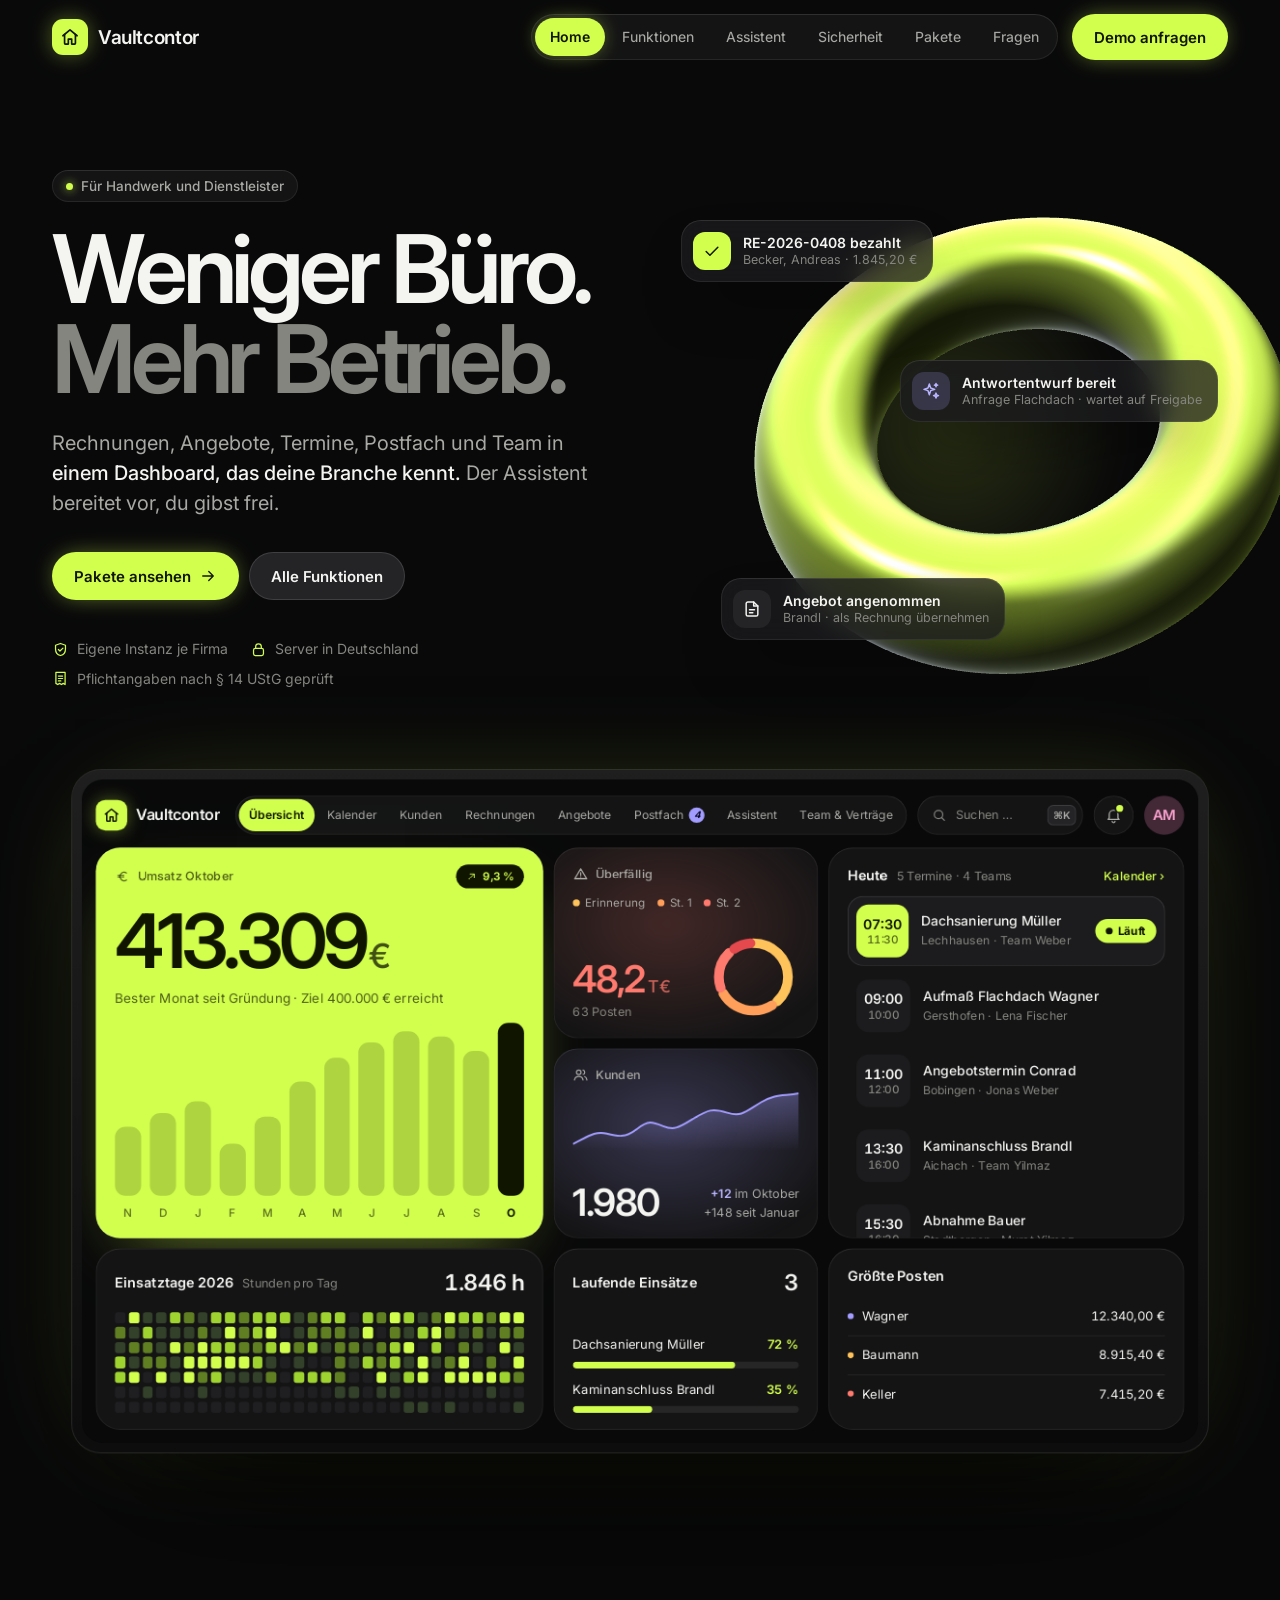
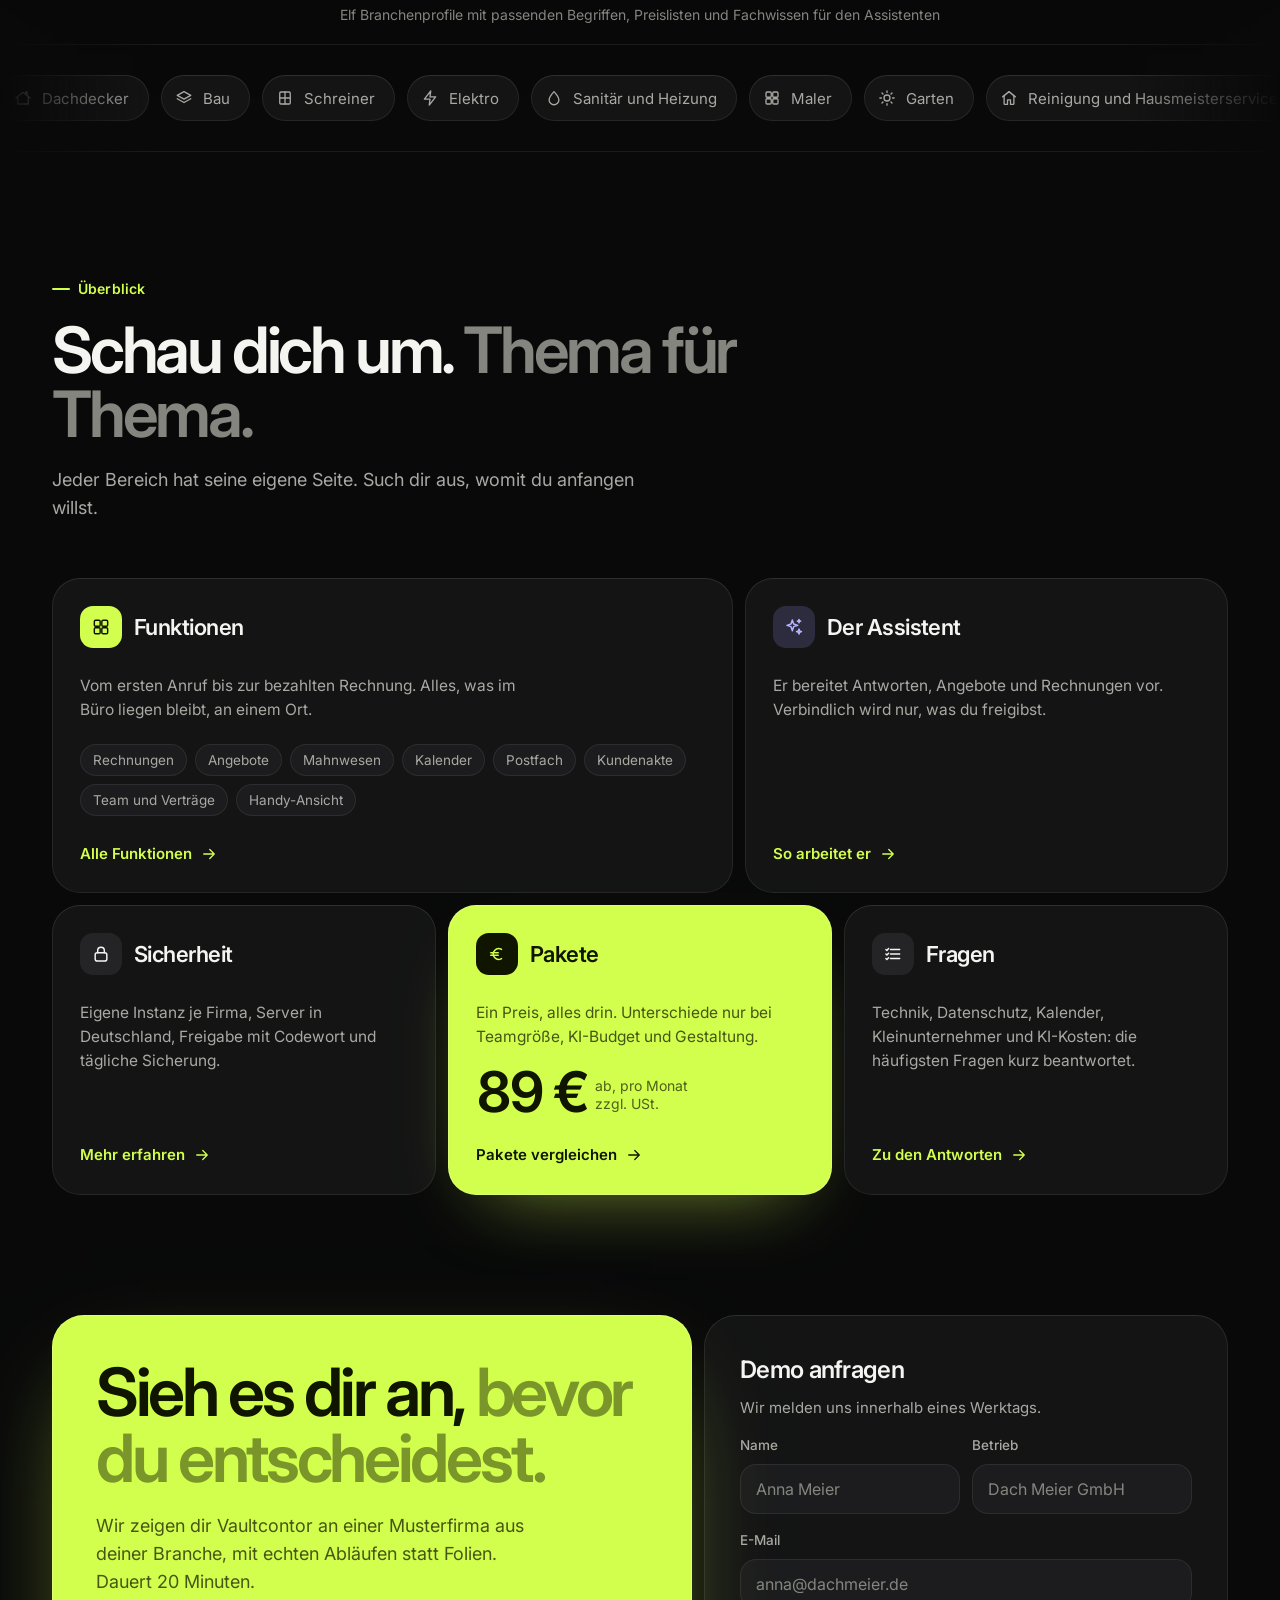
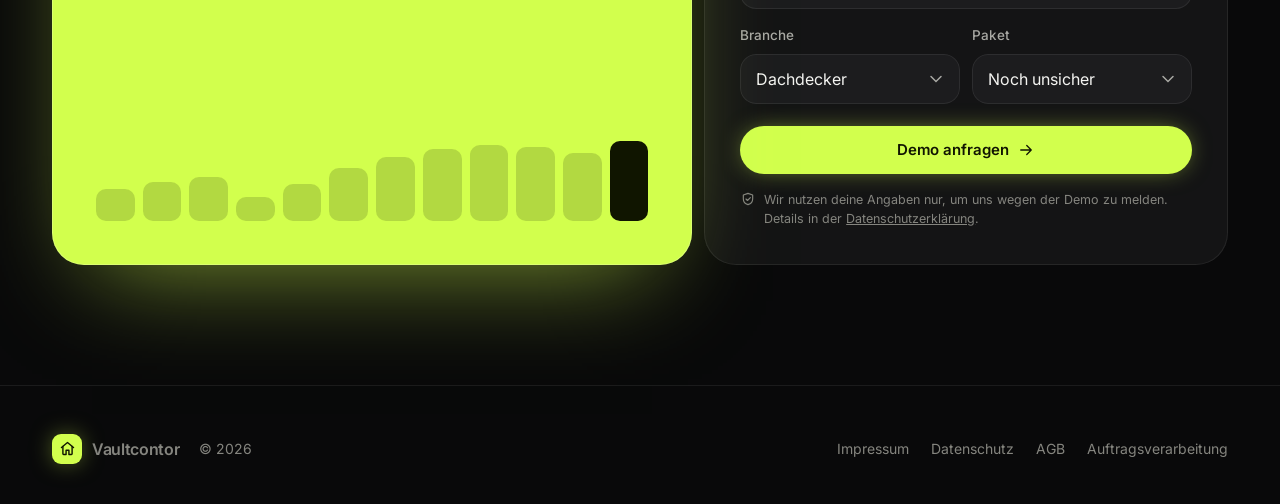
<file: webseite/index.html>
<!doctype html>
<html lang="de">
<head>
<meta charset="utf-8">
<meta name="viewport" content="width=device-width, initial-scale=1">
<title>Vaultcontor – Das Dashboard für Handwerk und Dienstleister</title>
<meta name="description" content="Rechnungen, Angebote, Termine, Postfach und Team in einem Dashboard, das deine Branche kennt. Der Assistent bereitet vor, du gibst frei.">
<meta name="theme-color" content="#09090a">
<meta property="og:type" content="website">
<meta property="og:locale" content="de_DE">
<meta property="og:site_name" content="Vaultcontor">
<meta property="og:title" content="Vaultcontor – Das Dashboard für Handwerk und Dienstleister">
<meta property="og:description" content="Rechnungen, Angebote, Termine, Postfach und Team in einem Dashboard, das deine Branche kennt. Der Assistent bereitet vor, du gibst frei.">
<link rel="icon" href="favicon.svg" type="image/svg+xml">
<link rel="preload" href="assets/fonts/inter-latin-opsz-normal.woff2" as="font" type="font/woff2" crossorigin>
<link rel="stylesheet" href="assets/css/style.css?v=5">
<script>document.documentElement.classList.add("js")</script>
</head>
<body>

<!-- Icons: dieselben Zeichnungen wie im Dashboard (design/bento-standard/quelle/common.js) -->
<svg width="0" height="0" style="position:absolute" aria-hidden="true">
  <symbol id="i-home" viewBox="0 0 24 24"><path d="M3.5 10.5 12 3.5l8.5 7"/><path d="M5.5 9v10.5a1 1 0 0 0 1 1H10v-6h4v6h3.5a1 1 0 0 0 1-1V9"/></symbol>
  <symbol id="i-cal" viewBox="0 0 24 24"><rect x="3.5" y="5" width="17" height="15.5" rx="3"/><path d="M3.5 10h17M8 3v4M16 3v4"/><path d="M8 14h.01M12 14h.01M16 14h.01M8 17.5h.01M12 17.5h.01"/></symbol>
  <symbol id="i-users" viewBox="0 0 24 24"><circle cx="9" cy="8" r="3.5"/><path d="M2.5 20c.6-3.4 3.3-5.5 6.5-5.5s5.9 2.1 6.5 5.5"/><path d="M15.5 4.6a3.5 3.5 0 0 1 0 6.8M18 14.8c1.9.8 3.1 2.6 3.5 5.2"/></symbol>
  <symbol id="i-receipt" viewBox="0 0 24 24"><path d="M5.5 3.5h13v17l-2.6-1.6-2.6 1.6-2.6-1.6-2.6 1.6-2.6-1.6z"/><path d="M9 8.5h6M9 12h6M9 15.5h3.5"/></symbol>
  <symbol id="i-inbox" viewBox="0 0 24 24"><path d="M3.5 13.5 6 5.5a1.5 1.5 0 0 1 1.4-1h9.2a1.5 1.5 0 0 1 1.4 1l2.5 8"/><path d="M3.5 13.5V18a2 2 0 0 0 2 2h13a2 2 0 0 0 2-2v-4.5H16l-1.5 2.5h-5L8 13.5z"/></symbol>
  <symbol id="i-sparkles" viewBox="0 0 24 24"><path d="M10 3.5l1.6 4.9 4.9 1.6-4.9 1.6L10 16.5l-1.6-4.9L3.5 10l4.9-1.6z"/><path d="M18 14.5l.8 2.2 2.2.8-2.2.8L18 20.5l-.8-2.2-2.2-.8 2.2-.8zM18 3l.5 1.5L20 5l-1.5.5L18 7l-.5-1.5L16 5l1.5-.5z"/></symbol>
  <symbol id="i-fileSig" viewBox="0 0 24 24"><path d="M14 3.5H7a2 2 0 0 0-2 2v13a2 2 0 0 0 2 2h10a2 2 0 0 0 2-2V8.5z"/><path d="M14 3.5v5h5"/><path d="M8.5 16.5c1-1.5 2-1.5 2.5 0s1.5 1.5 2.5-.5c.4.8 1 1.2 2 1"/></symbol>
  <symbol id="i-file" viewBox="0 0 24 24"><path d="M14 3.5H7a2 2 0 0 0-2 2v13a2 2 0 0 0 2 2h10a2 2 0 0 0 2-2V8.5z"/><path d="M14 3.5v5h5M9 13h6M9 16.5h4"/></symbol>
  <symbol id="i-search" viewBox="0 0 24 24"><circle cx="11" cy="11" r="6.5"/><path d="m20 20-4.2-4.2"/></symbol>
  <symbol id="i-bell" viewBox="0 0 24 24"><path d="M6 16V11a6 6 0 0 1 12 0v5l1.5 2h-15z"/><path d="M10 20.5a2 2 0 0 0 4 0"/></symbol>
  <symbol id="i-chevR" viewBox="0 0 24 24"><path d="m9 6 6 6-6 6"/></symbol>
  <symbol id="i-arrow" viewBox="0 0 24 24"><path d="M5 12h14M13 6l6 6-6 6"/></symbol>
  <symbol id="i-plus" viewBox="0 0 24 24"><path d="M12 5v14M5 12h14"/></symbol>
  <symbol id="i-phone" viewBox="0 0 24 24"><path d="M5 4h3.5l1.5 4.5-2.2 1.4a11 11 0 0 0 6.3 6.3l1.4-2.2L20 15.5V19a1.5 1.5 0 0 1-1.6 1.5C10.5 20 4 13.5 3.5 5.6A1.5 1.5 0 0 1 5 4z"/></symbol>
  <symbol id="i-mail" viewBox="0 0 24 24"><rect x="3" y="5" width="18" height="14" rx="2.5"/><path d="m3.5 7 8.5 6 8.5-6"/></symbol>
  <symbol id="i-clock" viewBox="0 0 24 24"><circle cx="12" cy="12" r="8.5"/><path d="M12 7.5V12l3 2"/></symbol>
  <symbol id="i-play" viewBox="0 0 24 24"><path d="M8 5.5v13l10.5-6.5z"/></symbol>
  <symbol id="i-check" viewBox="0 0 24 24"><path d="m5 12.5 4.5 4.5L19 7.5"/></symbol>
  <symbol id="i-x" viewBox="0 0 24 24"><path d="M6 6l12 12M18 6 6 18"/></symbol>
  <symbol id="i-alert" viewBox="0 0 24 24"><path d="M12 4 2.8 19.5h18.4z"/><path d="M12 10v4.5M12 17.3h.01"/></symbol>
  <symbol id="i-star" viewBox="0 0 24 24"><path d="m12 3.5 2.6 5.4 5.9.8-4.3 4.1 1 5.8-5.2-2.8-5.2 2.8 1-5.8-4.3-4.1 5.9-.8z"/></symbol>
  <symbol id="i-repeat" viewBox="0 0 24 24"><path d="M4 11V9.5A3.5 3.5 0 0 1 7.5 6H20m-3-3 3 3-3 3"/><path d="M20 13v1.5a3.5 3.5 0 0 1-3.5 3.5H4m3 3-3-3 3-3"/></symbol>
  <symbol id="i-download" viewBox="0 0 24 24"><path d="M12 4v11m-4.5-4.5L12 15l4.5-4.5M5 20h14"/></symbol>
  <symbol id="i-send" viewBox="0 0 24 24"><path d="M4 12 20 4l-5 16-3.5-6.5z"/><path d="m11.5 13.5 3-3"/></symbol>
  <symbol id="i-lock" viewBox="0 0 24 24"><rect x="5" y="10.5" width="14" height="10" rx="2.5"/><path d="M8 10.5V8a4 4 0 0 1 8 0v2.5"/></symbol>
  <symbol id="i-key" viewBox="0 0 24 24"><circle cx="8" cy="15" r="4"/><path d="m10.8 12.2 8.7-8.7M16.5 6.5l2.5 2.5M14 9l2 2"/></symbol>
  <symbol id="i-shield" viewBox="0 0 24 24"><path d="M12 3.5 19 6v5.5c0 4.6-3 7.8-7 9-4-1.2-7-4.4-7-9V6z"/><path d="m9 12 2.2 2.2L15.5 10"/></symbol>
  <symbol id="i-up" viewBox="0 0 24 24"><path d="M7 17 17 7M9 7h8v8"/></symbol>
  <symbol id="i-wrench" viewBox="0 0 24 24"><path d="M14.5 6.5a4 4 0 0 0 5 5L12 19a2.1 2.1 0 0 1-3-3l7.5-7.5"/><path d="M14.5 6.5 17 4a4 4 0 0 1 3 3l-2.5 2.5"/></symbol>
  <symbol id="i-roof" viewBox="0 0 24 24"><path d="M2.5 12 12 4.5l9.5 7.5"/><path d="M5 10.5V20h14v-9.5"/><path d="M15.5 6.5V4h2v4"/></symbol>
  <symbol id="i-monitor" viewBox="0 0 24 24"><rect x="3" y="4.5" width="18" height="12" rx="2"/><path d="M8.5 20h7M12 16.5V20"/></symbol>
  <symbol id="i-zap" viewBox="0 0 24 24"><path d="M13 2.5 4.5 13.5H12l-1 8 8.5-11H12z"/></symbol>
  <symbol id="i-drop" viewBox="0 0 24 24"><path d="M12 3.5s6.5 7 6.5 11a6.5 6.5 0 0 1-13 0c0-4 6.5-11 6.5-11z"/></symbol>
  <symbol id="i-grid" viewBox="0 0 24 24"><rect x="4" y="4" width="7" height="7" rx="1.5"/><rect x="13" y="4" width="7" height="7" rx="1.5"/><rect x="4" y="13" width="7" height="7" rx="1.5"/><rect x="13" y="13" width="7" height="7" rx="1.5"/></symbol>
  <symbol id="i-layers" viewBox="0 0 24 24"><path d="m12 3.5 9 5-9 5-9-5z"/><path d="m3 13 9 5 9-5"/></symbol>
  <symbol id="i-window" viewBox="0 0 24 24"><rect x="5" y="4" width="14" height="16" rx="1.5"/><path d="M12 4v16M5 12h14"/></symbol>
  <symbol id="i-nav" viewBox="0 0 24 24"><path d="M12 3 4.5 20.5 12 16.5l7.5 4z"/></symbol>
  <symbol id="i-euro" viewBox="0 0 24 24"><path d="M17.5 6.5A6.5 6.5 0 1 0 17.5 17.5"/><path d="M4.5 10.5h9M4.5 13.5h9"/></symbol>
  <symbol id="i-list" viewBox="0 0 24 24"><path d="M9 6.5h11M9 12h11M9 17.5h11"/><path d="m3.5 6.5 1.2 1.2 2-2.2M3.5 12l1.2 1.2 2-2.2M3.5 17.5l1.2 1.2 2-2.2"/></symbol>
  <symbol id="i-megaphone" viewBox="0 0 24 24"><path d="M4 10v4a1 1 0 0 0 1 1h2l8 4.5v-15L7 9H5a1 1 0 0 0-1 1z"/><path d="M18.5 9.5a3.5 3.5 0 0 1 0 5M8 15l1.5 5h2.5l-1-4.5"/></symbol>
  <symbol id="i-menu" viewBox="0 0 24 24"><path d="M4 7h16M4 12h16M4 17h16"/></symbol>
  <symbol id="i-sun" viewBox="0 0 24 24"><circle cx="12" cy="12" r="4"/><path d="M12 2.5v2M12 19.5v2M2.5 12h2M19.5 12h2M5.3 5.3l1.4 1.4M17.3 17.3l1.4 1.4M18.7 5.3l-1.4 1.4M6.7 17.3l-1.4 1.4"/></symbol>
</svg>

<!-- ============ Kopfzeile ============ -->
<header class="top" id="top">
  <div class="wrap">
    <a href="index.html" class="brand" aria-label="Vaultcontor Startseite"><span class="logo"><svg class="ic"><use href="#i-home"/></svg></span>Vaultcontor</a>
    <nav class="pnav" id="pnav" aria-label="Hauptmenü">
      <a href="index.html" class="on" aria-current="page">Home</a>
      <a href="funktionen.html">Funktionen</a>
      <a href="assistent.html">Assistent</a>
      <a href="sicherheit.html">Sicherheit</a>
      <a href="pakete.html">Pakete</a>
      <a href="fragen.html">Fragen</a>
      <a href="#kontakt" class="nav-demo">Demo anfragen</a>
    </nav>
    <a href="#kontakt" class="btn lime cta">Demo anfragen</a>
    <button class="menu-btn" id="menuBtn" type="button" aria-label="Menü öffnen" aria-expanded="false" aria-controls="pnav"><svg class="ic"><use href="#i-menu"/></svg></button>
  </div>
</header>

<main>
<!-- ============ Hero ============ -->
<section class="hero">
  <div class="wrap hero-grid">
    <div>
      <span class="chip rv"><i></i>Für Handwerk und Dienstleister</span>
      <h1 class="rv d1">Weniger Büro.<br><span>Mehr Betrieb.</span></h1>
      <p class="lead rv d2">Rechnungen, Angebote, Termine, Postfach und Team in <b>einem Dashboard, das deine Branche kennt.</b> Der Assistent bereitet vor, du gibst frei.</p>
      <div class="hero-cta rv d3">
        <a href="pakete.html" class="btn lime">Pakete ansehen <svg class="ic go"><use href="#i-arrow"/></svg></a>
        <a href="funktionen.html" class="btn">Alle Funktionen</a>
      </div>
      <div class="trust rv d3">
        <span><svg class="ic"><use href="#i-shield"/></svg>Eigene Instanz je Firma</span>
        <span><svg class="ic"><use href="#i-lock"/></svg>Server in Deutschland</span>
        <span><svg class="ic"><use href="#i-receipt"/></svg>Pflichtangaben nach § 14 UStG geprüft</span>
      </div>
    </div>
    <div class="stage" id="stage">
      <div class="halo"></div>
      <canvas id="ring" aria-hidden="true"></canvas>
      <div class="float f1" data-depth="40">
        <span class="ict lime"><svg class="ic"><use href="#i-check"/></svg></span>
        <span><b>RE-2026-0408 bezahlt</b><small>Becker, Andreas · 1.845,20 €</small></span>
      </div>
      <div class="float f2" data-depth="70">
        <span class="ict calm"><svg class="ic"><use href="#i-sparkles"/></svg></span>
        <span><b>Antwortentwurf bereit</b><small>Anfrage Flachdach · wartet auf Freigabe</small></span>
      </div>
      <div class="float f3" data-depth="55">
        <span class="ict"><svg class="ic"><use href="#i-file"/></svg></span>
        <span><b>Angebot angenommen</b><small>Brandl · als Rechnung übernehmen</small></span>
      </div>
    </div>
  </div>
</section>

<!-- ============ Produkt in 3D ============ -->
<section class="showcase" aria-label="So sieht dein Dashboard aus">
  <div class="wrap">
    <div class="screen" id="screen">
      <div class="screen-in" id="screenIn">
        <div class="mk" id="mk" aria-hidden="true">
          <div class="mk-bar">
            <div class="brand"><span class="logo"><svg class="ic"><use href="#i-home"/></svg></span>Vaultcontor</div>
            <div class="mk-nav"><span class="on">Übersicht</span><span>Kalender</span><span>Kunden</span><span>Rechnungen</span><span>Angebote</span><span>Postfach <i class="cnt">4</i></span><span>Assistent</span><span>Team &amp; Verträge</span></div>
            <div class="mk-cmd"><svg class="ic" style="width:18px;height:18px"><use href="#i-search"/></svg><span>Suchen …</span><i class="kbd">⌘K</i></div>
            <div class="mk-i"><svg class="ic"><use href="#i-bell"/></svg><i class="dot"></i></div>
            <div class="av" style="--hue:330;--s:46px">AM</div>
          </div>
          <div class="mk-grid">
            <div class="t lime" style="grid-column:1/6;grid-row:1/3">
              <div style="display:flex;justify-content:space-between;align-items:center">
                <span class="tl"><svg class="ic"><use href="#i-euro"/></svg>Umsatz Oktober</span>
                <span class="chip-ink"><svg class="ic" style="width:14px;height:14px"><use href="#i-up"/></svg>9,3 %</span>
              </div>
              <div class="giant num" style="margin-top:22px">413.309<span class="unit">€</span></div>
              <div style="font-size:15px;color:rgba(16,21,0,.68);margin-top:14px">Bester Monat seit Gründung · Ziel 400.000 € erreicht</div>
              <div class="bars">
                <i style="--h:40%"></i><i style="--h:48%"></i><i style="--h:55%"></i><i style="--h:30%"></i><i style="--h:46%"></i><i style="--h:66%"></i><i style="--h:80%"></i><i style="--h:89%"></i><i style="--h:95%"></i><i style="--h:92%"></i><i style="--h:84%"></i><i style="--h:100%"></i>
              </div>
              <div class="bars-l"><span>N</span><span>D</span><span>J</span><span>F</span><span>M</span><span>A</span><span>M</span><span>J</span><span>J</span><span>A</span><span>S</span><span>O</span></div>
            </div>
            <div class="t glow" style="grid-column:6/9;grid-row:1">
              <span class="tl"><svg class="ic"><use href="#i-alert"/></svg>Überfällig</span>
              <div class="legend"><span><i style="background:var(--warn)"></i>Erinnerung</span><span><i style="background:#ff9f5a"></i>St. 1</span><span><i style="background:var(--bad)"></i>St. 2</span></div>
              <div style="display:flex;align-items:flex-end;justify-content:space-between;margin-top:auto">
                <div><div class="big num" style="color:var(--bad)">48,2<span class="unit">T€</span></div><div class="faint" style="font-size:14px;margin-top:6px">63 Posten</div></div>
                <svg width="104" height="104" viewBox="0 0 42 42" style="transform:rotate(-90deg)"><circle cx="21" cy="21" r="16" fill="none" stroke="rgba(255,255,255,.07)" stroke-width="4.5"/><circle cx="21" cy="21" r="16" fill="none" stroke="var(--warn)" stroke-width="4.5" stroke-dasharray="38 100.5" stroke-linecap="round"/><circle cx="21" cy="21" r="16" fill="none" stroke="#ff9f5a" stroke-width="4.5" stroke-dasharray="26 100.5" stroke-dashoffset="-41" stroke-linecap="round"/><circle cx="21" cy="21" r="16" fill="none" stroke="var(--bad)" stroke-width="4.5" stroke-dasharray="18 100.5" stroke-dashoffset="-70" stroke-linecap="round"/><circle cx="21" cy="21" r="16" fill="none" stroke="#e5484d" stroke-width="4.5" stroke-dasharray="8 100.5" stroke-dashoffset="-91" stroke-linecap="round"/></svg>
              </div>
            </div>
            <div class="t glow cg" style="grid-column:6/9;grid-row:2">
              <span class="tl"><svg class="ic"><use href="#i-users"/></svg>Kunden</span>
              <svg viewBox="0 0 300 80" preserveAspectRatio="none" style="width:100%;height:70px;margin-top:10px"><defs><linearGradient id="g1" x1="0" y1="0" x2="0" y2="1"><stop offset="0" stop-color="#a39dff" stop-opacity=".35"/><stop offset="1" stop-color="#a39dff" stop-opacity="0"/></linearGradient></defs><path d="M0 70 C20 60 30 52 45 56 S70 62 85 50 105 40 120 46 140 48 160 36 185 22 205 28 230 26 250 14 280 6 300 2 V80 H0Z" fill="url(#g1)"/><path d="M0 70 C20 60 30 52 45 56 S70 62 85 50 105 40 120 46 140 48 160 36 185 22 205 28 230 26 250 14 280 6 300 2" fill="none" stroke="#a39dff" stroke-width="2.5"/></svg>
              <div style="display:flex;align-items:flex-end;justify-content:space-between;margin-top:auto">
                <div class="big num">1.980</div>
                <div style="text-align:right;font-size:14px;color:var(--tx2)"><b style="color:var(--calm-tx);font-weight:600">+12</b> im Oktober<br>+148 seit Januar</div>
              </div>
            </div>
            <div class="t" style="grid-column:9/13;grid-row:1/3">
              <div style="display:flex;align-items:center;gap:10px"><b style="font-size:16px;font-weight:600">Heute</b><span class="faint" style="font-size:14px;white-space:nowrap">5 Termine · 4 Teams</span><span style="margin-left:auto;color:var(--lime);font-size:14px;font-weight:500;white-space:nowrap">Kalender ›</span></div>
              <div class="today">
                <div class="trow on"><div class="tt num">07:30<small>11:30</small></div><div><b>Dachsanierung Müller</b><em>Lechhausen · Team Weber</em></div><span class="sp"></span><span class="run">Läuft</span></div>
                <div class="trow"><div class="tt num">09:00<small>10:00</small></div><div><b>Aufmaß Flachdach Wagner</b><em>Gersthofen · Lena Fischer</em></div></div>
                <div class="trow"><div class="tt num">11:00<small>12:00</small></div><div><b>Angebotstermin Conrad</b><em>Bobingen · Jonas Weber</em></div></div>
                <div class="trow"><div class="tt num">13:30<small>16:00</small></div><div><b>Kaminanschluss Brandl</b><em>Aichach · Team Yilmaz</em></div></div>
                <div class="trow"><div class="tt num">15:30<small>16:30</small></div><div><b>Abnahme Bauer</b><em>Stadtbergen · Murat Yilmaz</em></div></div>
              </div>
            </div>
            <div class="t" style="grid-column:1/6;grid-row:3">
              <div style="display:flex;align-items:center;gap:10px"><b style="font-size:16px;font-weight:600">Einsatztage 2026</b><span class="faint" style="font-size:14px">Stunden pro Tag</span><span class="num" style="margin-left:auto;font-size:26px;font-weight:600;letter-spacing:-.03em">1.846 h</span></div>
              <div class="heat" id="heatBig"></div>
            </div>
            <div class="t" style="grid-column:6/9;grid-row:3">
              <div style="display:flex;align-items:center"><b style="font-size:16px;font-weight:600">Laufende Einsätze</b><span class="num" style="margin-left:auto;font-size:26px;font-weight:600">3</span></div>
              <div style="margin-top:auto">
                <div class="prow"><span>Dachsanierung Müller</span><b>72 %</b></div><div class="prog"><i style="width:72%"></i></div>
                <div class="prow"><span>Kaminanschluss Brandl</span><b>35 %</b></div><div class="prog"><i style="width:35%"></i></div>
              </div>
            </div>
            <div class="t" style="grid-column:9/13;grid-row:3">
              <b style="font-size:16px;font-weight:600">Größte Posten</b>
              <div style="margin-top:auto">
                <div class="post"><i style="background:var(--calm)"></i><span>Wagner</span><span>12.340,00 €</span></div>
                <div class="post"><i style="background:var(--warn)"></i><span>Baumann</span><span>8.915,40 €</span></div>
                <div class="post"><i style="background:var(--bad)"></i><span>Keller</span><span>7.415,20 €</span></div>
              </div>
            </div>
          </div>
        </div>
      </div>
    </div>
  </div>
</section>

<!-- ============ Branchen ============ -->
<section style="padding:70px 0 0">
  <p class="mq-cap">Elf Branchenprofile mit passenden Begriffen, Preislisten und Fachwissen für den Assistenten</p>
  <div class="marquee">
    <div class="mq" id="mq">
      <span><svg class="ic"><use href="#i-roof"/></svg>Dachdecker</span>
      <span><svg class="ic"><use href="#i-layers"/></svg>Bau</span>
      <span><svg class="ic"><use href="#i-window"/></svg>Schreiner</span>
      <span><svg class="ic"><use href="#i-zap"/></svg>Elektro</span>
      <span><svg class="ic"><use href="#i-drop"/></svg>Sanitär und Heizung</span>
      <span><svg class="ic"><use href="#i-grid"/></svg>Maler</span>
      <span><svg class="ic"><use href="#i-sun"/></svg>Garten</span>
      <span><svg class="ic"><use href="#i-home"/></svg>Reinigung und Hausmeisterservice</span>
      <span><svg class="ic"><use href="#i-monitor"/></svg>IT-Support</span>
      <span><svg class="ic"><use href="#i-wrench"/></svg>Handwerk allgemein</span>
      <span><svg class="ic"><use href="#i-users"/></svg>Dienstleistung allgemein</span>
    </div>
  </div>
</section>

<!-- ============ Überblick ============ -->
<section class="sec">
  <div class="wrap">
    <div class="sec-h rv">
      <span class="eyebrow">Überblick</span>
      <h2>Schau dich um. <span>Thema für Thema.</span></h2>
      <p>Jeder Bereich hat seine eigene Seite. Such dir aus, womit du anfangen willst.</p>
    </div>

    <div class="bento">
      <a href="funktionen.html" class="f s7 rv" data-tilt>
        <div class="head lift"><span class="ict lime"><svg class="ic"><use href="#i-grid"/></svg></span><h3>Funktionen</h3></div>
        <p>Vom ersten Anruf bis zur bezahlten Rechnung. Alles, was im Büro liegen bleibt, an einem Ort.</p>
        <div class="tags lift"><span>Rechnungen</span><span>Angebote</span><span>Mahnwesen</span><span>Kalender</span><span>Postfach</span><span>Kundenakte</span><span>Team und Verträge</span><span>Handy-Ansicht</span></div>
        <span class="more">Alle Funktionen <svg class="ic"><use href="#i-arrow"/></svg></span>
      </a>

      <a href="assistent.html" class="f s5 rv d1" data-tilt>
        <div class="head lift"><span class="ict calm"><svg class="ic"><use href="#i-sparkles"/></svg></span><h3>Der Assistent</h3></div>
        <p>Er bereitet Antworten, Angebote und Rechnungen vor. Verbindlich wird nur, was du freigibst.</p>
        <span class="more">So arbeitet er <svg class="ic"><use href="#i-arrow"/></svg></span>
      </a>

      <a href="sicherheit.html" class="f s4 rv" data-tilt>
        <div class="head lift"><span class="ict"><svg class="ic"><use href="#i-lock"/></svg></span><h3>Sicherheit</h3></div>
        <p>Eigene Instanz je Firma, Server in Deutschland, Freigabe mit Codewort und tägliche Sicherung.</p>
        <span class="more">Mehr erfahren <svg class="ic"><use href="#i-arrow"/></svg></span>
      </a>

      <a href="pakete.html" class="f lime s4 rv d1" data-tilt>
        <div class="head lift"><span class="ict" style="background:var(--lime-ink);color:var(--lime)"><svg class="ic"><use href="#i-euro"/></svg></span><h3>Pakete</h3></div>
        <p>Ein Preis, alles drin. Unterschiede nur bei Teamgröße, KI-Budget und Gestaltung.</p>
        <div class="pfrom lift"><b>89 €</b><span>ab, pro Monat<br>zzgl. USt.</span></div>
        <span class="more">Pakete vergleichen <svg class="ic"><use href="#i-arrow"/></svg></span>
      </a>

      <a href="fragen.html" class="f s4 rv d2" data-tilt>
        <div class="head lift"><span class="ict"><svg class="ic"><use href="#i-list"/></svg></span><h3>Fragen</h3></div>
        <p>Technik, Datenschutz, Kalender, Kleinunternehmer und KI-Kosten: die häufigsten Fragen kurz beantwortet.</p>
        <span class="more">Zu den Antworten <svg class="ic"><use href="#i-arrow"/></svg></span>
      </a>
    </div>
  </div>
</section>

<!-- ============ Demo anfragen ============ -->
<section id="kontakt">
  <div class="wrap final">
    <div class="cta-tile rv">
      <h2>Sieh es dir an, <span>bevor du entscheidest.</span></h2>
      <p>Wir zeigen dir Vaultcontor an einer Musterfirma aus deiner Branche, mit echten Abläufen statt Folien. Dauert 20 Minuten.</p>
      <div class="mini-bars"><i style="--h:40%"></i><i style="--h:48%"></i><i style="--h:55%"></i><i style="--h:30%"></i><i style="--h:46%"></i><i style="--h:66%"></i><i style="--h:80%"></i><i style="--h:89%"></i><i style="--h:95%"></i><i style="--h:92%"></i><i style="--h:84%"></i><i style="--h:100%"></i></div>
    </div>
    <form class="form rv d1" id="form" action="anfrage.php" method="post" novalidate>
      <h3>Demo anfragen</h3>
      <p class="sub">Wir melden uns innerhalb eines Werktags.</p>
      <div class="two">
        <div><label class="fl" for="f-name">Name</label><input class="inp" id="f-name" name="name" autocomplete="name" placeholder="Anna Meier" required></div>
        <div><label class="fl" for="f-firma">Betrieb</label><input class="inp" id="f-firma" name="firma" autocomplete="organization" placeholder="Dach Meier GmbH" required></div>
      </div>
      <div><label class="fl" for="f-mail">E-Mail</label><input class="inp" id="f-mail" name="email" type="email" autocomplete="email" placeholder="anna@dachmeier.de" required></div>
      <div class="two">
        <div><label class="fl" for="f-branche">Branche</label>
          <select class="inp" id="f-branche" name="branche">
            <option>Dachdecker</option><option>Bau</option><option>Schreiner</option><option>Elektro</option><option>Sanitär und Heizung</option><option>Maler</option><option>Garten</option><option>Reinigung und Hausmeisterservice</option><option>IT-Support</option><option>Anderes Handwerk</option><option>Andere Dienstleistung</option>
          </select></div>
        <div><label class="fl" for="f-paket">Paket</label>
          <select class="inp" id="f-paket" name="paket"><option>Noch unsicher</option><option>Start</option><option>Standard</option><option>Pro</option></select></div>
      </div>
      <div class="hp" aria-hidden="true"><label for="f-website">Website</label><input id="f-website" name="website" tabindex="-1" autocomplete="off"></div>
      <p class="form-err" id="formErr" role="alert" hidden></p>
      <button class="btn lime" type="submit">Demo anfragen <svg class="ic go"><use href="#i-arrow"/></svg></button>
      <p class="legal"><svg class="ic"><use href="#i-shield"/></svg><span>Wir nutzen deine Angaben nur, um uns wegen der Demo zu melden. Details in der <a href="#" style="text-decoration:underline">Datenschutzerklärung</a>.</span></p>
      <div class="done" aria-live="polite"><span class="logo"><svg class="ic"><use href="#i-check"/></svg></span><h3>Danke, ist angekommen.</h3><p class="muted" style="margin-top:8px">Wir melden uns innerhalb eines Werktags bei dir.</p></div>
    </form>
  </div>
</section>
</main>

<footer>
  <div class="wrap">
    <a href="index.html" class="brand" style="font-size:16px"><span class="logo" style="width:30px;height:30px;border-radius:9px"><svg class="ic" style="width:17px;height:17px"><use href="#i-home"/></svg></span>Vaultcontor</a>
    <span>© 2026</span>
    <nav aria-label="Rechtliches">
      <a href="#">Impressum</a><a href="#">Datenschutz</a><a href="#">AGB</a><a href="#">Auftragsverarbeitung</a>
    </nav>
  </div>
</footer>

<script src="assets/js/main.js?v=5"></script>
</body>
</html>
</file>
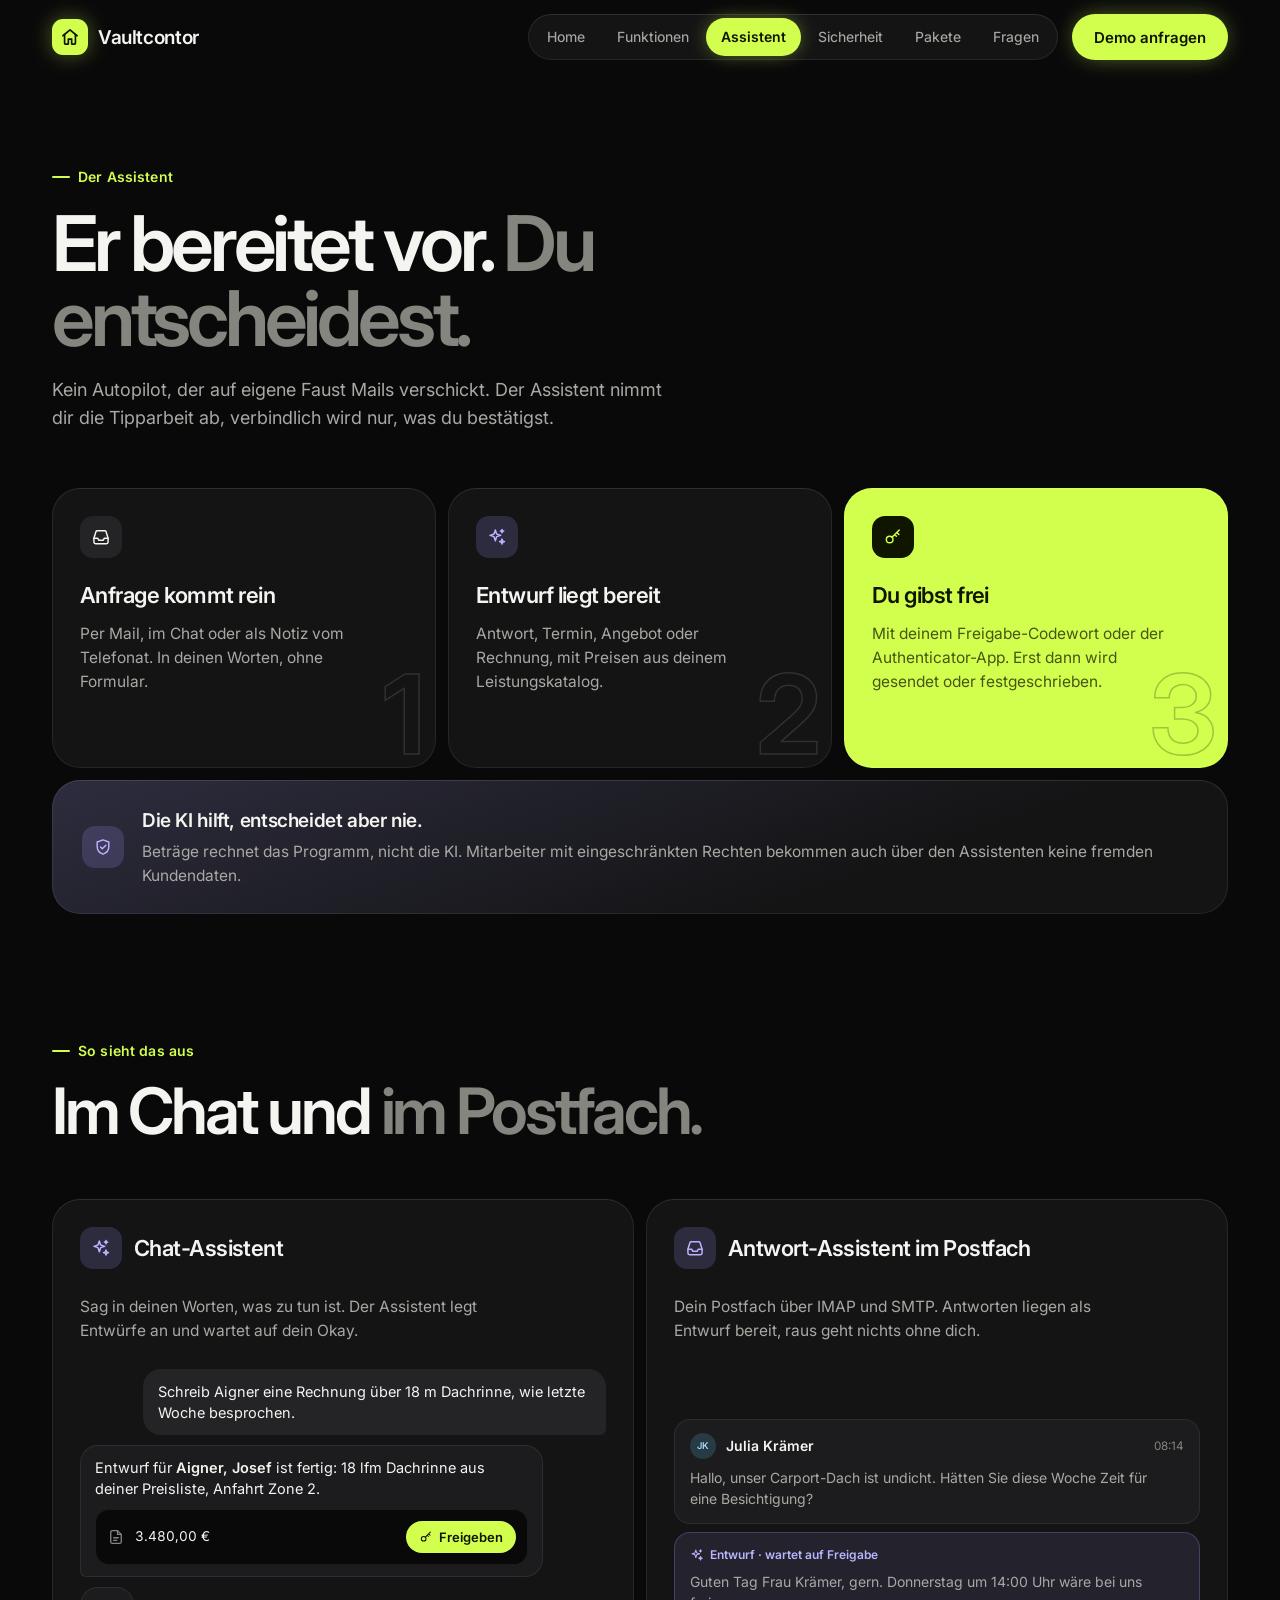
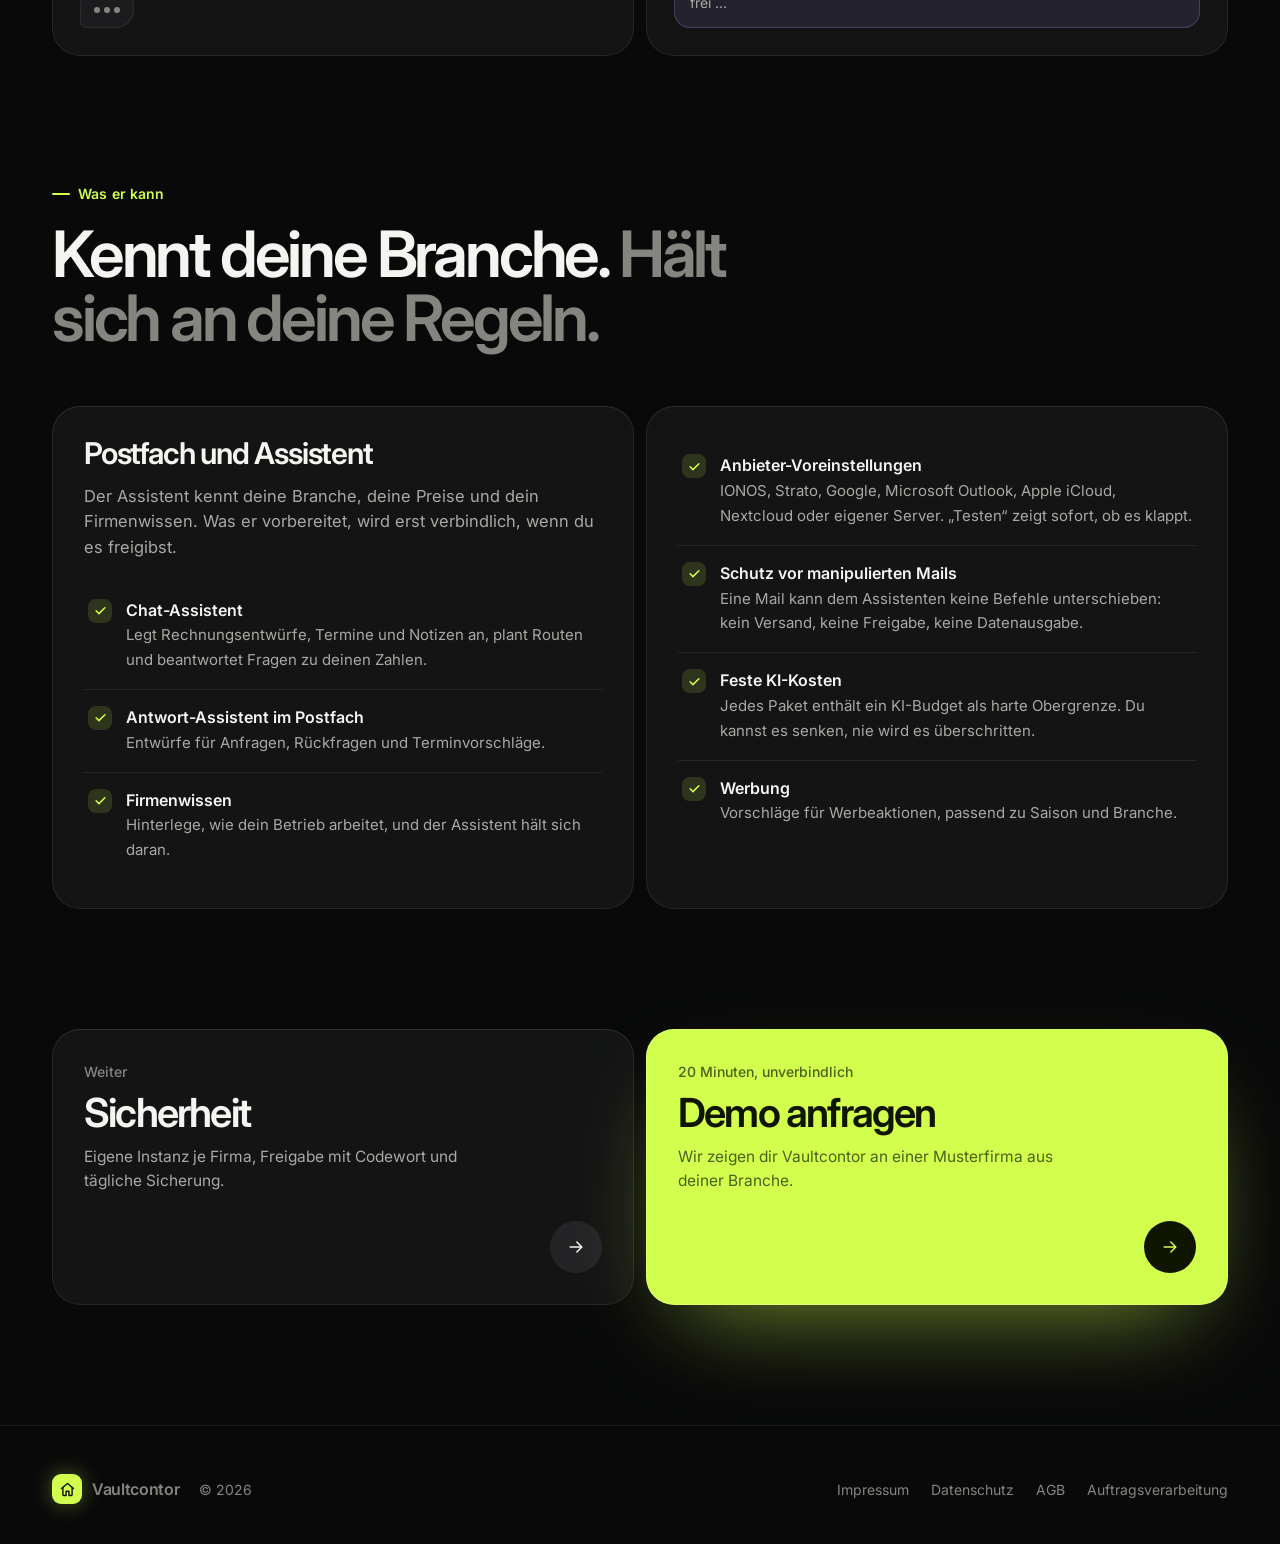
<file: webseite/assistent.html>
<!doctype html>
<html lang="de">
<head>
<meta charset="utf-8">
<meta name="viewport" content="width=device-width, initial-scale=1">
<title>Der Assistent – Vaultcontor</title>
<meta name="description" content="Der Assistent von Vaultcontor bereitet Antworten, Angebote und Rechnungen vor. Verbindlich wird nur, was du freigibst.">
<meta name="theme-color" content="#09090a">
<meta property="og:type" content="website">
<meta property="og:locale" content="de_DE">
<meta property="og:site_name" content="Vaultcontor">
<meta property="og:title" content="Der Assistent – Vaultcontor">
<meta property="og:description" content="Der Assistent von Vaultcontor bereitet Antworten, Angebote und Rechnungen vor. Verbindlich wird nur, was du freigibst.">
<link rel="icon" href="favicon.svg" type="image/svg+xml">
<link rel="preload" href="assets/fonts/inter-latin-opsz-normal.woff2" as="font" type="font/woff2" crossorigin>
<link rel="stylesheet" href="assets/css/style.css?v=5">
<script>document.documentElement.classList.add("js")</script>
</head>
<body>

<!-- Icons: dieselben Zeichnungen wie im Dashboard (design/bento-standard/quelle/common.js) -->
<svg width="0" height="0" style="position:absolute" aria-hidden="true">
  <symbol id="i-home" viewBox="0 0 24 24"><path d="M3.5 10.5 12 3.5l8.5 7"/><path d="M5.5 9v10.5a1 1 0 0 0 1 1H10v-6h4v6h3.5a1 1 0 0 0 1-1V9"/></symbol>
  <symbol id="i-cal" viewBox="0 0 24 24"><rect x="3.5" y="5" width="17" height="15.5" rx="3"/><path d="M3.5 10h17M8 3v4M16 3v4"/><path d="M8 14h.01M12 14h.01M16 14h.01M8 17.5h.01M12 17.5h.01"/></symbol>
  <symbol id="i-users" viewBox="0 0 24 24"><circle cx="9" cy="8" r="3.5"/><path d="M2.5 20c.6-3.4 3.3-5.5 6.5-5.5s5.9 2.1 6.5 5.5"/><path d="M15.5 4.6a3.5 3.5 0 0 1 0 6.8M18 14.8c1.9.8 3.1 2.6 3.5 5.2"/></symbol>
  <symbol id="i-receipt" viewBox="0 0 24 24"><path d="M5.5 3.5h13v17l-2.6-1.6-2.6 1.6-2.6-1.6-2.6 1.6-2.6-1.6z"/><path d="M9 8.5h6M9 12h6M9 15.5h3.5"/></symbol>
  <symbol id="i-inbox" viewBox="0 0 24 24"><path d="M3.5 13.5 6 5.5a1.5 1.5 0 0 1 1.4-1h9.2a1.5 1.5 0 0 1 1.4 1l2.5 8"/><path d="M3.5 13.5V18a2 2 0 0 0 2 2h13a2 2 0 0 0 2-2v-4.5H16l-1.5 2.5h-5L8 13.5z"/></symbol>
  <symbol id="i-sparkles" viewBox="0 0 24 24"><path d="M10 3.5l1.6 4.9 4.9 1.6-4.9 1.6L10 16.5l-1.6-4.9L3.5 10l4.9-1.6z"/><path d="M18 14.5l.8 2.2 2.2.8-2.2.8L18 20.5l-.8-2.2-2.2-.8 2.2-.8zM18 3l.5 1.5L20 5l-1.5.5L18 7l-.5-1.5L16 5l1.5-.5z"/></symbol>
  <symbol id="i-fileSig" viewBox="0 0 24 24"><path d="M14 3.5H7a2 2 0 0 0-2 2v13a2 2 0 0 0 2 2h10a2 2 0 0 0 2-2V8.5z"/><path d="M14 3.5v5h5"/><path d="M8.5 16.5c1-1.5 2-1.5 2.5 0s1.5 1.5 2.5-.5c.4.8 1 1.2 2 1"/></symbol>
  <symbol id="i-file" viewBox="0 0 24 24"><path d="M14 3.5H7a2 2 0 0 0-2 2v13a2 2 0 0 0 2 2h10a2 2 0 0 0 2-2V8.5z"/><path d="M14 3.5v5h5M9 13h6M9 16.5h4"/></symbol>
  <symbol id="i-search" viewBox="0 0 24 24"><circle cx="11" cy="11" r="6.5"/><path d="m20 20-4.2-4.2"/></symbol>
  <symbol id="i-bell" viewBox="0 0 24 24"><path d="M6 16V11a6 6 0 0 1 12 0v5l1.5 2h-15z"/><path d="M10 20.5a2 2 0 0 0 4 0"/></symbol>
  <symbol id="i-chevR" viewBox="0 0 24 24"><path d="m9 6 6 6-6 6"/></symbol>
  <symbol id="i-arrow" viewBox="0 0 24 24"><path d="M5 12h14M13 6l6 6-6 6"/></symbol>
  <symbol id="i-plus" viewBox="0 0 24 24"><path d="M12 5v14M5 12h14"/></symbol>
  <symbol id="i-phone" viewBox="0 0 24 24"><path d="M5 4h3.5l1.5 4.5-2.2 1.4a11 11 0 0 0 6.3 6.3l1.4-2.2L20 15.5V19a1.5 1.5 0 0 1-1.6 1.5C10.5 20 4 13.5 3.5 5.6A1.5 1.5 0 0 1 5 4z"/></symbol>
  <symbol id="i-mail" viewBox="0 0 24 24"><rect x="3" y="5" width="18" height="14" rx="2.5"/><path d="m3.5 7 8.5 6 8.5-6"/></symbol>
  <symbol id="i-clock" viewBox="0 0 24 24"><circle cx="12" cy="12" r="8.5"/><path d="M12 7.5V12l3 2"/></symbol>
  <symbol id="i-play" viewBox="0 0 24 24"><path d="M8 5.5v13l10.5-6.5z"/></symbol>
  <symbol id="i-check" viewBox="0 0 24 24"><path d="m5 12.5 4.5 4.5L19 7.5"/></symbol>
  <symbol id="i-x" viewBox="0 0 24 24"><path d="M6 6l12 12M18 6 6 18"/></symbol>
  <symbol id="i-alert" viewBox="0 0 24 24"><path d="M12 4 2.8 19.5h18.4z"/><path d="M12 10v4.5M12 17.3h.01"/></symbol>
  <symbol id="i-star" viewBox="0 0 24 24"><path d="m12 3.5 2.6 5.4 5.9.8-4.3 4.1 1 5.8-5.2-2.8-5.2 2.8 1-5.8-4.3-4.1 5.9-.8z"/></symbol>
  <symbol id="i-repeat" viewBox="0 0 24 24"><path d="M4 11V9.5A3.5 3.5 0 0 1 7.5 6H20m-3-3 3 3-3 3"/><path d="M20 13v1.5a3.5 3.5 0 0 1-3.5 3.5H4m3 3-3-3 3-3"/></symbol>
  <symbol id="i-download" viewBox="0 0 24 24"><path d="M12 4v11m-4.5-4.5L12 15l4.5-4.5M5 20h14"/></symbol>
  <symbol id="i-send" viewBox="0 0 24 24"><path d="M4 12 20 4l-5 16-3.5-6.5z"/><path d="m11.5 13.5 3-3"/></symbol>
  <symbol id="i-lock" viewBox="0 0 24 24"><rect x="5" y="10.5" width="14" height="10" rx="2.5"/><path d="M8 10.5V8a4 4 0 0 1 8 0v2.5"/></symbol>
  <symbol id="i-key" viewBox="0 0 24 24"><circle cx="8" cy="15" r="4"/><path d="m10.8 12.2 8.7-8.7M16.5 6.5l2.5 2.5M14 9l2 2"/></symbol>
  <symbol id="i-shield" viewBox="0 0 24 24"><path d="M12 3.5 19 6v5.5c0 4.6-3 7.8-7 9-4-1.2-7-4.4-7-9V6z"/><path d="m9 12 2.2 2.2L15.5 10"/></symbol>
  <symbol id="i-up" viewBox="0 0 24 24"><path d="M7 17 17 7M9 7h8v8"/></symbol>
  <symbol id="i-wrench" viewBox="0 0 24 24"><path d="M14.5 6.5a4 4 0 0 0 5 5L12 19a2.1 2.1 0 0 1-3-3l7.5-7.5"/><path d="M14.5 6.5 17 4a4 4 0 0 1 3 3l-2.5 2.5"/></symbol>
  <symbol id="i-roof" viewBox="0 0 24 24"><path d="M2.5 12 12 4.5l9.5 7.5"/><path d="M5 10.5V20h14v-9.5"/><path d="M15.5 6.5V4h2v4"/></symbol>
  <symbol id="i-monitor" viewBox="0 0 24 24"><rect x="3" y="4.5" width="18" height="12" rx="2"/><path d="M8.5 20h7M12 16.5V20"/></symbol>
  <symbol id="i-zap" viewBox="0 0 24 24"><path d="M13 2.5 4.5 13.5H12l-1 8 8.5-11H12z"/></symbol>
  <symbol id="i-drop" viewBox="0 0 24 24"><path d="M12 3.5s6.5 7 6.5 11a6.5 6.5 0 0 1-13 0c0-4 6.5-11 6.5-11z"/></symbol>
  <symbol id="i-grid" viewBox="0 0 24 24"><rect x="4" y="4" width="7" height="7" rx="1.5"/><rect x="13" y="4" width="7" height="7" rx="1.5"/><rect x="4" y="13" width="7" height="7" rx="1.5"/><rect x="13" y="13" width="7" height="7" rx="1.5"/></symbol>
  <symbol id="i-layers" viewBox="0 0 24 24"><path d="m12 3.5 9 5-9 5-9-5z"/><path d="m3 13 9 5 9-5"/></symbol>
  <symbol id="i-window" viewBox="0 0 24 24"><rect x="5" y="4" width="14" height="16" rx="1.5"/><path d="M12 4v16M5 12h14"/></symbol>
  <symbol id="i-nav" viewBox="0 0 24 24"><path d="M12 3 4.5 20.5 12 16.5l7.5 4z"/></symbol>
  <symbol id="i-euro" viewBox="0 0 24 24"><path d="M17.5 6.5A6.5 6.5 0 1 0 17.5 17.5"/><path d="M4.5 10.5h9M4.5 13.5h9"/></symbol>
  <symbol id="i-list" viewBox="0 0 24 24"><path d="M9 6.5h11M9 12h11M9 17.5h11"/><path d="m3.5 6.5 1.2 1.2 2-2.2M3.5 12l1.2 1.2 2-2.2M3.5 17.5l1.2 1.2 2-2.2"/></symbol>
  <symbol id="i-megaphone" viewBox="0 0 24 24"><path d="M4 10v4a1 1 0 0 0 1 1h2l8 4.5v-15L7 9H5a1 1 0 0 0-1 1z"/><path d="M18.5 9.5a3.5 3.5 0 0 1 0 5M8 15l1.5 5h2.5l-1-4.5"/></symbol>
  <symbol id="i-menu" viewBox="0 0 24 24"><path d="M4 7h16M4 12h16M4 17h16"/></symbol>
  <symbol id="i-sun" viewBox="0 0 24 24"><circle cx="12" cy="12" r="4"/><path d="M12 2.5v2M12 19.5v2M2.5 12h2M19.5 12h2M5.3 5.3l1.4 1.4M17.3 17.3l1.4 1.4M18.7 5.3l-1.4 1.4M6.7 17.3l-1.4 1.4"/></symbol>
</svg>

<!-- ============ Kopfzeile ============ -->
<header class="top" id="top">
  <div class="wrap">
    <a href="index.html" class="brand" aria-label="Vaultcontor Startseite"><span class="logo"><svg class="ic"><use href="#i-home"/></svg></span>Vaultcontor</a>
    <nav class="pnav" id="pnav" aria-label="Hauptmenü">
      <a href="index.html">Home</a>
      <a href="funktionen.html">Funktionen</a>
      <a href="assistent.html" class="on" aria-current="page">Assistent</a>
      <a href="sicherheit.html">Sicherheit</a>
      <a href="pakete.html">Pakete</a>
      <a href="fragen.html">Fragen</a>
      <a href="demo.html" class="nav-demo">Demo anfragen</a>
    </nav>
    <a href="demo.html" class="btn lime cta">Demo anfragen</a>
    <button class="menu-btn" id="menuBtn" type="button" aria-label="Menü öffnen" aria-expanded="false" aria-controls="pnav"><svg class="ic"><use href="#i-menu"/></svg></button>
  </div>
</header>

<main>
<!-- ============ Assistent ============ -->
<section class="sec page-top" id="assistent">
  <div class="wrap">
    <div class="sec-h rv">
      <span class="eyebrow">Der Assistent</span>
      <h1>Er bereitet vor. <span>Du entscheidest.</span></h1>
      <p>Kein Autopilot, der auf eigene Faust Mails verschickt. Der Assistent nimmt dir die Tipparbeit ab, verbindlich wird nur, was du bestätigst.</p>
    </div>
    <div class="flow3">
      <div class="st rv"><span class="ict"><svg class="ic"><use href="#i-inbox"/></svg></span><h3>Anfrage kommt rein</h3><p>Per Mail, im Chat oder als Notiz vom Telefonat. In deinen Worten, ohne Formular.</p><span class="n">1</span></div>
      <div class="st rv d1"><span class="ict calm"><svg class="ic"><use href="#i-sparkles"/></svg></span><h3>Entwurf liegt bereit</h3><p>Antwort, Termin, Angebot oder Rechnung, mit Preisen aus deinem Leistungskatalog.</p><span class="n">2</span></div>
      <div class="st on rv d2"><span class="ict"><svg class="ic"><use href="#i-key"/></svg></span><h3>Du gibst frei</h3><p>Mit deinem Freigabe-Codewort oder der Authenticator-App. Erst dann wird gesendet oder festgeschrieben.</p><span class="n">3</span></div>
    </div>
    <div class="principle rv"><span class="ict calm"><svg class="ic"><use href="#i-shield"/></svg></span><div><b>Die KI hilft, entscheidet aber nie.</b><p>Beträge rechnet das Programm, nicht die KI. Mitarbeiter mit eingeschränkten Rechten bekommen auch über den Assistenten keine fremden Kundendaten.</p></div></div>
  </div>
</section>

<!-- ============ Assistent: Beispiele ============ -->
<section class="sec" style="padding-top:0">
  <div class="wrap">
    <div class="sec-h rv">
      <span class="eyebrow">So sieht das aus</span>
      <h2>Im Chat und <span>im Postfach.</span></h2>
    </div>
    <div class="ex-grid">
      <article class="f rv" data-tilt>
        <div class="head lift"><span class="ict calm"><svg class="ic"><use href="#i-sparkles"/></svg></span><h3>Chat-Assistent</h3></div>
        <p>Sag in deinen Worten, was zu tun ist. Der Assistent legt Entwürfe an und wartet auf dein Okay.</p>
        <div class="vis lift chat">
          <div class="bub me">Schreib Aigner eine Rechnung über 18 m Dachrinne, wie letzte Woche besprochen.</div>
          <div class="bub ai">Entwurf für <b>Aigner, Josef</b> ist fertig: 18 lfm Dachrinne aus deiner Preisliste, Anfahrt Zone 2.
            <div class="draft"><svg class="ic" style="width:18px;height:18px;color:var(--tx3)"><use href="#i-file"/></svg><span class="num">3.480,00 €</span><span class="sp"></span><span class="mini-btn"><svg class="ic" style="width:14px;height:14px"><use href="#i-key"/></svg>Freigeben</span></div>
          </div>
          <div class="bub ai" style="padding:10px 14px"><span class="typing"><i></i><i></i><i></i></span></div>
        </div>
      </article>

      <article class="f rv d1" data-tilt>
        <div class="head lift"><span class="ict calm"><svg class="ic"><use href="#i-inbox"/></svg></span><h3>Antwort-Assistent im Postfach</h3></div>
        <p>Dein Postfach über IMAP und SMTP. Antworten liegen als Entwurf bereit, raus geht nichts ohne dich.</p>
        <div class="vis lift">
          <div class="mail"><div class="from"><i class="av" style="--hue:200;--s:26px">JK</i><b style="font-weight:600">Julia Krämer</b><small>08:14</small></div><p>Hallo, unser Carport-Dach ist undicht. Hätten Sie diese Woche Zeit für eine Besichtigung?</p></div>
          <div class="mail reply"><div class="tag"><svg class="ic" style="width:14px;height:14px"><use href="#i-sparkles"/></svg>Entwurf · wartet auf Freigabe</div><p>Guten Tag Frau Krämer, gern. Donnerstag um 14:00 Uhr wäre bei uns frei …</p></div>
        </div>
      </article>
    </div>
  </div>
</section>

<!-- ============ Assistent: Was er kann ============ -->
<section class="sec" style="padding-top:0">
  <div class="wrap">
    <div class="sec-h rv">
      <span class="eyebrow">Was er kann</span>
      <h2>Kennt deine Branche. <span>Hält sich an deine Regeln.</span></h2>
    </div>
    <div class="panel on rv">
      <div class="pcard"><h3>Postfach und Assistent</h3><p>Der Assistent kennt deine Branche, deine Preise und dein Firmenwissen. Was er vorbereitet, wird erst verbindlich, wenn du es freigibst.</p>
        <ul class="flist" style="margin-top:22px">
          <li><span class="ck"><svg class="ic"><use href="#i-check"/></svg></span><div><b>Chat-Assistent</b><span>Legt Rechnungsentwürfe, Termine und Notizen an, plant Routen und beantwortet Fragen zu deinen Zahlen.</span></div></li>
          <li><span class="ck"><svg class="ic"><use href="#i-check"/></svg></span><div><b>Antwort-Assistent im Postfach</b><span>Entwürfe für Anfragen, Rückfragen und Terminvorschläge.</span></div></li>
          <li><span class="ck"><svg class="ic"><use href="#i-check"/></svg></span><div><b>Firmenwissen</b><span>Hinterlege, wie dein Betrieb arbeitet, und der Assistent hält sich daran.</span></div></li>
        </ul>
      </div>
      <div class="pcard"><ul class="flist">
          <li><span class="ck"><svg class="ic"><use href="#i-check"/></svg></span><div><b>Anbieter-Voreinstellungen</b><span>IONOS, Strato, Google, Microsoft Outlook, Apple iCloud, Nextcloud oder eigener Server. „Testen“ zeigt sofort, ob es klappt.</span></div></li>
          <li><span class="ck"><svg class="ic"><use href="#i-check"/></svg></span><div><b>Schutz vor manipulierten Mails</b><span>Eine Mail kann dem Assistenten keine Befehle unterschieben: kein Versand, keine Freigabe, keine Datenausgabe.</span></div></li>
          <li><span class="ck"><svg class="ic"><use href="#i-check"/></svg></span><div><b>Feste KI-Kosten</b><span>Jedes Paket enthält ein KI-Budget als harte Obergrenze. Du kannst es senken, nie wird es überschritten.</span></div></li>
          <li><span class="ck"><svg class="ic"><use href="#i-check"/></svg></span><div><b>Werbung</b><span>Vorschläge für Werbeaktionen, passend zu Saison und Branche.</span></div></li>
        </ul></div>
    </div>
  </div>
</section>

<!-- ============ Weiter ============ -->
<section class="next-sec">
  <div class="wrap next">
    <a href="sicherheit.html" class="nx rv">
      <div><small>Weiter</small><b>Sicherheit</b><p>Eigene Instanz je Firma, Freigabe mit Codewort und tägliche Sicherung.</p></div>
      <span class="go-c"><svg class="ic"><use href="#i-arrow"/></svg></span>
    </a>
    <a href="demo.html" class="nx lime rv d1">
      <div><small>20 Minuten, unverbindlich</small><b>Demo anfragen</b><p>Wir zeigen dir Vaultcontor an einer Musterfirma aus deiner Branche.</p></div>
      <span class="go-c"><svg class="ic"><use href="#i-arrow"/></svg></span>
    </a>
  </div>
</section>
</main>

<footer>
  <div class="wrap">
    <a href="index.html" class="brand" style="font-size:16px"><span class="logo" style="width:30px;height:30px;border-radius:9px"><svg class="ic" style="width:17px;height:17px"><use href="#i-home"/></svg></span>Vaultcontor</a>
    <span>© 2026</span>
    <nav aria-label="Rechtliches">
      <a href="#">Impressum</a><a href="#">Datenschutz</a><a href="#">AGB</a><a href="#">Auftragsverarbeitung</a>
    </nav>
  </div>
</footer>

<script src="assets/js/main.js?v=5"></script>
</body>
</html>
</file>
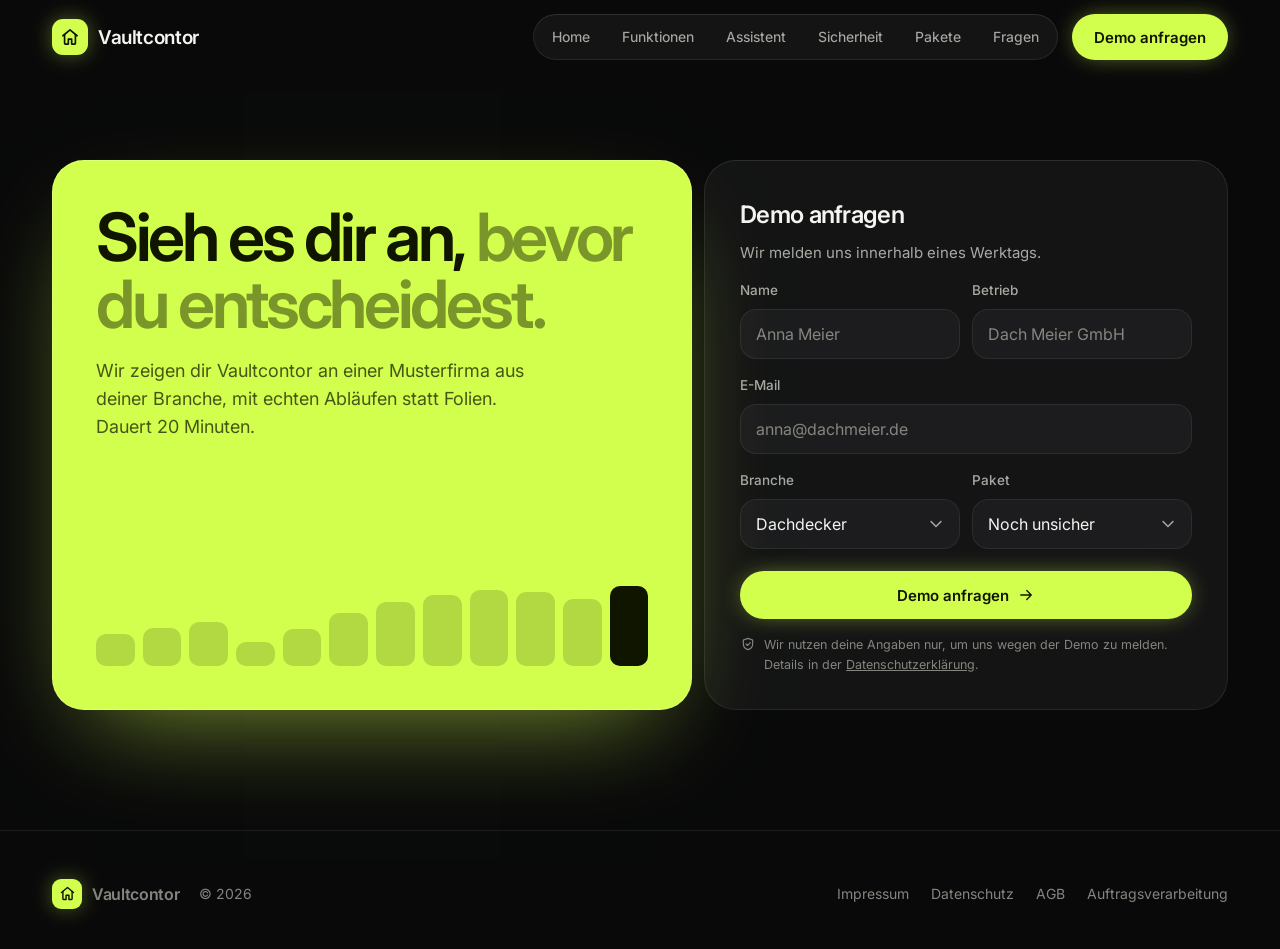
<file: webseite/demo.html>
<!doctype html>
<html lang="de">
<head>
<meta charset="utf-8">
<meta name="viewport" content="width=device-width, initial-scale=1">
<title>Demo anfragen – Vaultcontor</title>
<meta name="description" content="Wir zeigen dir Vaultcontor an einer Musterfirma aus deiner Branche. 20 Minuten, mit echten Abläufen statt Folien.">
<meta name="theme-color" content="#09090a">
<meta property="og:type" content="website">
<meta property="og:locale" content="de_DE">
<meta property="og:site_name" content="Vaultcontor">
<meta property="og:title" content="Demo anfragen – Vaultcontor">
<meta property="og:description" content="Wir zeigen dir Vaultcontor an einer Musterfirma aus deiner Branche. 20 Minuten, mit echten Abläufen statt Folien.">
<link rel="icon" href="favicon.svg" type="image/svg+xml">
<link rel="preload" href="assets/fonts/inter-latin-opsz-normal.woff2" as="font" type="font/woff2" crossorigin>
<link rel="stylesheet" href="assets/css/style.css?v=5">
<script>document.documentElement.classList.add("js")</script>
</head>
<body>

<!-- Icons: dieselben Zeichnungen wie im Dashboard (design/bento-standard/quelle/common.js) -->
<svg width="0" height="0" style="position:absolute" aria-hidden="true">
  <symbol id="i-home" viewBox="0 0 24 24"><path d="M3.5 10.5 12 3.5l8.5 7"/><path d="M5.5 9v10.5a1 1 0 0 0 1 1H10v-6h4v6h3.5a1 1 0 0 0 1-1V9"/></symbol>
  <symbol id="i-cal" viewBox="0 0 24 24"><rect x="3.5" y="5" width="17" height="15.5" rx="3"/><path d="M3.5 10h17M8 3v4M16 3v4"/><path d="M8 14h.01M12 14h.01M16 14h.01M8 17.5h.01M12 17.5h.01"/></symbol>
  <symbol id="i-users" viewBox="0 0 24 24"><circle cx="9" cy="8" r="3.5"/><path d="M2.5 20c.6-3.4 3.3-5.5 6.5-5.5s5.9 2.1 6.5 5.5"/><path d="M15.5 4.6a3.5 3.5 0 0 1 0 6.8M18 14.8c1.9.8 3.1 2.6 3.5 5.2"/></symbol>
  <symbol id="i-receipt" viewBox="0 0 24 24"><path d="M5.5 3.5h13v17l-2.6-1.6-2.6 1.6-2.6-1.6-2.6 1.6-2.6-1.6z"/><path d="M9 8.5h6M9 12h6M9 15.5h3.5"/></symbol>
  <symbol id="i-inbox" viewBox="0 0 24 24"><path d="M3.5 13.5 6 5.5a1.5 1.5 0 0 1 1.4-1h9.2a1.5 1.5 0 0 1 1.4 1l2.5 8"/><path d="M3.5 13.5V18a2 2 0 0 0 2 2h13a2 2 0 0 0 2-2v-4.5H16l-1.5 2.5h-5L8 13.5z"/></symbol>
  <symbol id="i-sparkles" viewBox="0 0 24 24"><path d="M10 3.5l1.6 4.9 4.9 1.6-4.9 1.6L10 16.5l-1.6-4.9L3.5 10l4.9-1.6z"/><path d="M18 14.5l.8 2.2 2.2.8-2.2.8L18 20.5l-.8-2.2-2.2-.8 2.2-.8zM18 3l.5 1.5L20 5l-1.5.5L18 7l-.5-1.5L16 5l1.5-.5z"/></symbol>
  <symbol id="i-fileSig" viewBox="0 0 24 24"><path d="M14 3.5H7a2 2 0 0 0-2 2v13a2 2 0 0 0 2 2h10a2 2 0 0 0 2-2V8.5z"/><path d="M14 3.5v5h5"/><path d="M8.5 16.5c1-1.5 2-1.5 2.5 0s1.5 1.5 2.5-.5c.4.8 1 1.2 2 1"/></symbol>
  <symbol id="i-file" viewBox="0 0 24 24"><path d="M14 3.5H7a2 2 0 0 0-2 2v13a2 2 0 0 0 2 2h10a2 2 0 0 0 2-2V8.5z"/><path d="M14 3.5v5h5M9 13h6M9 16.5h4"/></symbol>
  <symbol id="i-search" viewBox="0 0 24 24"><circle cx="11" cy="11" r="6.5"/><path d="m20 20-4.2-4.2"/></symbol>
  <symbol id="i-bell" viewBox="0 0 24 24"><path d="M6 16V11a6 6 0 0 1 12 0v5l1.5 2h-15z"/><path d="M10 20.5a2 2 0 0 0 4 0"/></symbol>
  <symbol id="i-chevR" viewBox="0 0 24 24"><path d="m9 6 6 6-6 6"/></symbol>
  <symbol id="i-arrow" viewBox="0 0 24 24"><path d="M5 12h14M13 6l6 6-6 6"/></symbol>
  <symbol id="i-plus" viewBox="0 0 24 24"><path d="M12 5v14M5 12h14"/></symbol>
  <symbol id="i-phone" viewBox="0 0 24 24"><path d="M5 4h3.5l1.5 4.5-2.2 1.4a11 11 0 0 0 6.3 6.3l1.4-2.2L20 15.5V19a1.5 1.5 0 0 1-1.6 1.5C10.5 20 4 13.5 3.5 5.6A1.5 1.5 0 0 1 5 4z"/></symbol>
  <symbol id="i-mail" viewBox="0 0 24 24"><rect x="3" y="5" width="18" height="14" rx="2.5"/><path d="m3.5 7 8.5 6 8.5-6"/></symbol>
  <symbol id="i-clock" viewBox="0 0 24 24"><circle cx="12" cy="12" r="8.5"/><path d="M12 7.5V12l3 2"/></symbol>
  <symbol id="i-play" viewBox="0 0 24 24"><path d="M8 5.5v13l10.5-6.5z"/></symbol>
  <symbol id="i-check" viewBox="0 0 24 24"><path d="m5 12.5 4.5 4.5L19 7.5"/></symbol>
  <symbol id="i-x" viewBox="0 0 24 24"><path d="M6 6l12 12M18 6 6 18"/></symbol>
  <symbol id="i-alert" viewBox="0 0 24 24"><path d="M12 4 2.8 19.5h18.4z"/><path d="M12 10v4.5M12 17.3h.01"/></symbol>
  <symbol id="i-star" viewBox="0 0 24 24"><path d="m12 3.5 2.6 5.4 5.9.8-4.3 4.1 1 5.8-5.2-2.8-5.2 2.8 1-5.8-4.3-4.1 5.9-.8z"/></symbol>
  <symbol id="i-repeat" viewBox="0 0 24 24"><path d="M4 11V9.5A3.5 3.5 0 0 1 7.5 6H20m-3-3 3 3-3 3"/><path d="M20 13v1.5a3.5 3.5 0 0 1-3.5 3.5H4m3 3-3-3 3-3"/></symbol>
  <symbol id="i-download" viewBox="0 0 24 24"><path d="M12 4v11m-4.5-4.5L12 15l4.5-4.5M5 20h14"/></symbol>
  <symbol id="i-send" viewBox="0 0 24 24"><path d="M4 12 20 4l-5 16-3.5-6.5z"/><path d="m11.5 13.5 3-3"/></symbol>
  <symbol id="i-lock" viewBox="0 0 24 24"><rect x="5" y="10.5" width="14" height="10" rx="2.5"/><path d="M8 10.5V8a4 4 0 0 1 8 0v2.5"/></symbol>
  <symbol id="i-key" viewBox="0 0 24 24"><circle cx="8" cy="15" r="4"/><path d="m10.8 12.2 8.7-8.7M16.5 6.5l2.5 2.5M14 9l2 2"/></symbol>
  <symbol id="i-shield" viewBox="0 0 24 24"><path d="M12 3.5 19 6v5.5c0 4.6-3 7.8-7 9-4-1.2-7-4.4-7-9V6z"/><path d="m9 12 2.2 2.2L15.5 10"/></symbol>
  <symbol id="i-up" viewBox="0 0 24 24"><path d="M7 17 17 7M9 7h8v8"/></symbol>
  <symbol id="i-wrench" viewBox="0 0 24 24"><path d="M14.5 6.5a4 4 0 0 0 5 5L12 19a2.1 2.1 0 0 1-3-3l7.5-7.5"/><path d="M14.5 6.5 17 4a4 4 0 0 1 3 3l-2.5 2.5"/></symbol>
  <symbol id="i-roof" viewBox="0 0 24 24"><path d="M2.5 12 12 4.5l9.5 7.5"/><path d="M5 10.5V20h14v-9.5"/><path d="M15.5 6.5V4h2v4"/></symbol>
  <symbol id="i-monitor" viewBox="0 0 24 24"><rect x="3" y="4.5" width="18" height="12" rx="2"/><path d="M8.5 20h7M12 16.5V20"/></symbol>
  <symbol id="i-zap" viewBox="0 0 24 24"><path d="M13 2.5 4.5 13.5H12l-1 8 8.5-11H12z"/></symbol>
  <symbol id="i-drop" viewBox="0 0 24 24"><path d="M12 3.5s6.5 7 6.5 11a6.5 6.5 0 0 1-13 0c0-4 6.5-11 6.5-11z"/></symbol>
  <symbol id="i-grid" viewBox="0 0 24 24"><rect x="4" y="4" width="7" height="7" rx="1.5"/><rect x="13" y="4" width="7" height="7" rx="1.5"/><rect x="4" y="13" width="7" height="7" rx="1.5"/><rect x="13" y="13" width="7" height="7" rx="1.5"/></symbol>
  <symbol id="i-layers" viewBox="0 0 24 24"><path d="m12 3.5 9 5-9 5-9-5z"/><path d="m3 13 9 5 9-5"/></symbol>
  <symbol id="i-window" viewBox="0 0 24 24"><rect x="5" y="4" width="14" height="16" rx="1.5"/><path d="M12 4v16M5 12h14"/></symbol>
  <symbol id="i-nav" viewBox="0 0 24 24"><path d="M12 3 4.5 20.5 12 16.5l7.5 4z"/></symbol>
  <symbol id="i-euro" viewBox="0 0 24 24"><path d="M17.5 6.5A6.5 6.5 0 1 0 17.5 17.5"/><path d="M4.5 10.5h9M4.5 13.5h9"/></symbol>
  <symbol id="i-list" viewBox="0 0 24 24"><path d="M9 6.5h11M9 12h11M9 17.5h11"/><path d="m3.5 6.5 1.2 1.2 2-2.2M3.5 12l1.2 1.2 2-2.2M3.5 17.5l1.2 1.2 2-2.2"/></symbol>
  <symbol id="i-megaphone" viewBox="0 0 24 24"><path d="M4 10v4a1 1 0 0 0 1 1h2l8 4.5v-15L7 9H5a1 1 0 0 0-1 1z"/><path d="M18.5 9.5a3.5 3.5 0 0 1 0 5M8 15l1.5 5h2.5l-1-4.5"/></symbol>
  <symbol id="i-menu" viewBox="0 0 24 24"><path d="M4 7h16M4 12h16M4 17h16"/></symbol>
  <symbol id="i-sun" viewBox="0 0 24 24"><circle cx="12" cy="12" r="4"/><path d="M12 2.5v2M12 19.5v2M2.5 12h2M19.5 12h2M5.3 5.3l1.4 1.4M17.3 17.3l1.4 1.4M18.7 5.3l-1.4 1.4M6.7 17.3l-1.4 1.4"/></symbol>
</svg>

<!-- ============ Kopfzeile ============ -->
<header class="top" id="top">
  <div class="wrap">
    <a href="index.html" class="brand" aria-label="Vaultcontor Startseite"><span class="logo"><svg class="ic"><use href="#i-home"/></svg></span>Vaultcontor</a>
    <nav class="pnav" id="pnav" aria-label="Hauptmenü">
      <a href="index.html">Home</a>
      <a href="funktionen.html">Funktionen</a>
      <a href="assistent.html">Assistent</a>
      <a href="sicherheit.html">Sicherheit</a>
      <a href="pakete.html">Pakete</a>
      <a href="fragen.html">Fragen</a>
      <a href="demo.html" class="nav-demo" aria-current="page">Demo anfragen</a>
    </nav>
    <a href="demo.html" class="btn lime cta" aria-current="page">Demo anfragen</a>
    <button class="menu-btn" id="menuBtn" type="button" aria-label="Menü öffnen" aria-expanded="false" aria-controls="pnav"><svg class="ic"><use href="#i-menu"/></svg></button>
  </div>
</header>

<main>
<!-- ============ Abschluss & Kontakt ============ -->
<section class="page-top" id="kontakt">
  <div class="wrap final">
    <div class="cta-tile rv">
      <h1>Sieh es dir an, <span>bevor du entscheidest.</span></h1>
      <p>Wir zeigen dir Vaultcontor an einer Musterfirma aus deiner Branche, mit echten Abläufen statt Folien. Dauert 20 Minuten.</p>
      <div class="mini-bars"><i style="--h:40%"></i><i style="--h:48%"></i><i style="--h:55%"></i><i style="--h:30%"></i><i style="--h:46%"></i><i style="--h:66%"></i><i style="--h:80%"></i><i style="--h:89%"></i><i style="--h:95%"></i><i style="--h:92%"></i><i style="--h:84%"></i><i style="--h:100%"></i></div>
    </div>
    <form class="form rv d1" id="form" action="anfrage.php" method="post" novalidate>
      <h3>Demo anfragen</h3>
      <p class="sub">Wir melden uns innerhalb eines Werktags.</p>
      <div class="two">
        <div><label class="fl" for="f-name">Name</label><input class="inp" id="f-name" name="name" autocomplete="name" placeholder="Anna Meier" required></div>
        <div><label class="fl" for="f-firma">Betrieb</label><input class="inp" id="f-firma" name="firma" autocomplete="organization" placeholder="Dach Meier GmbH" required></div>
      </div>
      <div><label class="fl" for="f-mail">E-Mail</label><input class="inp" id="f-mail" name="email" type="email" autocomplete="email" placeholder="anna@dachmeier.de" required></div>
      <div class="two">
        <div><label class="fl" for="f-branche">Branche</label>
          <select class="inp" id="f-branche" name="branche">
            <option>Dachdecker</option><option>Bau</option><option>Schreiner</option><option>Elektro</option><option>Sanitär und Heizung</option><option>Maler</option><option>Garten</option><option>Reinigung und Hausmeisterservice</option><option>IT-Support</option><option>Anderes Handwerk</option><option>Andere Dienstleistung</option>
          </select></div>
        <div><label class="fl" for="f-paket">Paket</label>
          <select class="inp" id="f-paket" name="paket"><option>Noch unsicher</option><option>Start</option><option>Standard</option><option>Pro</option></select></div>
      </div>
      <div class="hp" aria-hidden="true"><label for="f-website">Website</label><input id="f-website" name="website" tabindex="-1" autocomplete="off"></div>
      <p class="form-err" id="formErr" role="alert" hidden></p>
      <button class="btn lime" type="submit">Demo anfragen <svg class="ic go"><use href="#i-arrow"/></svg></button>
      <p class="legal"><svg class="ic"><use href="#i-shield"/></svg><span>Wir nutzen deine Angaben nur, um uns wegen der Demo zu melden. Details in der <a href="#" style="text-decoration:underline">Datenschutzerklärung</a>.</span></p>
      <div class="done" aria-live="polite"><span class="logo"><svg class="ic"><use href="#i-check"/></svg></span><h3>Danke, ist angekommen.</h3><p class="muted" style="margin-top:8px">Wir melden uns innerhalb eines Werktags bei dir.</p></div>
    </form>
  </div>
</section>
</main>

<footer>
  <div class="wrap">
    <a href="index.html" class="brand" style="font-size:16px"><span class="logo" style="width:30px;height:30px;border-radius:9px"><svg class="ic" style="width:17px;height:17px"><use href="#i-home"/></svg></span>Vaultcontor</a>
    <span>© 2026</span>
    <nav aria-label="Rechtliches">
      <a href="#">Impressum</a><a href="#">Datenschutz</a><a href="#">AGB</a><a href="#">Auftragsverarbeitung</a>
    </nav>
  </div>
</footer>

<script src="assets/js/main.js?v=5"></script>
</body>
</html>
</file>
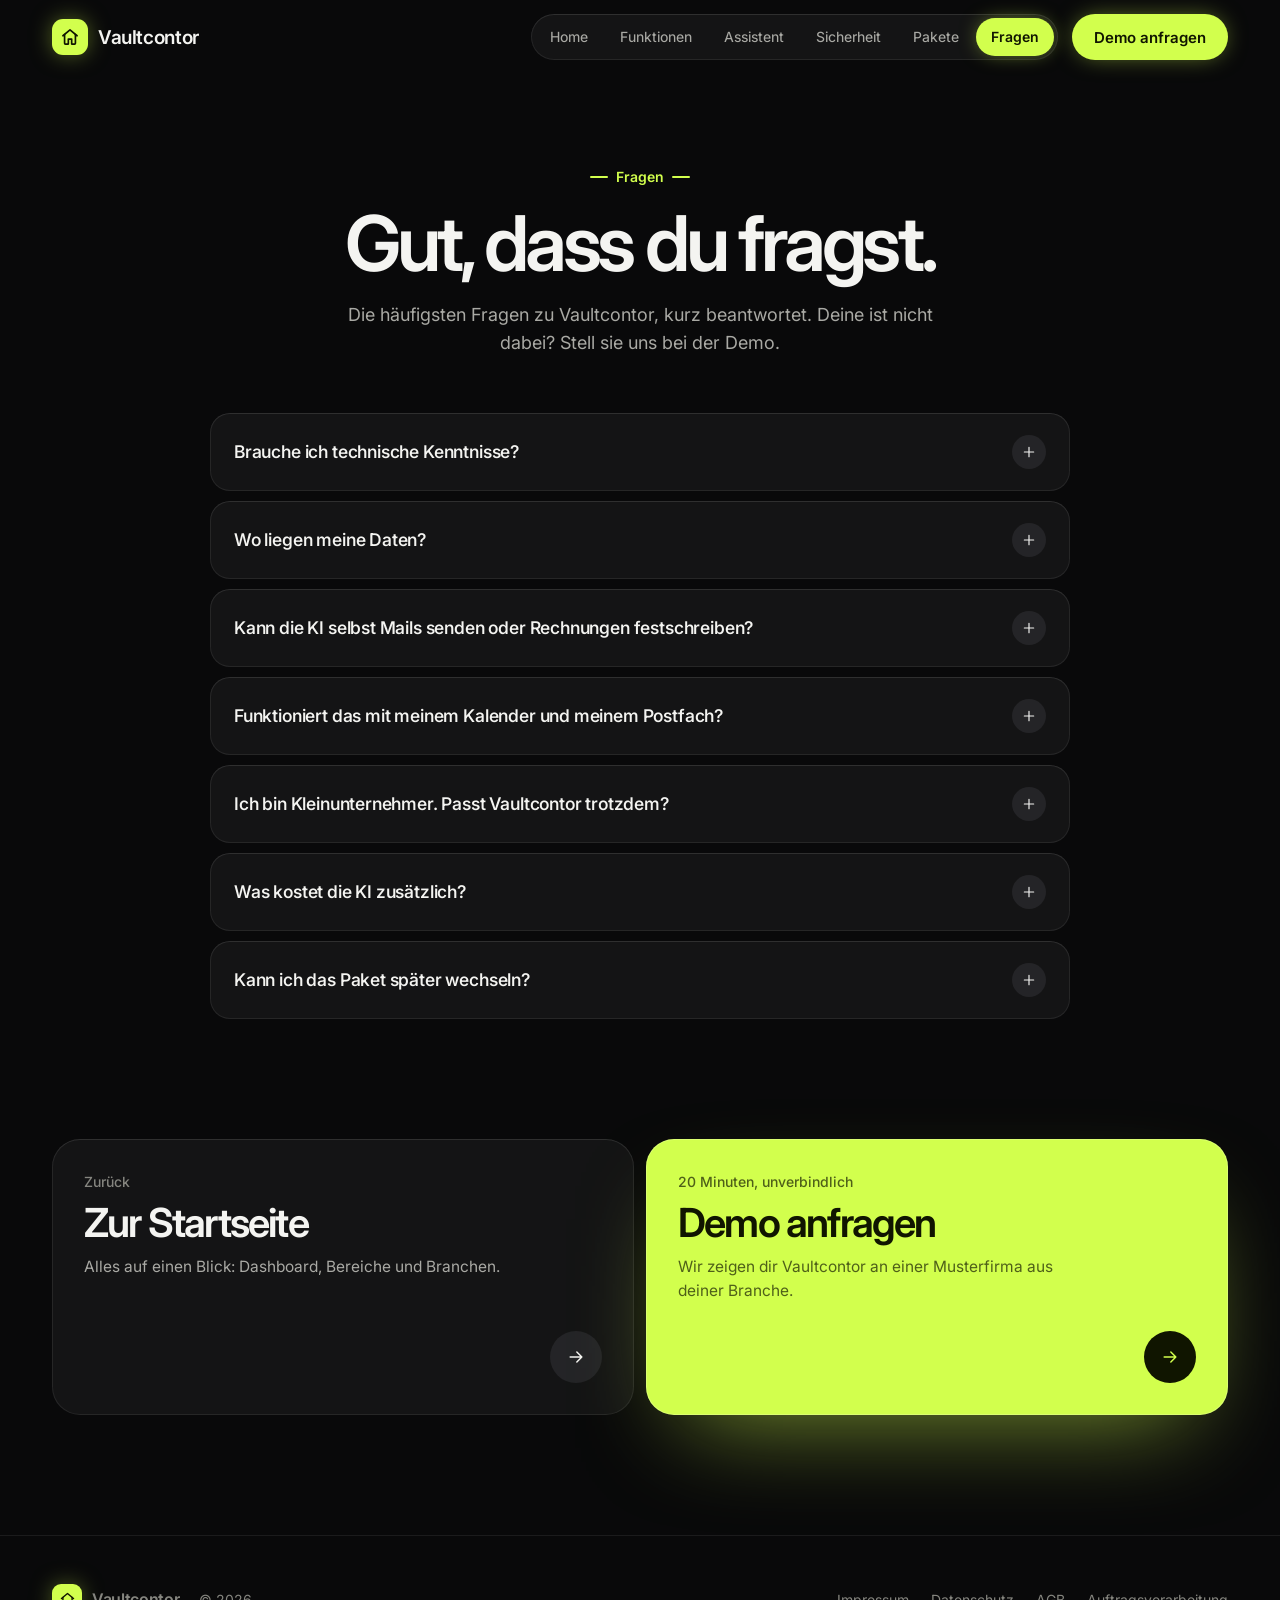
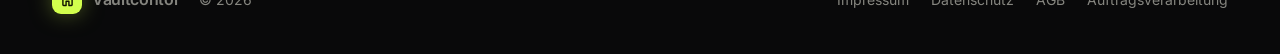
<file: webseite/fragen.html>
<!doctype html>
<html lang="de">
<head>
<meta charset="utf-8">
<meta name="viewport" content="width=device-width, initial-scale=1">
<title>Häufige Fragen – Vaultcontor</title>
<meta name="description" content="Antworten zu Technik, Datenschutz, Kalender und Postfach, Kleinunternehmern, KI-Kosten und Paketwechsel bei Vaultcontor.">
<meta name="theme-color" content="#09090a">
<meta property="og:type" content="website">
<meta property="og:locale" content="de_DE">
<meta property="og:site_name" content="Vaultcontor">
<meta property="og:title" content="Häufige Fragen – Vaultcontor">
<meta property="og:description" content="Antworten zu Technik, Datenschutz, Kalender und Postfach, Kleinunternehmern, KI-Kosten und Paketwechsel bei Vaultcontor.">
<link rel="icon" href="favicon.svg" type="image/svg+xml">
<link rel="preload" href="assets/fonts/inter-latin-opsz-normal.woff2" as="font" type="font/woff2" crossorigin>
<link rel="stylesheet" href="assets/css/style.css?v=5">
<script>document.documentElement.classList.add("js")</script>
</head>
<body>

<!-- Icons: dieselben Zeichnungen wie im Dashboard (design/bento-standard/quelle/common.js) -->
<svg width="0" height="0" style="position:absolute" aria-hidden="true">
  <symbol id="i-home" viewBox="0 0 24 24"><path d="M3.5 10.5 12 3.5l8.5 7"/><path d="M5.5 9v10.5a1 1 0 0 0 1 1H10v-6h4v6h3.5a1 1 0 0 0 1-1V9"/></symbol>
  <symbol id="i-cal" viewBox="0 0 24 24"><rect x="3.5" y="5" width="17" height="15.5" rx="3"/><path d="M3.5 10h17M8 3v4M16 3v4"/><path d="M8 14h.01M12 14h.01M16 14h.01M8 17.5h.01M12 17.5h.01"/></symbol>
  <symbol id="i-users" viewBox="0 0 24 24"><circle cx="9" cy="8" r="3.5"/><path d="M2.5 20c.6-3.4 3.3-5.5 6.5-5.5s5.9 2.1 6.5 5.5"/><path d="M15.5 4.6a3.5 3.5 0 0 1 0 6.8M18 14.8c1.9.8 3.1 2.6 3.5 5.2"/></symbol>
  <symbol id="i-receipt" viewBox="0 0 24 24"><path d="M5.5 3.5h13v17l-2.6-1.6-2.6 1.6-2.6-1.6-2.6 1.6-2.6-1.6z"/><path d="M9 8.5h6M9 12h6M9 15.5h3.5"/></symbol>
  <symbol id="i-inbox" viewBox="0 0 24 24"><path d="M3.5 13.5 6 5.5a1.5 1.5 0 0 1 1.4-1h9.2a1.5 1.5 0 0 1 1.4 1l2.5 8"/><path d="M3.5 13.5V18a2 2 0 0 0 2 2h13a2 2 0 0 0 2-2v-4.5H16l-1.5 2.5h-5L8 13.5z"/></symbol>
  <symbol id="i-sparkles" viewBox="0 0 24 24"><path d="M10 3.5l1.6 4.9 4.9 1.6-4.9 1.6L10 16.5l-1.6-4.9L3.5 10l4.9-1.6z"/><path d="M18 14.5l.8 2.2 2.2.8-2.2.8L18 20.5l-.8-2.2-2.2-.8 2.2-.8zM18 3l.5 1.5L20 5l-1.5.5L18 7l-.5-1.5L16 5l1.5-.5z"/></symbol>
  <symbol id="i-fileSig" viewBox="0 0 24 24"><path d="M14 3.5H7a2 2 0 0 0-2 2v13a2 2 0 0 0 2 2h10a2 2 0 0 0 2-2V8.5z"/><path d="M14 3.5v5h5"/><path d="M8.5 16.5c1-1.5 2-1.5 2.5 0s1.5 1.5 2.5-.5c.4.8 1 1.2 2 1"/></symbol>
  <symbol id="i-file" viewBox="0 0 24 24"><path d="M14 3.5H7a2 2 0 0 0-2 2v13a2 2 0 0 0 2 2h10a2 2 0 0 0 2-2V8.5z"/><path d="M14 3.5v5h5M9 13h6M9 16.5h4"/></symbol>
  <symbol id="i-search" viewBox="0 0 24 24"><circle cx="11" cy="11" r="6.5"/><path d="m20 20-4.2-4.2"/></symbol>
  <symbol id="i-bell" viewBox="0 0 24 24"><path d="M6 16V11a6 6 0 0 1 12 0v5l1.5 2h-15z"/><path d="M10 20.5a2 2 0 0 0 4 0"/></symbol>
  <symbol id="i-chevR" viewBox="0 0 24 24"><path d="m9 6 6 6-6 6"/></symbol>
  <symbol id="i-arrow" viewBox="0 0 24 24"><path d="M5 12h14M13 6l6 6-6 6"/></symbol>
  <symbol id="i-plus" viewBox="0 0 24 24"><path d="M12 5v14M5 12h14"/></symbol>
  <symbol id="i-phone" viewBox="0 0 24 24"><path d="M5 4h3.5l1.5 4.5-2.2 1.4a11 11 0 0 0 6.3 6.3l1.4-2.2L20 15.5V19a1.5 1.5 0 0 1-1.6 1.5C10.5 20 4 13.5 3.5 5.6A1.5 1.5 0 0 1 5 4z"/></symbol>
  <symbol id="i-mail" viewBox="0 0 24 24"><rect x="3" y="5" width="18" height="14" rx="2.5"/><path d="m3.5 7 8.5 6 8.5-6"/></symbol>
  <symbol id="i-clock" viewBox="0 0 24 24"><circle cx="12" cy="12" r="8.5"/><path d="M12 7.5V12l3 2"/></symbol>
  <symbol id="i-play" viewBox="0 0 24 24"><path d="M8 5.5v13l10.5-6.5z"/></symbol>
  <symbol id="i-check" viewBox="0 0 24 24"><path d="m5 12.5 4.5 4.5L19 7.5"/></symbol>
  <symbol id="i-x" viewBox="0 0 24 24"><path d="M6 6l12 12M18 6 6 18"/></symbol>
  <symbol id="i-alert" viewBox="0 0 24 24"><path d="M12 4 2.8 19.5h18.4z"/><path d="M12 10v4.5M12 17.3h.01"/></symbol>
  <symbol id="i-star" viewBox="0 0 24 24"><path d="m12 3.5 2.6 5.4 5.9.8-4.3 4.1 1 5.8-5.2-2.8-5.2 2.8 1-5.8-4.3-4.1 5.9-.8z"/></symbol>
  <symbol id="i-repeat" viewBox="0 0 24 24"><path d="M4 11V9.5A3.5 3.5 0 0 1 7.5 6H20m-3-3 3 3-3 3"/><path d="M20 13v1.5a3.5 3.5 0 0 1-3.5 3.5H4m3 3-3-3 3-3"/></symbol>
  <symbol id="i-download" viewBox="0 0 24 24"><path d="M12 4v11m-4.5-4.5L12 15l4.5-4.5M5 20h14"/></symbol>
  <symbol id="i-send" viewBox="0 0 24 24"><path d="M4 12 20 4l-5 16-3.5-6.5z"/><path d="m11.5 13.5 3-3"/></symbol>
  <symbol id="i-lock" viewBox="0 0 24 24"><rect x="5" y="10.5" width="14" height="10" rx="2.5"/><path d="M8 10.5V8a4 4 0 0 1 8 0v2.5"/></symbol>
  <symbol id="i-key" viewBox="0 0 24 24"><circle cx="8" cy="15" r="4"/><path d="m10.8 12.2 8.7-8.7M16.5 6.5l2.5 2.5M14 9l2 2"/></symbol>
  <symbol id="i-shield" viewBox="0 0 24 24"><path d="M12 3.5 19 6v5.5c0 4.6-3 7.8-7 9-4-1.2-7-4.4-7-9V6z"/><path d="m9 12 2.2 2.2L15.5 10"/></symbol>
  <symbol id="i-up" viewBox="0 0 24 24"><path d="M7 17 17 7M9 7h8v8"/></symbol>
  <symbol id="i-wrench" viewBox="0 0 24 24"><path d="M14.5 6.5a4 4 0 0 0 5 5L12 19a2.1 2.1 0 0 1-3-3l7.5-7.5"/><path d="M14.5 6.5 17 4a4 4 0 0 1 3 3l-2.5 2.5"/></symbol>
  <symbol id="i-roof" viewBox="0 0 24 24"><path d="M2.5 12 12 4.5l9.5 7.5"/><path d="M5 10.5V20h14v-9.5"/><path d="M15.5 6.5V4h2v4"/></symbol>
  <symbol id="i-monitor" viewBox="0 0 24 24"><rect x="3" y="4.5" width="18" height="12" rx="2"/><path d="M8.5 20h7M12 16.5V20"/></symbol>
  <symbol id="i-zap" viewBox="0 0 24 24"><path d="M13 2.5 4.5 13.5H12l-1 8 8.5-11H12z"/></symbol>
  <symbol id="i-drop" viewBox="0 0 24 24"><path d="M12 3.5s6.5 7 6.5 11a6.5 6.5 0 0 1-13 0c0-4 6.5-11 6.5-11z"/></symbol>
  <symbol id="i-grid" viewBox="0 0 24 24"><rect x="4" y="4" width="7" height="7" rx="1.5"/><rect x="13" y="4" width="7" height="7" rx="1.5"/><rect x="4" y="13" width="7" height="7" rx="1.5"/><rect x="13" y="13" width="7" height="7" rx="1.5"/></symbol>
  <symbol id="i-layers" viewBox="0 0 24 24"><path d="m12 3.5 9 5-9 5-9-5z"/><path d="m3 13 9 5 9-5"/></symbol>
  <symbol id="i-window" viewBox="0 0 24 24"><rect x="5" y="4" width="14" height="16" rx="1.5"/><path d="M12 4v16M5 12h14"/></symbol>
  <symbol id="i-nav" viewBox="0 0 24 24"><path d="M12 3 4.5 20.5 12 16.5l7.5 4z"/></symbol>
  <symbol id="i-euro" viewBox="0 0 24 24"><path d="M17.5 6.5A6.5 6.5 0 1 0 17.5 17.5"/><path d="M4.5 10.5h9M4.5 13.5h9"/></symbol>
  <symbol id="i-list" viewBox="0 0 24 24"><path d="M9 6.5h11M9 12h11M9 17.5h11"/><path d="m3.5 6.5 1.2 1.2 2-2.2M3.5 12l1.2 1.2 2-2.2M3.5 17.5l1.2 1.2 2-2.2"/></symbol>
  <symbol id="i-megaphone" viewBox="0 0 24 24"><path d="M4 10v4a1 1 0 0 0 1 1h2l8 4.5v-15L7 9H5a1 1 0 0 0-1 1z"/><path d="M18.5 9.5a3.5 3.5 0 0 1 0 5M8 15l1.5 5h2.5l-1-4.5"/></symbol>
  <symbol id="i-menu" viewBox="0 0 24 24"><path d="M4 7h16M4 12h16M4 17h16"/></symbol>
  <symbol id="i-sun" viewBox="0 0 24 24"><circle cx="12" cy="12" r="4"/><path d="M12 2.5v2M12 19.5v2M2.5 12h2M19.5 12h2M5.3 5.3l1.4 1.4M17.3 17.3l1.4 1.4M18.7 5.3l-1.4 1.4M6.7 17.3l-1.4 1.4"/></symbol>
</svg>

<!-- ============ Kopfzeile ============ -->
<header class="top" id="top">
  <div class="wrap">
    <a href="index.html" class="brand" aria-label="Vaultcontor Startseite"><span class="logo"><svg class="ic"><use href="#i-home"/></svg></span>Vaultcontor</a>
    <nav class="pnav" id="pnav" aria-label="Hauptmenü">
      <a href="index.html">Home</a>
      <a href="funktionen.html">Funktionen</a>
      <a href="assistent.html">Assistent</a>
      <a href="sicherheit.html">Sicherheit</a>
      <a href="pakete.html">Pakete</a>
      <a href="fragen.html" class="on" aria-current="page">Fragen</a>
      <a href="demo.html" class="nav-demo">Demo anfragen</a>
    </nav>
    <a href="demo.html" class="btn lime cta">Demo anfragen</a>
    <button class="menu-btn" id="menuBtn" type="button" aria-label="Menü öffnen" aria-expanded="false" aria-controls="pnav"><svg class="ic"><use href="#i-menu"/></svg></button>
  </div>
</header>

<main>
<!-- ============ FAQ ============ -->
<section class="sec page-top" id="faq">
  <div class="wrap">
    <div class="sec-h c rv">
      <span class="eyebrow">Fragen</span>
      <h1>Gut, dass du fragst.</h1>
      <p>Die häufigsten Fragen zu Vaultcontor, kurz beantwortet. Deine ist nicht dabei? Stell sie uns bei der Demo.</p>
    </div>
    <div class="faq">
      <details class="rv"><summary>Brauche ich technische Kenntnisse?<span class="pm"><svg class="ic" style="width:16px;height:16px"><use href="#i-plus"/></svg></span></summary><div class="a">Nein. Vaultcontor läuft im Browser und lässt sich auf dem Handy wie eine App installieren. Die geführte Einrichtung fragt alles ab, was dein Betrieb braucht, und „Testen“ zeigt dir bei Kalender und Postfach sofort, ob die Verbindung steht.</div></details>
      <details class="rv"><summary>Wo liegen meine Daten?<span class="pm"><svg class="ic" style="width:16px;height:16px"><use href="#i-plus"/></svg></span></summary><div class="a">Auf Servern in Deutschland, in einer eigenen Instanz nur für deine Firma: eigener Container, eigene Datenbank, eigene Adresse. Die Datenbank wird täglich gesichert. Zugangsdaten zu Kalender und Postfach liegen getrennt im Geheimordner deiner Firma.</div></details>
      <details class="rv"><summary>Kann die KI selbst Mails senden oder Rechnungen festschreiben?<span class="pm"><svg class="ic" style="width:16px;height:16px"><use href="#i-plus"/></svg></span></summary><div class="a">Nein. Der Assistent legt Entwürfe an. Senden, Festschreiben und Mahnungen mit Gebühren brauchen deine Freigabe mit Codewort oder Authenticator-App. Auch eine präparierte Mail kann ihm keine Befehle unterschieben.</div></details>
      <details class="rv"><summary>Funktioniert das mit meinem Kalender und meinem Postfach?<span class="pm"><svg class="ic" style="width:16px;height:16px"><use href="#i-plus"/></svg></span></summary><div class="a">Kalender werden über CalDAV verbunden (zum Beispiel iCloud, Nextcloud oder mailbox.org), Postfächer über IMAP und SMTP. Für IONOS, Strato, Google, Microsoft Outlook, Apple iCloud und Nextcloud gibt es fertige Voreinstellungen. Bei manchen Anbietern brauchst du ein App-Passwort, die Einrichtung sagt dir, wo du es bekommst.</div></details>
      <details class="rv"><summary>Ich bin Kleinunternehmer. Passt Vaultcontor trotzdem?<span class="pm"><svg class="ic" style="width:16px;height:16px"><use href="#i-plus"/></svg></span></summary><div class="a">Ja. Rechnungen nach § 19 UStG bekommen automatisch den passenden Hinweis. Wächst du aus der Kleinunternehmerregelung heraus, stellst du in den Einstellungen um. Bestehende Rechnungen und Nummernfolgen bleiben dabei unverändert.</div></details>
      <details class="rv"><summary>Was kostet die KI zusätzlich?<span class="pm"><svg class="ic" style="width:16px;height:16px"><use href="#i-plus"/></svg></span></summary><div class="a">Nichts. Jedes Paket enthält ein monatliches KI-Budget als harte Obergrenze. Ist es aufgebraucht, arbeitet das Dashboard ganz normal weiter, nur der Assistent pausiert bis zum nächsten Monat. Du kannst das Budget selbst niedriger setzen.</div></details>
      <details class="rv"><summary>Kann ich das Paket später wechseln?<span class="pm"><svg class="ic" style="width:16px;height:16px"><use href="#i-plus"/></svg></span></summary><div class="a">Ja. Mit dem Wechsel ändern sich Mitarbeiter-Grenze, KI-Budget und Gestaltungsmöglichkeiten. Deine Daten, Rechnungen und Einstellungen bleiben, wo sie sind.</div></details>
    </div>
  </div>
</section>

<!-- ============ Weiter ============ -->
<section class="next-sec">
  <div class="wrap next">
    <a href="index.html" class="nx rv">
      <div><small>Zurück</small><b>Zur Startseite</b><p>Alles auf einen Blick: Dashboard, Bereiche und Branchen.</p></div>
      <span class="go-c"><svg class="ic"><use href="#i-arrow"/></svg></span>
    </a>
    <a href="demo.html" class="nx lime rv d1">
      <div><small>20 Minuten, unverbindlich</small><b>Demo anfragen</b><p>Wir zeigen dir Vaultcontor an einer Musterfirma aus deiner Branche.</p></div>
      <span class="go-c"><svg class="ic"><use href="#i-arrow"/></svg></span>
    </a>
  </div>
</section>
</main>

<footer>
  <div class="wrap">
    <a href="index.html" class="brand" style="font-size:16px"><span class="logo" style="width:30px;height:30px;border-radius:9px"><svg class="ic" style="width:17px;height:17px"><use href="#i-home"/></svg></span>Vaultcontor</a>
    <span>© 2026</span>
    <nav aria-label="Rechtliches">
      <a href="#">Impressum</a><a href="#">Datenschutz</a><a href="#">AGB</a><a href="#">Auftragsverarbeitung</a>
    </nav>
  </div>
</footer>

<script src="assets/js/main.js?v=5"></script>
</body>
</html>
</file>
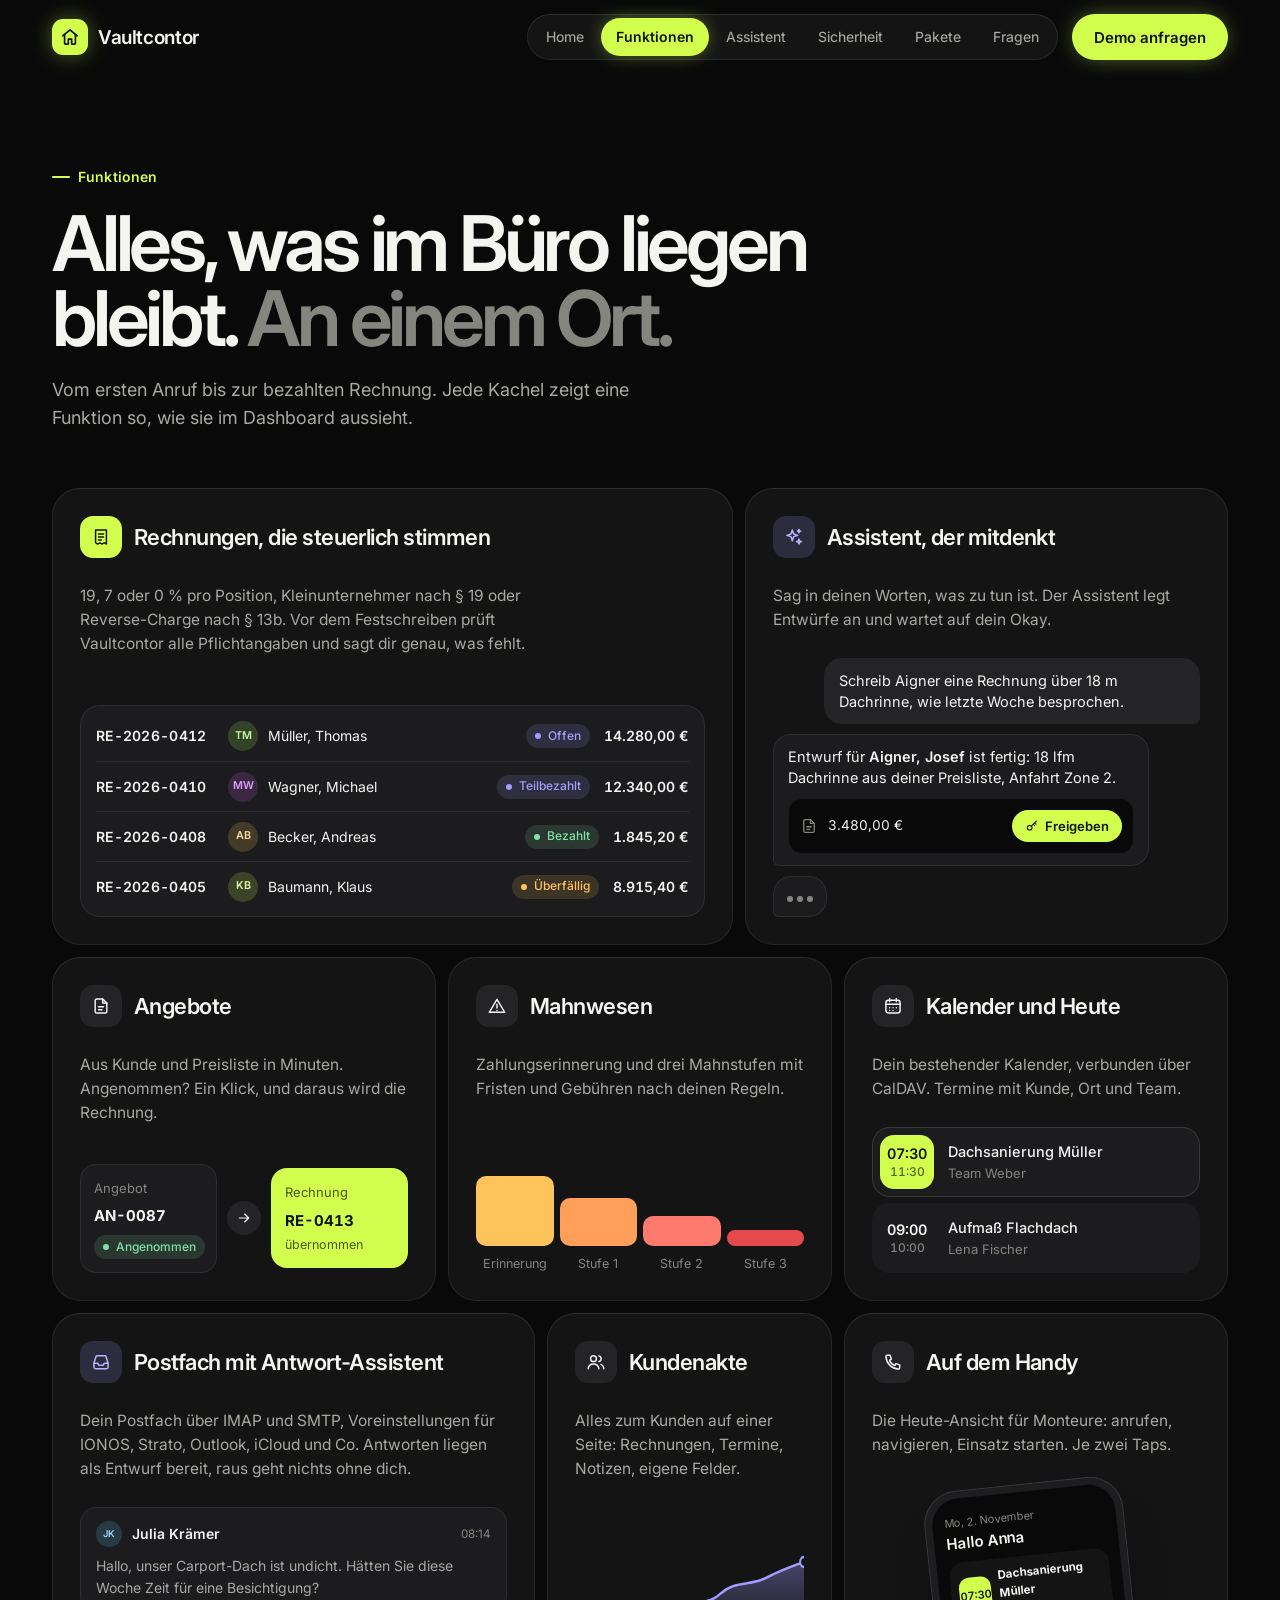
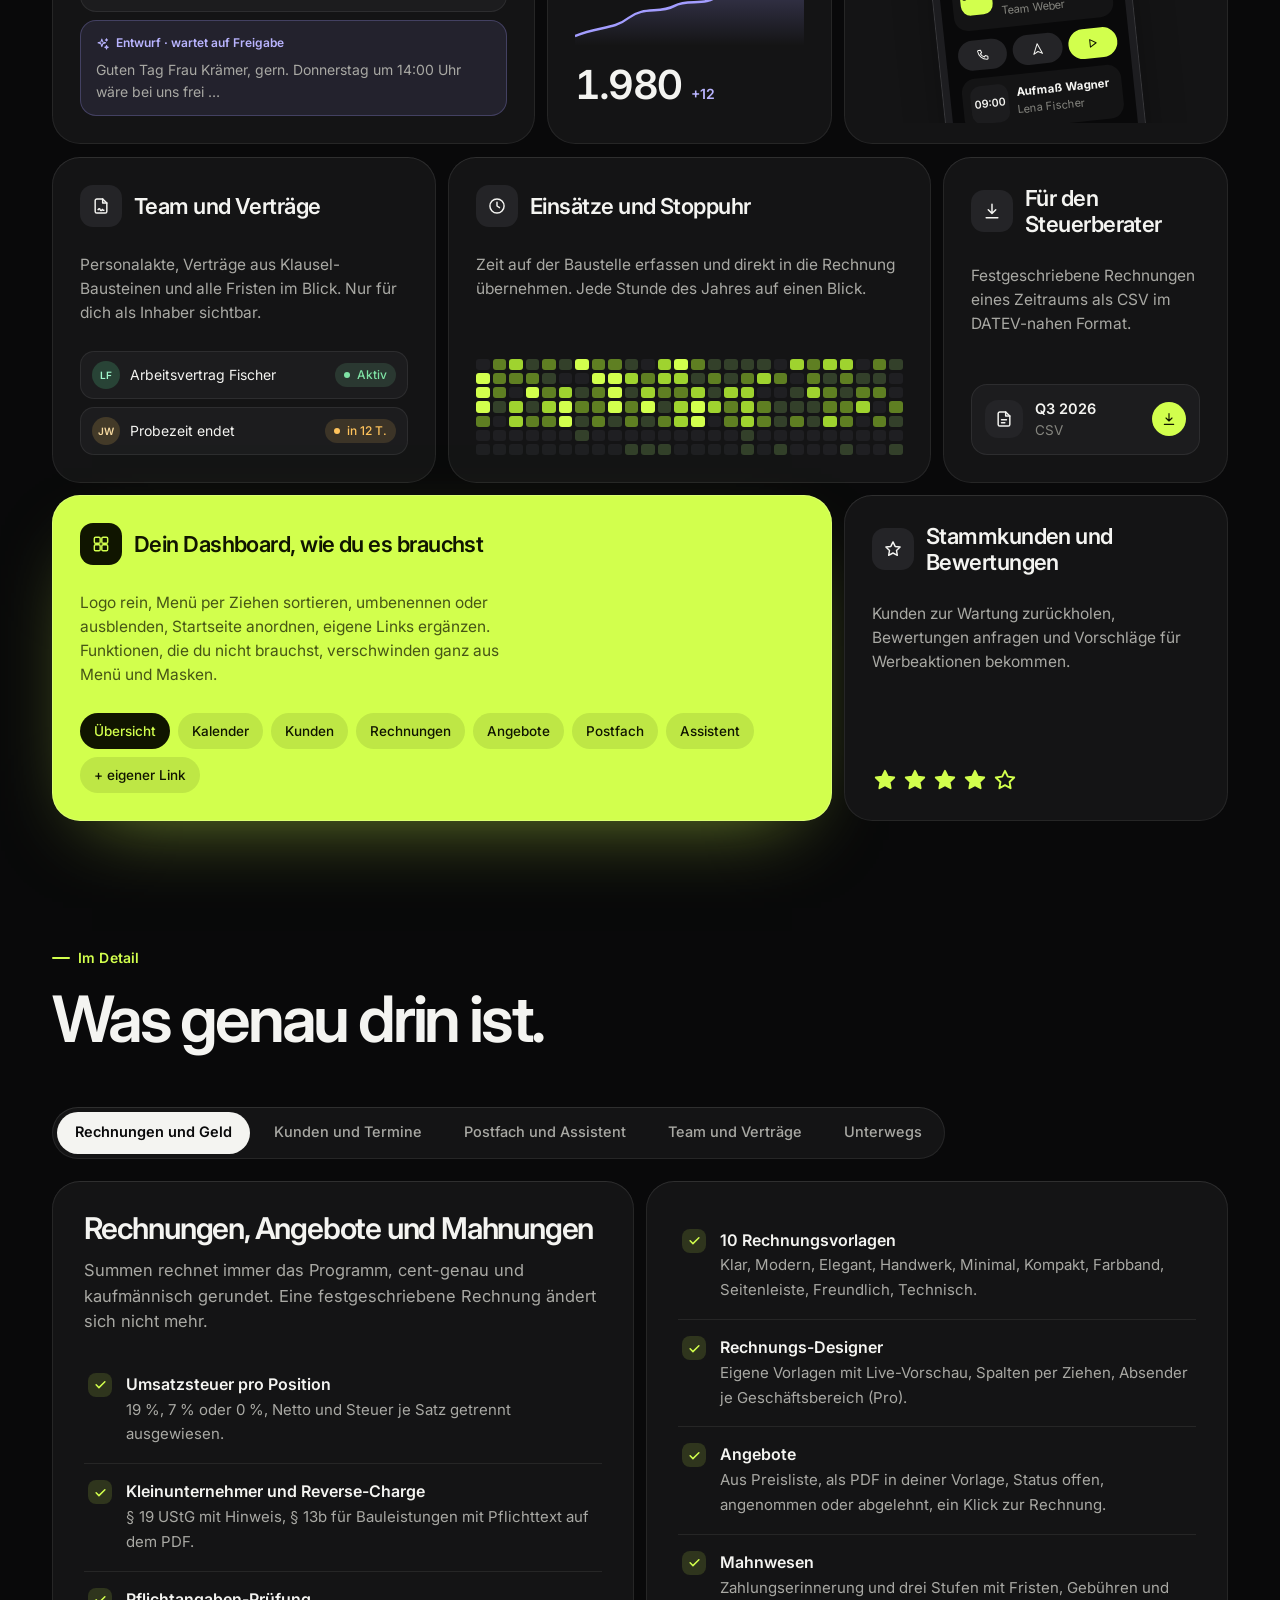
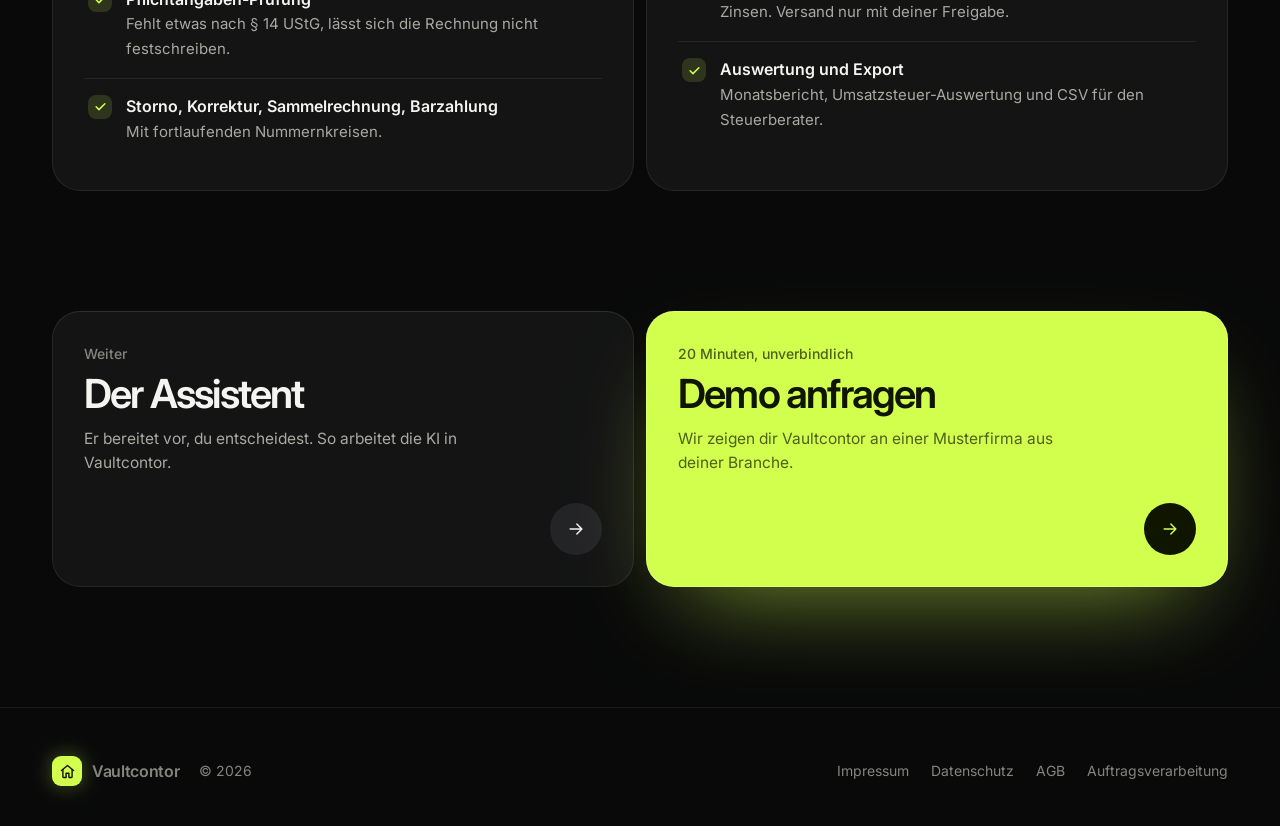
<file: webseite/funktionen.html>
<!doctype html>
<html lang="de">
<head>
<meta charset="utf-8">
<meta name="viewport" content="width=device-width, initial-scale=1">
<title>Funktionen – Vaultcontor</title>
<meta name="description" content="Rechnungen, Angebote, Mahnwesen, Kalender, Postfach, Kundenakte, Team und Verträge: alle Funktionen von Vaultcontor im Überblick.">
<meta name="theme-color" content="#09090a">
<meta property="og:type" content="website">
<meta property="og:locale" content="de_DE">
<meta property="og:site_name" content="Vaultcontor">
<meta property="og:title" content="Funktionen – Vaultcontor">
<meta property="og:description" content="Rechnungen, Angebote, Mahnwesen, Kalender, Postfach, Kundenakte, Team und Verträge: alle Funktionen von Vaultcontor im Überblick.">
<link rel="icon" href="favicon.svg" type="image/svg+xml">
<link rel="preload" href="assets/fonts/inter-latin-opsz-normal.woff2" as="font" type="font/woff2" crossorigin>
<link rel="stylesheet" href="assets/css/style.css?v=5">
<script>document.documentElement.classList.add("js")</script>
</head>
<body>

<!-- Icons: dieselben Zeichnungen wie im Dashboard (design/bento-standard/quelle/common.js) -->
<svg width="0" height="0" style="position:absolute" aria-hidden="true">
  <symbol id="i-home" viewBox="0 0 24 24"><path d="M3.5 10.5 12 3.5l8.5 7"/><path d="M5.5 9v10.5a1 1 0 0 0 1 1H10v-6h4v6h3.5a1 1 0 0 0 1-1V9"/></symbol>
  <symbol id="i-cal" viewBox="0 0 24 24"><rect x="3.5" y="5" width="17" height="15.5" rx="3"/><path d="M3.5 10h17M8 3v4M16 3v4"/><path d="M8 14h.01M12 14h.01M16 14h.01M8 17.5h.01M12 17.5h.01"/></symbol>
  <symbol id="i-users" viewBox="0 0 24 24"><circle cx="9" cy="8" r="3.5"/><path d="M2.5 20c.6-3.4 3.3-5.5 6.5-5.5s5.9 2.1 6.5 5.5"/><path d="M15.5 4.6a3.5 3.5 0 0 1 0 6.8M18 14.8c1.9.8 3.1 2.6 3.5 5.2"/></symbol>
  <symbol id="i-receipt" viewBox="0 0 24 24"><path d="M5.5 3.5h13v17l-2.6-1.6-2.6 1.6-2.6-1.6-2.6 1.6-2.6-1.6z"/><path d="M9 8.5h6M9 12h6M9 15.5h3.5"/></symbol>
  <symbol id="i-inbox" viewBox="0 0 24 24"><path d="M3.5 13.5 6 5.5a1.5 1.5 0 0 1 1.4-1h9.2a1.5 1.5 0 0 1 1.4 1l2.5 8"/><path d="M3.5 13.5V18a2 2 0 0 0 2 2h13a2 2 0 0 0 2-2v-4.5H16l-1.5 2.5h-5L8 13.5z"/></symbol>
  <symbol id="i-sparkles" viewBox="0 0 24 24"><path d="M10 3.5l1.6 4.9 4.9 1.6-4.9 1.6L10 16.5l-1.6-4.9L3.5 10l4.9-1.6z"/><path d="M18 14.5l.8 2.2 2.2.8-2.2.8L18 20.5l-.8-2.2-2.2-.8 2.2-.8zM18 3l.5 1.5L20 5l-1.5.5L18 7l-.5-1.5L16 5l1.5-.5z"/></symbol>
  <symbol id="i-fileSig" viewBox="0 0 24 24"><path d="M14 3.5H7a2 2 0 0 0-2 2v13a2 2 0 0 0 2 2h10a2 2 0 0 0 2-2V8.5z"/><path d="M14 3.5v5h5"/><path d="M8.5 16.5c1-1.5 2-1.5 2.5 0s1.5 1.5 2.5-.5c.4.8 1 1.2 2 1"/></symbol>
  <symbol id="i-file" viewBox="0 0 24 24"><path d="M14 3.5H7a2 2 0 0 0-2 2v13a2 2 0 0 0 2 2h10a2 2 0 0 0 2-2V8.5z"/><path d="M14 3.5v5h5M9 13h6M9 16.5h4"/></symbol>
  <symbol id="i-search" viewBox="0 0 24 24"><circle cx="11" cy="11" r="6.5"/><path d="m20 20-4.2-4.2"/></symbol>
  <symbol id="i-bell" viewBox="0 0 24 24"><path d="M6 16V11a6 6 0 0 1 12 0v5l1.5 2h-15z"/><path d="M10 20.5a2 2 0 0 0 4 0"/></symbol>
  <symbol id="i-chevR" viewBox="0 0 24 24"><path d="m9 6 6 6-6 6"/></symbol>
  <symbol id="i-arrow" viewBox="0 0 24 24"><path d="M5 12h14M13 6l6 6-6 6"/></symbol>
  <symbol id="i-plus" viewBox="0 0 24 24"><path d="M12 5v14M5 12h14"/></symbol>
  <symbol id="i-phone" viewBox="0 0 24 24"><path d="M5 4h3.5l1.5 4.5-2.2 1.4a11 11 0 0 0 6.3 6.3l1.4-2.2L20 15.5V19a1.5 1.5 0 0 1-1.6 1.5C10.5 20 4 13.5 3.5 5.6A1.5 1.5 0 0 1 5 4z"/></symbol>
  <symbol id="i-mail" viewBox="0 0 24 24"><rect x="3" y="5" width="18" height="14" rx="2.5"/><path d="m3.5 7 8.5 6 8.5-6"/></symbol>
  <symbol id="i-clock" viewBox="0 0 24 24"><circle cx="12" cy="12" r="8.5"/><path d="M12 7.5V12l3 2"/></symbol>
  <symbol id="i-play" viewBox="0 0 24 24"><path d="M8 5.5v13l10.5-6.5z"/></symbol>
  <symbol id="i-check" viewBox="0 0 24 24"><path d="m5 12.5 4.5 4.5L19 7.5"/></symbol>
  <symbol id="i-x" viewBox="0 0 24 24"><path d="M6 6l12 12M18 6 6 18"/></symbol>
  <symbol id="i-alert" viewBox="0 0 24 24"><path d="M12 4 2.8 19.5h18.4z"/><path d="M12 10v4.5M12 17.3h.01"/></symbol>
  <symbol id="i-star" viewBox="0 0 24 24"><path d="m12 3.5 2.6 5.4 5.9.8-4.3 4.1 1 5.8-5.2-2.8-5.2 2.8 1-5.8-4.3-4.1 5.9-.8z"/></symbol>
  <symbol id="i-repeat" viewBox="0 0 24 24"><path d="M4 11V9.5A3.5 3.5 0 0 1 7.5 6H20m-3-3 3 3-3 3"/><path d="M20 13v1.5a3.5 3.5 0 0 1-3.5 3.5H4m3 3-3-3 3-3"/></symbol>
  <symbol id="i-download" viewBox="0 0 24 24"><path d="M12 4v11m-4.5-4.5L12 15l4.5-4.5M5 20h14"/></symbol>
  <symbol id="i-send" viewBox="0 0 24 24"><path d="M4 12 20 4l-5 16-3.5-6.5z"/><path d="m11.5 13.5 3-3"/></symbol>
  <symbol id="i-lock" viewBox="0 0 24 24"><rect x="5" y="10.5" width="14" height="10" rx="2.5"/><path d="M8 10.5V8a4 4 0 0 1 8 0v2.5"/></symbol>
  <symbol id="i-key" viewBox="0 0 24 24"><circle cx="8" cy="15" r="4"/><path d="m10.8 12.2 8.7-8.7M16.5 6.5l2.5 2.5M14 9l2 2"/></symbol>
  <symbol id="i-shield" viewBox="0 0 24 24"><path d="M12 3.5 19 6v5.5c0 4.6-3 7.8-7 9-4-1.2-7-4.4-7-9V6z"/><path d="m9 12 2.2 2.2L15.5 10"/></symbol>
  <symbol id="i-up" viewBox="0 0 24 24"><path d="M7 17 17 7M9 7h8v8"/></symbol>
  <symbol id="i-wrench" viewBox="0 0 24 24"><path d="M14.5 6.5a4 4 0 0 0 5 5L12 19a2.1 2.1 0 0 1-3-3l7.5-7.5"/><path d="M14.5 6.5 17 4a4 4 0 0 1 3 3l-2.5 2.5"/></symbol>
  <symbol id="i-roof" viewBox="0 0 24 24"><path d="M2.5 12 12 4.5l9.5 7.5"/><path d="M5 10.5V20h14v-9.5"/><path d="M15.5 6.5V4h2v4"/></symbol>
  <symbol id="i-monitor" viewBox="0 0 24 24"><rect x="3" y="4.5" width="18" height="12" rx="2"/><path d="M8.5 20h7M12 16.5V20"/></symbol>
  <symbol id="i-zap" viewBox="0 0 24 24"><path d="M13 2.5 4.5 13.5H12l-1 8 8.5-11H12z"/></symbol>
  <symbol id="i-drop" viewBox="0 0 24 24"><path d="M12 3.5s6.5 7 6.5 11a6.5 6.5 0 0 1-13 0c0-4 6.5-11 6.5-11z"/></symbol>
  <symbol id="i-grid" viewBox="0 0 24 24"><rect x="4" y="4" width="7" height="7" rx="1.5"/><rect x="13" y="4" width="7" height="7" rx="1.5"/><rect x="4" y="13" width="7" height="7" rx="1.5"/><rect x="13" y="13" width="7" height="7" rx="1.5"/></symbol>
  <symbol id="i-layers" viewBox="0 0 24 24"><path d="m12 3.5 9 5-9 5-9-5z"/><path d="m3 13 9 5 9-5"/></symbol>
  <symbol id="i-window" viewBox="0 0 24 24"><rect x="5" y="4" width="14" height="16" rx="1.5"/><path d="M12 4v16M5 12h14"/></symbol>
  <symbol id="i-nav" viewBox="0 0 24 24"><path d="M12 3 4.5 20.5 12 16.5l7.5 4z"/></symbol>
  <symbol id="i-euro" viewBox="0 0 24 24"><path d="M17.5 6.5A6.5 6.5 0 1 0 17.5 17.5"/><path d="M4.5 10.5h9M4.5 13.5h9"/></symbol>
  <symbol id="i-list" viewBox="0 0 24 24"><path d="M9 6.5h11M9 12h11M9 17.5h11"/><path d="m3.5 6.5 1.2 1.2 2-2.2M3.5 12l1.2 1.2 2-2.2M3.5 17.5l1.2 1.2 2-2.2"/></symbol>
  <symbol id="i-megaphone" viewBox="0 0 24 24"><path d="M4 10v4a1 1 0 0 0 1 1h2l8 4.5v-15L7 9H5a1 1 0 0 0-1 1z"/><path d="M18.5 9.5a3.5 3.5 0 0 1 0 5M8 15l1.5 5h2.5l-1-4.5"/></symbol>
  <symbol id="i-menu" viewBox="0 0 24 24"><path d="M4 7h16M4 12h16M4 17h16"/></symbol>
  <symbol id="i-sun" viewBox="0 0 24 24"><circle cx="12" cy="12" r="4"/><path d="M12 2.5v2M12 19.5v2M2.5 12h2M19.5 12h2M5.3 5.3l1.4 1.4M17.3 17.3l1.4 1.4M18.7 5.3l-1.4 1.4M6.7 17.3l-1.4 1.4"/></symbol>
</svg>

<!-- ============ Kopfzeile ============ -->
<header class="top" id="top">
  <div class="wrap">
    <a href="index.html" class="brand" aria-label="Vaultcontor Startseite"><span class="logo"><svg class="ic"><use href="#i-home"/></svg></span>Vaultcontor</a>
    <nav class="pnav" id="pnav" aria-label="Hauptmenü">
      <a href="index.html">Home</a>
      <a href="funktionen.html" class="on" aria-current="page">Funktionen</a>
      <a href="assistent.html">Assistent</a>
      <a href="sicherheit.html">Sicherheit</a>
      <a href="pakete.html">Pakete</a>
      <a href="fragen.html">Fragen</a>
      <a href="demo.html" class="nav-demo">Demo anfragen</a>
    </nav>
    <a href="demo.html" class="btn lime cta">Demo anfragen</a>
    <button class="menu-btn" id="menuBtn" type="button" aria-label="Menü öffnen" aria-expanded="false" aria-controls="pnav"><svg class="ic"><use href="#i-menu"/></svg></button>
  </div>
</header>

<main>
<!-- ============ Funktionen ============ -->
<section class="sec page-top" id="funktionen">
  <div class="wrap">
    <div class="sec-h rv">
      <span class="eyebrow">Funktionen</span>
      <h1>Alles, was im Büro liegen bleibt. <span>An einem Ort.</span></h1>
      <p>Vom ersten Anruf bis zur bezahlten Rechnung. Jede Kachel zeigt eine Funktion so, wie sie im Dashboard aussieht.</p>
    </div>

    <div class="bento">
      <!-- Rechnungen -->
      <article class="f s7 rv" data-tilt>
        <div class="head lift"><span class="ict lime"><svg class="ic"><use href="#i-receipt"/></svg></span><h3>Rechnungen, die steuerlich stimmen</h3></div>
        <p>19, 7 oder 0 % pro Position, Kleinunternehmer nach § 19 oder Reverse-Charge nach § 13b. Vor dem Festschreiben prüft Vaultcontor alle Pflichtangaben und sagt dir genau, was fehlt.</p>
        <div class="vis lift">
          <div class="mini">
            <div class="mrow"><span class="nr">RE-2026-0412</span><span class="who"><i class="av" style="--hue:95">TM</i><span>Müller, Thomas</span></span><span class="pill info">Offen</span><span class="amt">14.280,00 €</span></div>
            <div class="mrow"><span class="nr">RE-2026-0410</span><span class="who"><i class="av" style="--hue:280">MW</i><span>Wagner, Michael</span></span><span class="pill info">Teilbezahlt</span><span class="amt">12.340,00 €</span></div>
            <div class="mrow"><span class="nr">RE-2026-0408</span><span class="who"><i class="av" style="--hue:40">AB</i><span>Becker, Andreas</span></span><span class="pill ok">Bezahlt</span><span class="amt">1.845,20 €</span></div>
            <div class="mrow"><span class="nr">RE-2026-0405</span><span class="who"><i class="av" style="--hue:75">KB</i><span>Baumann, Klaus</span></span><span class="pill warn">Überfällig</span><span class="amt">8.915,40 €</span></div>
          </div>
        </div>
      </article>

      <!-- Assistent -->
      <article class="f s5 rv d1" data-tilt>
        <div class="head lift"><span class="ict calm"><svg class="ic"><use href="#i-sparkles"/></svg></span><h3>Assistent, der mitdenkt</h3></div>
        <p>Sag in deinen Worten, was zu tun ist. Der Assistent legt Entwürfe an und wartet auf dein Okay.</p>
        <div class="vis lift chat">
          <div class="bub me">Schreib Aigner eine Rechnung über 18 m Dachrinne, wie letzte Woche besprochen.</div>
          <div class="bub ai">Entwurf für <b>Aigner, Josef</b> ist fertig: 18 lfm Dachrinne aus deiner Preisliste, Anfahrt Zone 2.
            <div class="draft"><svg class="ic" style="width:18px;height:18px;color:var(--tx3)"><use href="#i-file"/></svg><span class="num">3.480,00 €</span><span class="sp"></span><span class="mini-btn"><svg class="ic" style="width:14px;height:14px"><use href="#i-key"/></svg>Freigeben</span></div>
          </div>
          <div class="bub ai" style="padding:10px 14px"><span class="typing"><i></i><i></i><i></i></span></div>
        </div>
      </article>

      <!-- Angebote -->
      <article class="f s4 rv" data-tilt>
        <div class="head lift"><span class="ict"><svg class="ic"><use href="#i-file"/></svg></span><h3>Angebote</h3></div>
        <p>Aus Kunde und Preisliste in Minuten. Angenommen? Ein Klick, und daraus wird die Rechnung.</p>
        <div class="vis lift flow">
          <div class="card"><span class="faint">Angebot</span><b>AN-0087</b><span class="pill ok" style="margin-top:6px">Angenommen</span></div>
          <span class="arrow"><svg class="ic" style="width:16px;height:16px"><use href="#i-arrow"/></svg></span>
          <div class="card on"><span style="opacity:.7">Rechnung</span><b>RE-0413</b><span style="font-size:12.5px;opacity:.7">übernommen</span></div>
        </div>
      </article>

      <!-- Mahnwesen -->
      <article class="f s4 rv d1" data-tilt>
        <div class="head lift"><span class="ict"><svg class="ic"><use href="#i-alert"/></svg></span><h3>Mahnwesen</h3></div>
        <p>Zahlungserinnerung und drei Mahnstufen mit Fristen und Gebühren nach deinen Regeln.</p>
        <div class="vis lift steps">
          <div><i style="--h:70px;--c:var(--warn)"></i>Erinnerung</div>
          <div><i style="--h:48px;--c:#ff9f5a"></i>Stufe 1</div>
          <div><i style="--h:30px;--c:var(--bad)"></i>Stufe 2</div>
          <div><i style="--h:16px;--c:#e5484d"></i>Stufe 3</div>
        </div>
      </article>

      <!-- Kalender -->
      <article class="f s4 rv d2" data-tilt>
        <div class="head lift"><span class="ict"><svg class="ic"><use href="#i-cal"/></svg></span><h3>Kalender und Heute</h3></div>
        <p>Dein bestehender Kalender, verbunden über CalDAV. Termine mit Kunde, Ort und Team.</p>
        <div class="vis lift tlist">
          <div class="trow on"><div class="tt num">07:30<small>11:30</small></div><div><b>Dachsanierung Müller</b><em>Team Weber</em></div></div>
          <div class="trow" style="background:var(--tile2)"><div class="tt num">09:00<small>10:00</small></div><div><b>Aufmaß Flachdach</b><em>Lena Fischer</em></div></div>
        </div>
      </article>

      <!-- Postfach -->
      <article class="f s5 rv" data-tilt>
        <div class="head lift"><span class="ict calm"><svg class="ic"><use href="#i-inbox"/></svg></span><h3>Postfach mit Antwort-Assistent</h3></div>
        <p>Dein Postfach über IMAP und SMTP, Voreinstellungen für IONOS, Strato, Outlook, iCloud und Co. Antworten liegen als Entwurf bereit, raus geht nichts ohne dich.</p>
        <div class="vis lift">
          <div class="mail"><div class="from"><i class="av" style="--hue:200;--s:26px">JK</i><b style="font-weight:600">Julia Krämer</b><small>08:14</small></div><p>Hallo, unser Carport-Dach ist undicht. Hätten Sie diese Woche Zeit für eine Besichtigung?</p></div>
          <div class="mail reply"><div class="tag"><svg class="ic" style="width:14px;height:14px"><use href="#i-sparkles"/></svg>Entwurf · wartet auf Freigabe</div><p>Guten Tag Frau Krämer, gern. Donnerstag um 14:00 Uhr wäre bei uns frei …</p></div>
        </div>
      </article>

      <!-- Kunden -->
      <article class="f s3 rv d1" data-tilt>
        <div class="head lift"><span class="ict"><svg class="ic"><use href="#i-users"/></svg></span><h3>Kundenakte</h3></div>
        <p>Alles zum Kunden auf einer Seite: Rechnungen, Termine, Notizen, eigene Felder.</p>
        <div class="vis lift">
          <svg class="spark" viewBox="0 0 300 90" preserveAspectRatio="none"><defs><linearGradient id="g2" x1="0" y1="0" x2="0" y2="1"><stop offset="0" stop-color="#a39dff" stop-opacity=".35"/><stop offset="1" stop-color="#a39dff" stop-opacity="0"/></linearGradient></defs><path d="M0 80 C30 70 50 74 70 62 S110 58 130 50 170 52 190 38 230 30 250 22 285 10 300 6 V90 H0Z" fill="url(#g2)"/><path d="M0 80 C30 70 50 74 70 62 S110 58 130 50 170 52 190 38 230 30 250 22 285 10 300 6" fill="none" stroke="#a39dff" stroke-width="2.5"/><circle cx="300" cy="6" r="5" fill="var(--tile)" stroke="#a39dff" stroke-width="2.5"/></svg>
          <div style="display:flex;align-items:baseline;gap:10px;margin-top:8px"><span class="num" style="font-size:40px;font-weight:620;letter-spacing:-.045em">1.980</span><span style="color:var(--calm-tx);font-size:14px;font-weight:600">+12</span></div>
        </div>
      </article>

      <!-- Handy -->
      <article class="f s4 rv d2" data-tilt style="padding-bottom:0">
        <div class="head lift"><span class="ict"><svg class="ic"><use href="#i-phone"/></svg></span><h3>Auf dem Handy</h3></div>
        <p>Die Heute-Ansicht für Monteure: anrufen, navigieren, Einsatz starten. Je zwei Taps.</p>
        <div class="vis" style="overflow:hidden;margin:0 -28px;padding:26px 28px 0">
          <div class="phone"><div class="phone-in">
            <div class="hi">Mo, 2. November<b>Hallo Anna</b></div>
            <div class="pr on"><div class="tt num">07:30</div><div><b style="font-size:11.5px;display:block">Dachsanierung Müller</b><span class="faint">Team Weber</span></div></div>
            <div class="acts"><span><svg class="ic"><use href="#i-phone"/></svg></span><span><svg class="ic"><use href="#i-nav"/></svg></span><span class="go"><svg class="ic"><use href="#i-play"/></svg></span></div>
            <div class="pr"><div class="tt num">09:00</div><div><b style="font-size:11.5px;display:block">Aufmaß Wagner</b><span class="faint">Lena Fischer</span></div></div>
          </div></div>
        </div>
      </article>

      <!-- Team & Verträge -->
      <article class="f s4 rv" data-tilt>
        <div class="head lift"><span class="ict"><svg class="ic"><use href="#i-fileSig"/></svg></span><h3>Team und Verträge</h3></div>
        <p>Personalakte, Verträge aus Klausel-Bausteinen und alle Fristen im Blick. Nur für dich als Inhaber sichtbar.</p>
        <div class="vis lift contract">
          <div class="c"><i class="av" style="--hue:150;--s:28px">LF</i><span>Arbeitsvertrag Fischer</span><span class="sp"></span><span class="pill ok">Aktiv</span></div>
          <div class="c"><i class="av" style="--hue:40;--s:28px">JW</i><span>Probezeit endet</span><span class="sp"></span><span class="pill warn">in 12 T.</span></div>
        </div>
      </article>

      <!-- Einsätze -->
      <article class="f s5 rv d1" data-tilt>
        <div class="head lift"><span class="ict"><svg class="ic"><use href="#i-clock"/></svg></span><h3>Einsätze und Stoppuhr</h3></div>
        <p>Zeit auf der Baustelle erfassen und direkt in die Rechnung übernehmen. Jede Stunde des Jahres auf einen Blick.</p>
        <div class="vis lift"><div class="heat sm" id="heatSm"></div></div>
      </article>

      <!-- Export -->
      <article class="f s3 rv d2" data-tilt>
        <div class="head lift"><span class="ict"><svg class="ic"><use href="#i-download"/></svg></span><h3>Für den Steuerberater</h3></div>
        <p>Festgeschriebene Rechnungen eines Zeitraums als CSV im DATEV-nahen Format.</p>
        <div class="vis lift"><div class="export"><span class="ict"><svg class="ic"><use href="#i-file"/></svg></span><span><b>Q3 2026</b><span class="faint">CSV</span></span><span class="dl"><svg class="ic" style="width:16px;height:16px"><use href="#i-download"/></svg></span></div></div>
      </article>

      <!-- Dashboard gestalten -->
      <article class="f lime s8 rv" data-tilt>
        <div class="head lift"><span class="ict" style="background:var(--lime-ink);color:var(--lime)"><svg class="ic"><use href="#i-grid"/></svg></span><h3>Dein Dashboard, wie du es brauchst</h3></div>
        <p>Logo rein, Menü per Ziehen sortieren, umbenennen oder ausblenden, Startseite anordnen, eigene Links ergänzen. Funktionen, die du nicht brauchst, verschwinden ganz aus Menü und Masken.</p>
        <div class="vis lift dz">
          <span class="on">Übersicht</span><span>Kalender</span><span>Kunden</span><span>Rechnungen</span><span>Angebote</span><span>Postfach</span><span>Assistent</span><span>+ eigener Link</span>
        </div>
      </article>

      <!-- Marketing -->
      <article class="f s4 rv d1" data-tilt>
        <div class="head lift"><span class="ict"><svg class="ic"><use href="#i-star"/></svg></span><h3>Stammkunden und Bewertungen</h3></div>
        <p>Kunden zur Wartung zurückholen, Bewertungen anfragen und Vorschläge für Werbeaktionen bekommen.</p>
        <div class="vis lift" style="display:flex;gap:4px;color:var(--lime)">
          <svg class="ic" style="width:26px;height:26px;fill:currentColor"><use href="#i-star"/></svg><svg class="ic" style="width:26px;height:26px;fill:currentColor"><use href="#i-star"/></svg><svg class="ic" style="width:26px;height:26px;fill:currentColor"><use href="#i-star"/></svg><svg class="ic" style="width:26px;height:26px;fill:currentColor"><use href="#i-star"/></svg><svg class="ic" style="width:26px;height:26px"><use href="#i-star"/></svg>
        </div>
      </article>
    </div>
  </div>
</section>

<!-- ============ Funktionen im Detail ============ -->
<section class="sec" style="padding-top:0" id="details">
  <div class="wrap">
    <div class="sec-h rv">
      <span class="eyebrow">Im Detail</span>
      <h2>Was genau drin ist.</h2>
    </div>
    <div class="tabs rv" role="tablist" aria-label="Funktionsbereiche">
      <button role="tab" aria-selected="true" aria-controls="p-geld" id="t-geld">Rechnungen und Geld</button>
      <button role="tab" aria-selected="false" tabindex="-1" aria-controls="p-kunden" id="t-kunden">Kunden und Termine</button>
      <button role="tab" aria-selected="false" tabindex="-1" aria-controls="p-ki" id="t-ki">Postfach und Assistent</button>
      <button role="tab" aria-selected="false" tabindex="-1" aria-controls="p-team" id="t-team">Team und Verträge</button>
      <button role="tab" aria-selected="false" tabindex="-1" aria-controls="p-unterwegs" id="t-unterwegs">Unterwegs</button>
    </div>

    <div class="panel on" role="tabpanel" id="p-geld" aria-labelledby="t-geld">
      <div class="pcard"><h3>Rechnungen, Angebote und Mahnungen</h3><p>Summen rechnet immer das Programm, cent-genau und kaufmännisch gerundet. Eine festgeschriebene Rechnung ändert sich nicht mehr.</p>
        <ul class="flist" style="margin-top:22px">
          <li><span class="ck"><svg class="ic"><use href="#i-check"/></svg></span><div><b>Umsatzsteuer pro Position</b><span>19 %, 7 % oder 0 %, Netto und Steuer je Satz getrennt ausgewiesen.</span></div></li>
          <li><span class="ck"><svg class="ic"><use href="#i-check"/></svg></span><div><b>Kleinunternehmer und Reverse-Charge</b><span>§ 19 UStG mit Hinweis, § 13b für Bauleistungen mit Pflichttext auf dem PDF.</span></div></li>
          <li><span class="ck"><svg class="ic"><use href="#i-check"/></svg></span><div><b>Pflichtangaben-Prüfung</b><span>Fehlt etwas nach § 14 UStG, lässt sich die Rechnung nicht festschreiben.</span></div></li>
          <li><span class="ck"><svg class="ic"><use href="#i-check"/></svg></span><div><b>Storno, Korrektur, Sammelrechnung, Barzahlung</b><span>Mit fortlaufenden Nummernkreisen.</span></div></li>
        </ul>
      </div>
      <div class="pcard"><ul class="flist">
          <li><span class="ck"><svg class="ic"><use href="#i-check"/></svg></span><div><b>10 Rechnungsvorlagen</b><span>Klar, Modern, Elegant, Handwerk, Minimal, Kompakt, Farbband, Seitenleiste, Freundlich, Technisch.</span></div></li>
          <li><span class="ck"><svg class="ic"><use href="#i-check"/></svg></span><div><b>Rechnungs-Designer</b><span>Eigene Vorlagen mit Live-Vorschau, Spalten per Ziehen, Absender je Geschäftsbereich (Pro).</span></div></li>
          <li><span class="ck"><svg class="ic"><use href="#i-check"/></svg></span><div><b>Angebote</b><span>Aus Preisliste, als PDF in deiner Vorlage, Status offen, angenommen oder abgelehnt, ein Klick zur Rechnung.</span></div></li>
          <li><span class="ck"><svg class="ic"><use href="#i-check"/></svg></span><div><b>Mahnwesen</b><span>Zahlungserinnerung und drei Stufen mit Fristen, Gebühren und Zinsen. Versand nur mit deiner Freigabe.</span></div></li>
          <li><span class="ck"><svg class="ic"><use href="#i-check"/></svg></span><div><b>Auswertung und Export</b><span>Monatsbericht, Umsatzsteuer-Auswertung und CSV für den Steuerberater.</span></div></li>
        </ul></div>
    </div>

    <div class="panel" role="tabpanel" id="p-kunden" aria-labelledby="t-kunden" hidden>
      <div class="pcard"><h3>Kunden, Kalender und Leistungen</h3><p>Eine Kundenakte statt Zettel, Excel und drei Postfächer. Dein Kalender bleibt, wo er ist, und taucht im Dashboard auf.</p>
        <ul class="flist" style="margin-top:22px">
          <li><span class="ck"><svg class="ic"><use href="#i-check"/></svg></span><div><b>Kundenakte</b><span>Rechnungen, Angebote, Termine, Notizen und eigene Felder auf einer Seite.</span></div></li>
          <li><span class="ck"><svg class="ic"><use href="#i-check"/></svg></span><div><b>Kundenliste nach Nachname</b><span>A–Z-Leiste, Filterpillen und Betreuer je Kunde, auch für viele Kunden auf einmal.</span></div></li>
          <li><span class="ck"><svg class="ic"><use href="#i-check"/></svg></span><div><b>Stammkunden und Bewertungen</b><span>Wiedervorlage zur Wartung und Bewertungsanfragen an zufriedene Kunden.</span></div></li>
        </ul>
      </div>
      <div class="pcard"><ul class="flist">
          <li><span class="ck"><svg class="ic"><use href="#i-check"/></svg></span><div><b>Kalender über CalDAV</b><span>iCloud, Nextcloud, mailbox.org und weitere, mit Auswahl, wenn du mehrere Kalender hast.</span></div></li>
          <li><span class="ck"><svg class="ic"><use href="#i-check"/></svg></span><div><b>Terminfinder und Anfahrtszonen</b><span>Freie Zeiten finden, Anfahrtspauschale automatisch nach Zone.</span></div></li>
          <li><span class="ck"><svg class="ic"><use href="#i-check"/></svg></span><div><b>Leistungskatalog</b><span>Deine Preisliste mit Einheiten: h, m², lfm, Stück, m³, kg, km, Tag oder pauschal.</span></div></li>
          <li><span class="ck"><svg class="ic"><use href="#i-check"/></svg></span><div><b>Geräteliste</b><span>Geräte mit Seriennummern beim Kunden, ideal für Wartung und IT-Service.</span></div></li>
        </ul></div>
    </div>

    <div class="panel" role="tabpanel" id="p-ki" aria-labelledby="t-ki" hidden>
      <div class="pcard"><h3>Postfach und Assistent</h3><p>Der Assistent kennt deine Branche, deine Preise und dein Firmenwissen. Was er vorbereitet, wird erst verbindlich, wenn du es freigibst.</p>
        <ul class="flist" style="margin-top:22px">
          <li><span class="ck"><svg class="ic"><use href="#i-check"/></svg></span><div><b>Chat-Assistent</b><span>Legt Rechnungsentwürfe, Termine und Notizen an, plant Routen und beantwortet Fragen zu deinen Zahlen.</span></div></li>
          <li><span class="ck"><svg class="ic"><use href="#i-check"/></svg></span><div><b>Antwort-Assistent im Postfach</b><span>Entwürfe für Anfragen, Rückfragen und Terminvorschläge.</span></div></li>
          <li><span class="ck"><svg class="ic"><use href="#i-check"/></svg></span><div><b>Firmenwissen</b><span>Hinterlege, wie dein Betrieb arbeitet, und der Assistent hält sich daran.</span></div></li>
        </ul>
      </div>
      <div class="pcard"><ul class="flist">
          <li><span class="ck"><svg class="ic"><use href="#i-check"/></svg></span><div><b>Anbieter-Voreinstellungen</b><span>IONOS, Strato, Google, Microsoft Outlook, Apple iCloud, Nextcloud oder eigener Server. „Testen“ zeigt sofort, ob es klappt.</span></div></li>
          <li><span class="ck"><svg class="ic"><use href="#i-check"/></svg></span><div><b>Schutz vor manipulierten Mails</b><span>Eine Mail kann dem Assistenten keine Befehle unterschieben: kein Versand, keine Freigabe, keine Datenausgabe.</span></div></li>
          <li><span class="ck"><svg class="ic"><use href="#i-check"/></svg></span><div><b>Feste KI-Kosten</b><span>Jedes Paket enthält ein KI-Budget als harte Obergrenze. Du kannst es senken, nie wird es überschritten.</span></div></li>
          <li><span class="ck"><svg class="ic"><use href="#i-check"/></svg></span><div><b>Werbung</b><span>Vorschläge für Werbeaktionen, passend zu Saison und Branche.</span></div></li>
        </ul></div>
    </div>

    <div class="panel" role="tabpanel" id="p-team" aria-labelledby="t-team" hidden>
      <div class="pcard"><h3>Team und Verträge</h3><p>Die Geschäftsführung an einem Ort. Personaldaten und Verträge sieht nur der Inhaber, jede Ansicht und Änderung wird protokolliert.</p>
        <ul class="flist" style="margin-top:22px">
          <li><span class="ck"><svg class="ic"><use href="#i-check"/></svg></span><div><b>Personalakte</b><span>Eintritt, Beschäftigungsart, Stunden, Lohn oder Gehalt, Urlaub, Probezeit, Befristung, Kündigungsfrist.</span></div></li>
          <li><span class="ck"><svg class="ic"><use href="#i-check"/></svg></span><div><b>Vier Vertragsarten</b><span>Arbeitsvertrag, Subunternehmer, Kooperation unter Firmen und Verschwiegenheit, mit Versionen und Historie.</span></div></li>
          <li><span class="ck"><svg class="ic"><use href="#i-check"/></svg></span><div><b>Klausel-Bausteine je Branche</b><span>Zum Beispiel Freistellungsbescheinigung und Sozialkassen für Bau und Dach.</span></div></li>
        </ul>
      </div>
      <div class="pcard"><ul class="flist">
          <li><span class="ck"><svg class="ic"><use href="#i-check"/></svg></span><div><b>Prüfhinweise beim Ausfüllen</b><span>Mindestlohn, Minijob-Grenze, Probezeit, Urlaub, Wettbewerbsverbot und Scheinselbstständigkeit.</span></div></li>
          <li><span class="ck"><svg class="ic"><use href="#i-check"/></svg></span><div><b>Fristenübersicht</b><span>Probezeitende, Befristungen und Kündigungstermine mit Erinnerung.</span></div></li>
          <li><span class="ck"><svg class="ic"><use href="#i-check"/></svg></span><div><b>Rollen und Rechte</b><span>Vorlagen für Monteur und Büro, Rechte je Bereich und „nur eigene Kunden“, auch für den Assistenten.</span></div></li>
        </ul>
        <p class="note"><svg class="ic"><use href="#i-alert"/></svg>Vertragstexte sind sorgfältig gebaute Muster mit Prüfhinweisen und ersetzen keine Rechtsberatung.</p>
      </div>
    </div>

    <div class="panel" role="tabpanel" id="p-unterwegs" aria-labelledby="t-unterwegs" hidden>
      <div class="pcard"><h3>Auf der Baustelle und unterwegs</h3><p>Vaultcontor lässt sich wie eine App auf dem Handy installieren. Die Monteure sehen, was sie heute brauchen, und sonst nichts.</p>
        <ul class="flist" style="margin-top:22px">
          <li><span class="ck"><svg class="ic"><use href="#i-check"/></svg></span><div><b>Heute-Ansicht</b><span>Eigene Termine, Kunde anrufen, Navigation starten.</span></div></li>
          <li><span class="ck"><svg class="ic"><use href="#i-check"/></svg></span><div><b>Einsatz-Stoppuhr</b><span>Einsatz starten und stoppen in höchstens zwei Taps.</span></div></li>
        </ul>
      </div>
      <div class="pcard"><ul class="flist">
          <li><span class="ck"><svg class="ic"><use href="#i-check"/></svg></span><div><b>Einsatzerfassung</b><span>Erfasste Zeiten wandern als Positionen in die Rechnung.</span></div></li>
          <li><span class="ck"><svg class="ic"><use href="#i-check"/></svg></span><div><b>Hell und Dunkel</b><span>Gut lesbar in der Werkstatt und in der Mittagssonne.</span></div></li>
          <li><span class="ck"><svg class="ic"><use href="#i-check"/></svg></span><div><b>Persönliche Startseite</b><span>Jeder Mitarbeiter ordnet seine Übersicht selbst (Pro).</span></div></li>
        </ul></div>
    </div>
  </div>
</section>

<!-- ============ Weiter ============ -->
<section class="next-sec">
  <div class="wrap next">
    <a href="assistent.html" class="nx rv">
      <div><small>Weiter</small><b>Der Assistent</b><p>Er bereitet vor, du entscheidest. So arbeitet die KI in Vaultcontor.</p></div>
      <span class="go-c"><svg class="ic"><use href="#i-arrow"/></svg></span>
    </a>
    <a href="demo.html" class="nx lime rv d1">
      <div><small>20 Minuten, unverbindlich</small><b>Demo anfragen</b><p>Wir zeigen dir Vaultcontor an einer Musterfirma aus deiner Branche.</p></div>
      <span class="go-c"><svg class="ic"><use href="#i-arrow"/></svg></span>
    </a>
  </div>
</section>
</main>

<footer>
  <div class="wrap">
    <a href="index.html" class="brand" style="font-size:16px"><span class="logo" style="width:30px;height:30px;border-radius:9px"><svg class="ic" style="width:17px;height:17px"><use href="#i-home"/></svg></span>Vaultcontor</a>
    <span>© 2026</span>
    <nav aria-label="Rechtliches">
      <a href="#">Impressum</a><a href="#">Datenschutz</a><a href="#">AGB</a><a href="#">Auftragsverarbeitung</a>
    </nav>
  </div>
</footer>

<script src="assets/js/main.js?v=5"></script>
</body>
</html>
</file>
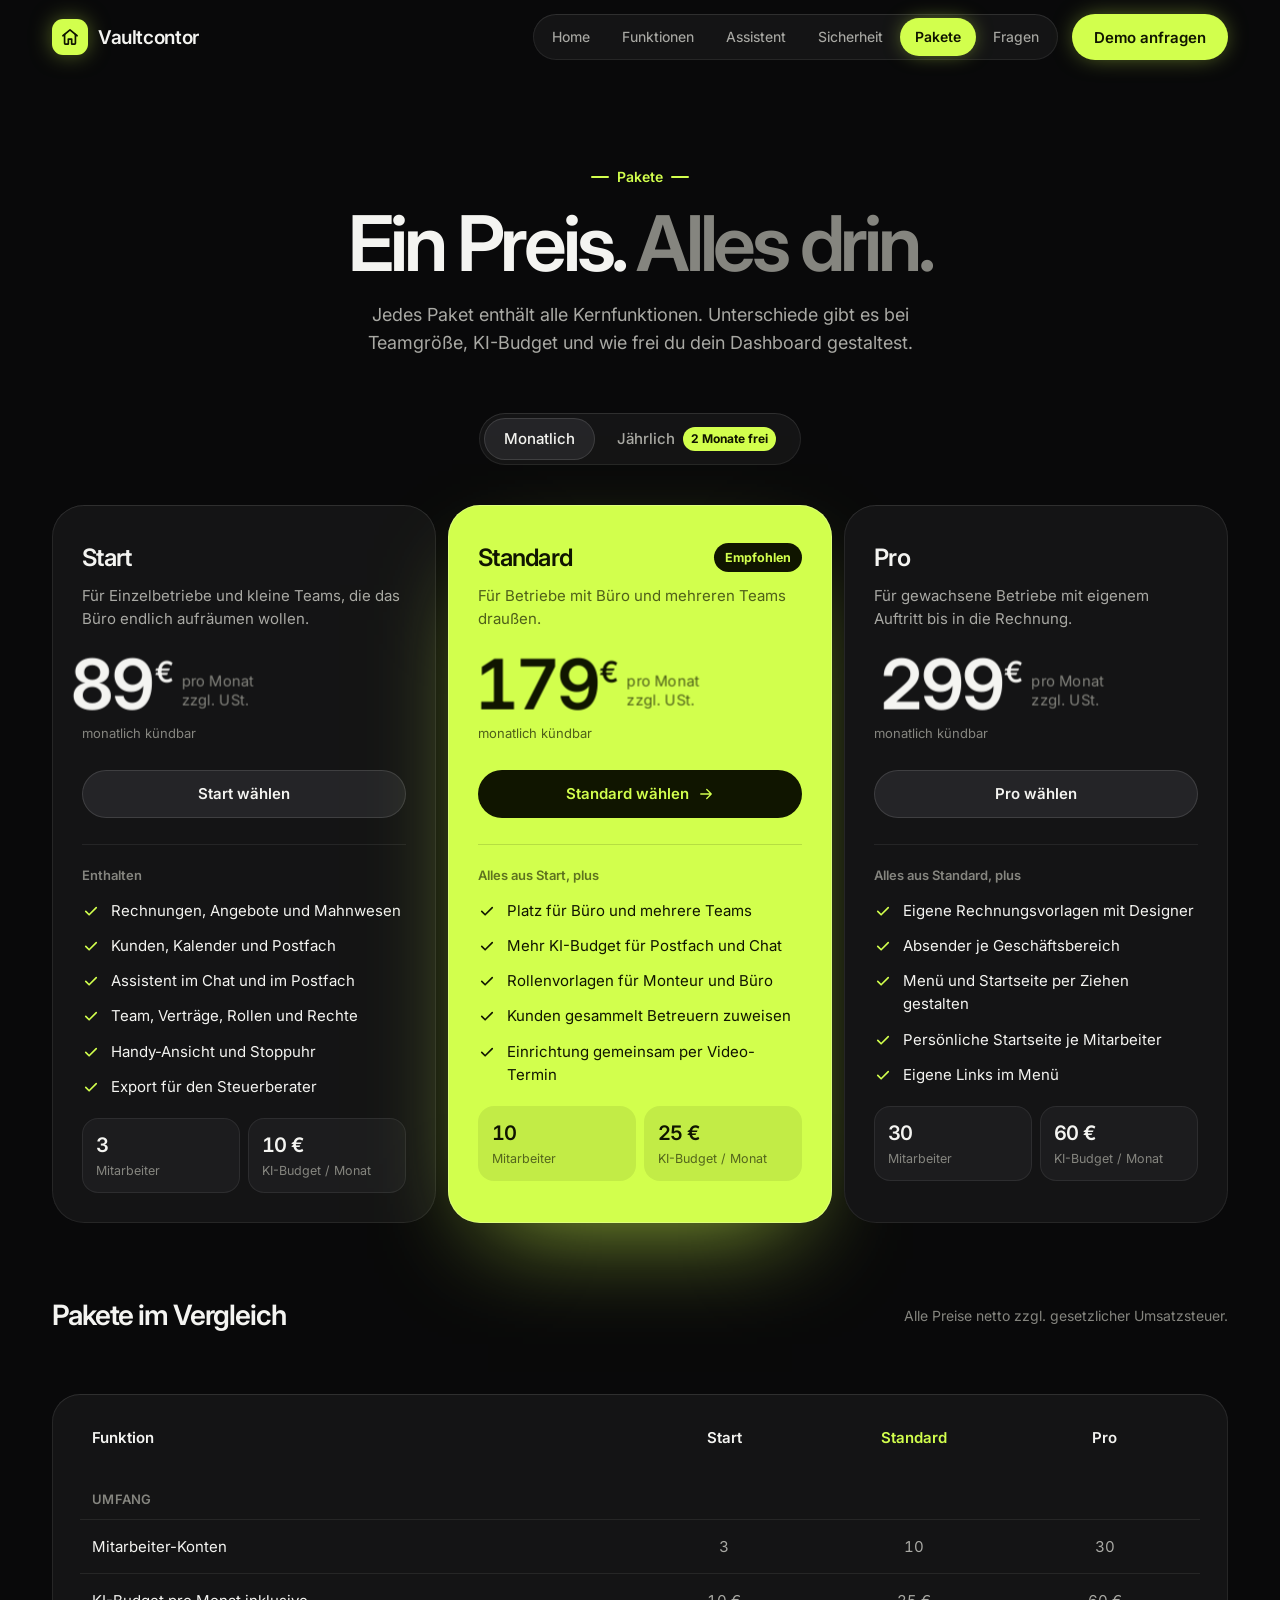
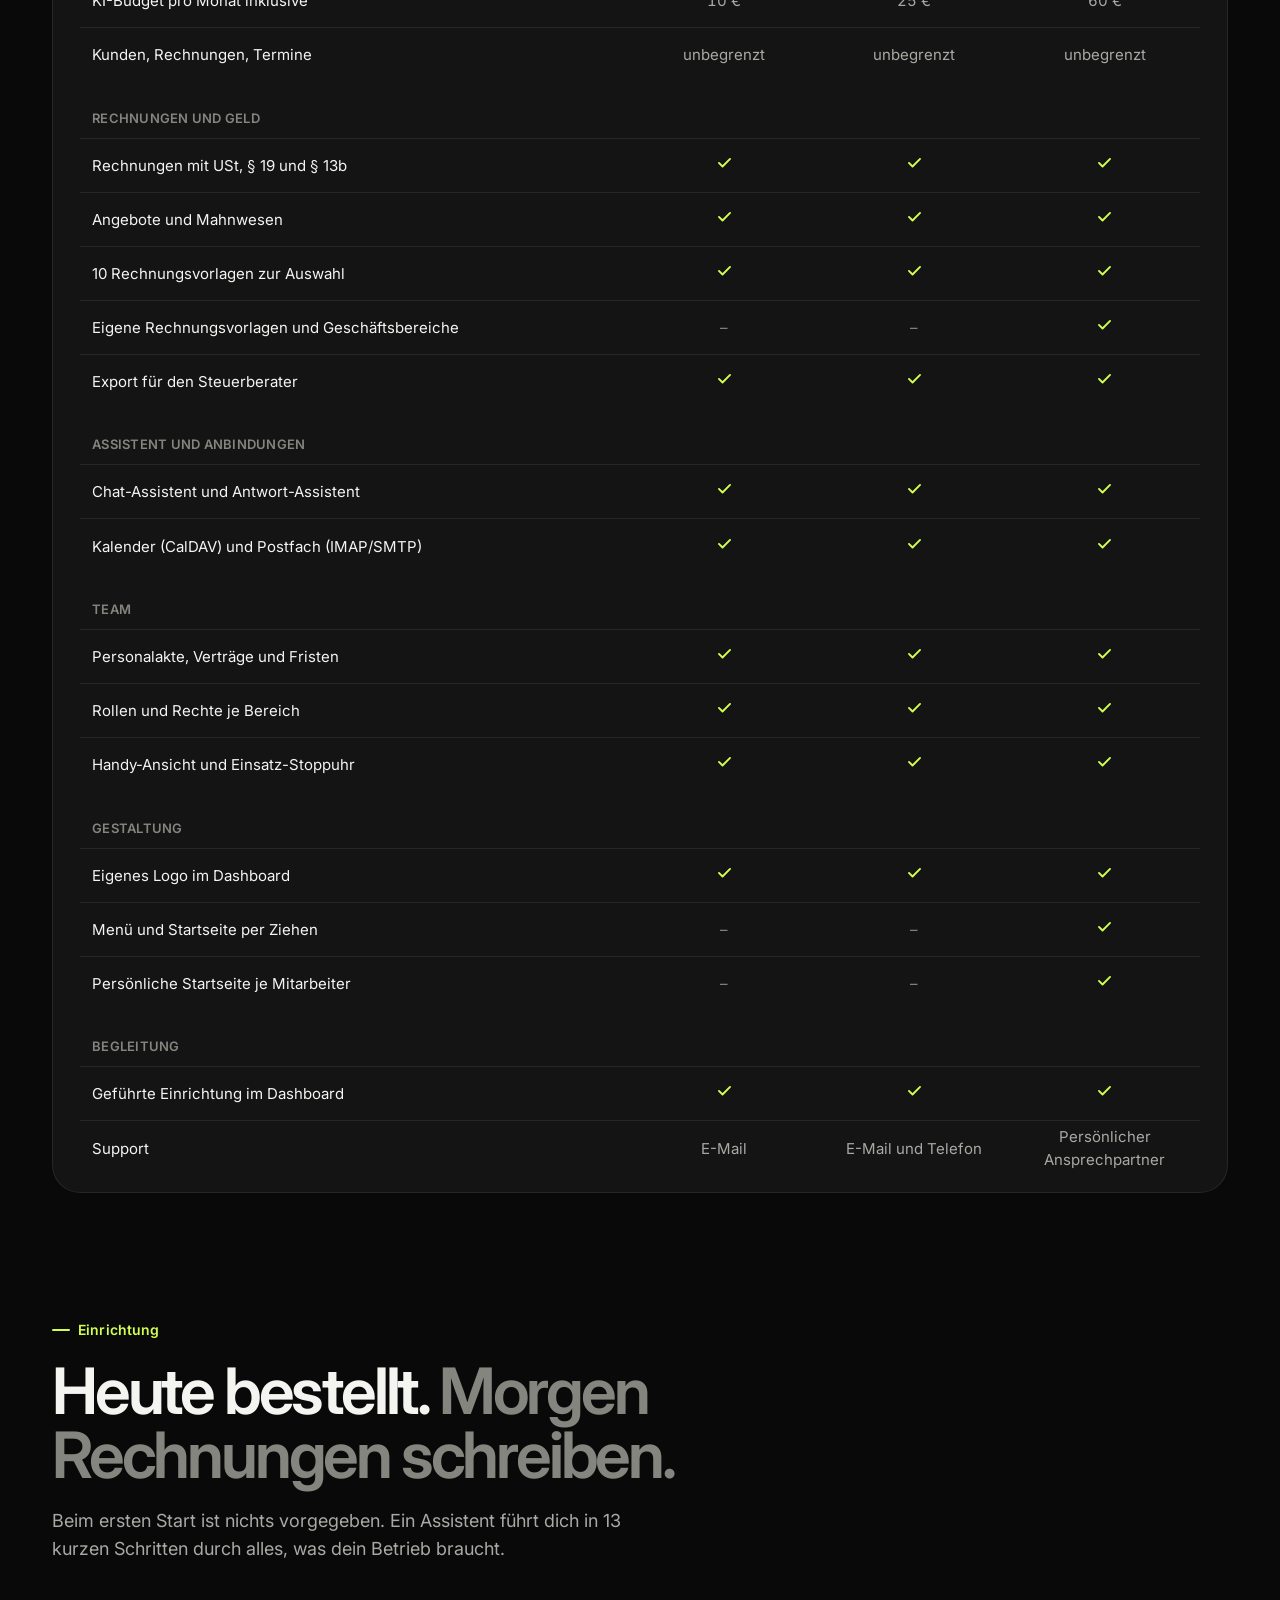
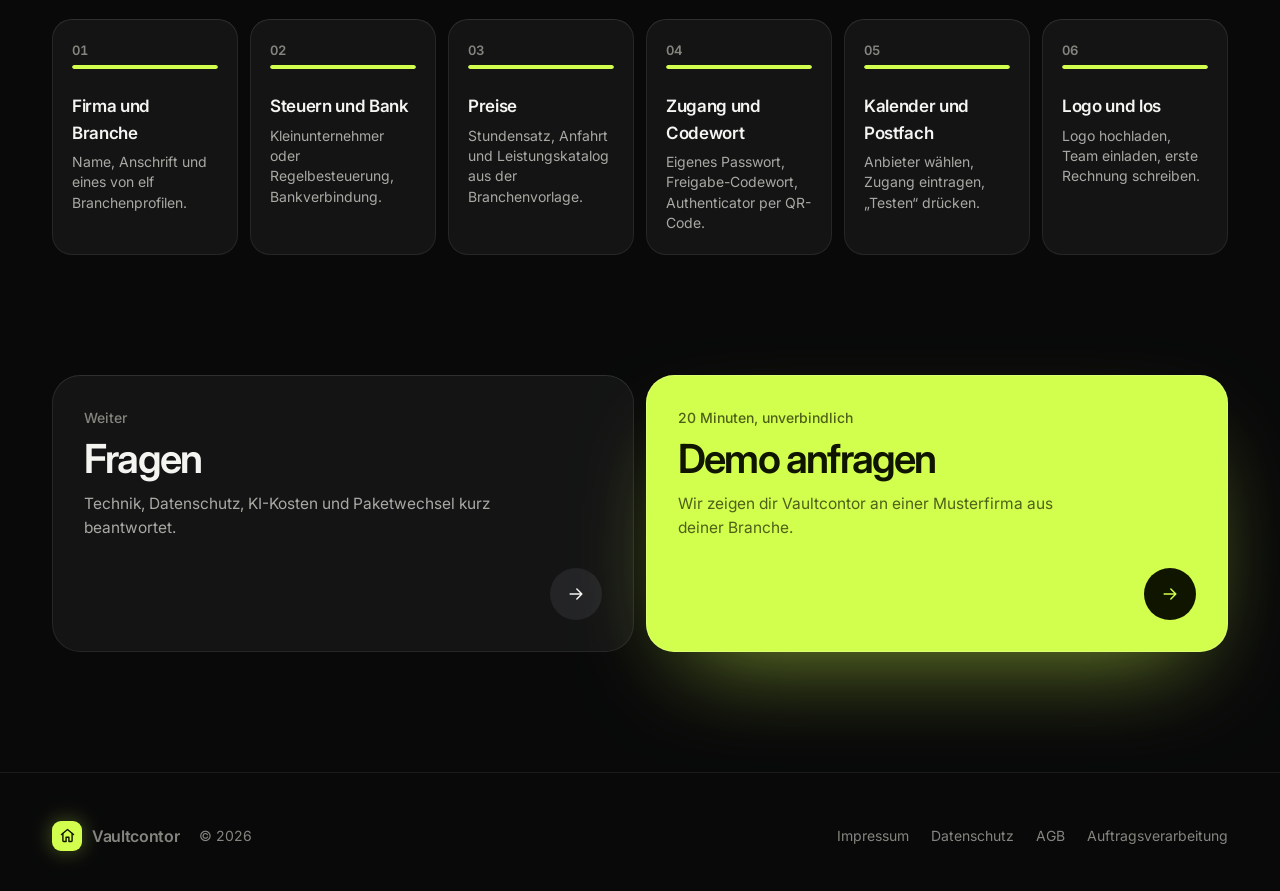
<file: webseite/pakete.html>
<!doctype html>
<html lang="de">
<head>
<meta charset="utf-8">
<meta name="viewport" content="width=device-width, initial-scale=1">
<title>Pakete und Preise – Vaultcontor</title>
<meta name="description" content="Start, Standard und Pro: ein Preis, alles drin. Ab 89 € im Monat zzgl. USt., monatlich kündbar.">
<meta name="theme-color" content="#09090a">
<meta property="og:type" content="website">
<meta property="og:locale" content="de_DE">
<meta property="og:site_name" content="Vaultcontor">
<meta property="og:title" content="Pakete und Preise – Vaultcontor">
<meta property="og:description" content="Start, Standard und Pro: ein Preis, alles drin. Ab 89 € im Monat zzgl. USt., monatlich kündbar.">
<link rel="icon" href="favicon.svg" type="image/svg+xml">
<link rel="preload" href="assets/fonts/inter-latin-opsz-normal.woff2" as="font" type="font/woff2" crossorigin>
<link rel="stylesheet" href="assets/css/style.css?v=5">
<script>document.documentElement.classList.add("js")</script>
</head>
<body>

<!-- Icons: dieselben Zeichnungen wie im Dashboard (design/bento-standard/quelle/common.js) -->
<svg width="0" height="0" style="position:absolute" aria-hidden="true">
  <symbol id="i-home" viewBox="0 0 24 24"><path d="M3.5 10.5 12 3.5l8.5 7"/><path d="M5.5 9v10.5a1 1 0 0 0 1 1H10v-6h4v6h3.5a1 1 0 0 0 1-1V9"/></symbol>
  <symbol id="i-cal" viewBox="0 0 24 24"><rect x="3.5" y="5" width="17" height="15.5" rx="3"/><path d="M3.5 10h17M8 3v4M16 3v4"/><path d="M8 14h.01M12 14h.01M16 14h.01M8 17.5h.01M12 17.5h.01"/></symbol>
  <symbol id="i-users" viewBox="0 0 24 24"><circle cx="9" cy="8" r="3.5"/><path d="M2.5 20c.6-3.4 3.3-5.5 6.5-5.5s5.9 2.1 6.5 5.5"/><path d="M15.5 4.6a3.5 3.5 0 0 1 0 6.8M18 14.8c1.9.8 3.1 2.6 3.5 5.2"/></symbol>
  <symbol id="i-receipt" viewBox="0 0 24 24"><path d="M5.5 3.5h13v17l-2.6-1.6-2.6 1.6-2.6-1.6-2.6 1.6-2.6-1.6z"/><path d="M9 8.5h6M9 12h6M9 15.5h3.5"/></symbol>
  <symbol id="i-inbox" viewBox="0 0 24 24"><path d="M3.5 13.5 6 5.5a1.5 1.5 0 0 1 1.4-1h9.2a1.5 1.5 0 0 1 1.4 1l2.5 8"/><path d="M3.5 13.5V18a2 2 0 0 0 2 2h13a2 2 0 0 0 2-2v-4.5H16l-1.5 2.5h-5L8 13.5z"/></symbol>
  <symbol id="i-sparkles" viewBox="0 0 24 24"><path d="M10 3.5l1.6 4.9 4.9 1.6-4.9 1.6L10 16.5l-1.6-4.9L3.5 10l4.9-1.6z"/><path d="M18 14.5l.8 2.2 2.2.8-2.2.8L18 20.5l-.8-2.2-2.2-.8 2.2-.8zM18 3l.5 1.5L20 5l-1.5.5L18 7l-.5-1.5L16 5l1.5-.5z"/></symbol>
  <symbol id="i-fileSig" viewBox="0 0 24 24"><path d="M14 3.5H7a2 2 0 0 0-2 2v13a2 2 0 0 0 2 2h10a2 2 0 0 0 2-2V8.5z"/><path d="M14 3.5v5h5"/><path d="M8.5 16.5c1-1.5 2-1.5 2.5 0s1.5 1.5 2.5-.5c.4.8 1 1.2 2 1"/></symbol>
  <symbol id="i-file" viewBox="0 0 24 24"><path d="M14 3.5H7a2 2 0 0 0-2 2v13a2 2 0 0 0 2 2h10a2 2 0 0 0 2-2V8.5z"/><path d="M14 3.5v5h5M9 13h6M9 16.5h4"/></symbol>
  <symbol id="i-search" viewBox="0 0 24 24"><circle cx="11" cy="11" r="6.5"/><path d="m20 20-4.2-4.2"/></symbol>
  <symbol id="i-bell" viewBox="0 0 24 24"><path d="M6 16V11a6 6 0 0 1 12 0v5l1.5 2h-15z"/><path d="M10 20.5a2 2 0 0 0 4 0"/></symbol>
  <symbol id="i-chevR" viewBox="0 0 24 24"><path d="m9 6 6 6-6 6"/></symbol>
  <symbol id="i-arrow" viewBox="0 0 24 24"><path d="M5 12h14M13 6l6 6-6 6"/></symbol>
  <symbol id="i-plus" viewBox="0 0 24 24"><path d="M12 5v14M5 12h14"/></symbol>
  <symbol id="i-phone" viewBox="0 0 24 24"><path d="M5 4h3.5l1.5 4.5-2.2 1.4a11 11 0 0 0 6.3 6.3l1.4-2.2L20 15.5V19a1.5 1.5 0 0 1-1.6 1.5C10.5 20 4 13.5 3.5 5.6A1.5 1.5 0 0 1 5 4z"/></symbol>
  <symbol id="i-mail" viewBox="0 0 24 24"><rect x="3" y="5" width="18" height="14" rx="2.5"/><path d="m3.5 7 8.5 6 8.5-6"/></symbol>
  <symbol id="i-clock" viewBox="0 0 24 24"><circle cx="12" cy="12" r="8.5"/><path d="M12 7.5V12l3 2"/></symbol>
  <symbol id="i-play" viewBox="0 0 24 24"><path d="M8 5.5v13l10.5-6.5z"/></symbol>
  <symbol id="i-check" viewBox="0 0 24 24"><path d="m5 12.5 4.5 4.5L19 7.5"/></symbol>
  <symbol id="i-x" viewBox="0 0 24 24"><path d="M6 6l12 12M18 6 6 18"/></symbol>
  <symbol id="i-alert" viewBox="0 0 24 24"><path d="M12 4 2.8 19.5h18.4z"/><path d="M12 10v4.5M12 17.3h.01"/></symbol>
  <symbol id="i-star" viewBox="0 0 24 24"><path d="m12 3.5 2.6 5.4 5.9.8-4.3 4.1 1 5.8-5.2-2.8-5.2 2.8 1-5.8-4.3-4.1 5.9-.8z"/></symbol>
  <symbol id="i-repeat" viewBox="0 0 24 24"><path d="M4 11V9.5A3.5 3.5 0 0 1 7.5 6H20m-3-3 3 3-3 3"/><path d="M20 13v1.5a3.5 3.5 0 0 1-3.5 3.5H4m3 3-3-3 3-3"/></symbol>
  <symbol id="i-download" viewBox="0 0 24 24"><path d="M12 4v11m-4.5-4.5L12 15l4.5-4.5M5 20h14"/></symbol>
  <symbol id="i-send" viewBox="0 0 24 24"><path d="M4 12 20 4l-5 16-3.5-6.5z"/><path d="m11.5 13.5 3-3"/></symbol>
  <symbol id="i-lock" viewBox="0 0 24 24"><rect x="5" y="10.5" width="14" height="10" rx="2.5"/><path d="M8 10.5V8a4 4 0 0 1 8 0v2.5"/></symbol>
  <symbol id="i-key" viewBox="0 0 24 24"><circle cx="8" cy="15" r="4"/><path d="m10.8 12.2 8.7-8.7M16.5 6.5l2.5 2.5M14 9l2 2"/></symbol>
  <symbol id="i-shield" viewBox="0 0 24 24"><path d="M12 3.5 19 6v5.5c0 4.6-3 7.8-7 9-4-1.2-7-4.4-7-9V6z"/><path d="m9 12 2.2 2.2L15.5 10"/></symbol>
  <symbol id="i-up" viewBox="0 0 24 24"><path d="M7 17 17 7M9 7h8v8"/></symbol>
  <symbol id="i-wrench" viewBox="0 0 24 24"><path d="M14.5 6.5a4 4 0 0 0 5 5L12 19a2.1 2.1 0 0 1-3-3l7.5-7.5"/><path d="M14.5 6.5 17 4a4 4 0 0 1 3 3l-2.5 2.5"/></symbol>
  <symbol id="i-roof" viewBox="0 0 24 24"><path d="M2.5 12 12 4.5l9.5 7.5"/><path d="M5 10.5V20h14v-9.5"/><path d="M15.5 6.5V4h2v4"/></symbol>
  <symbol id="i-monitor" viewBox="0 0 24 24"><rect x="3" y="4.5" width="18" height="12" rx="2"/><path d="M8.5 20h7M12 16.5V20"/></symbol>
  <symbol id="i-zap" viewBox="0 0 24 24"><path d="M13 2.5 4.5 13.5H12l-1 8 8.5-11H12z"/></symbol>
  <symbol id="i-drop" viewBox="0 0 24 24"><path d="M12 3.5s6.5 7 6.5 11a6.5 6.5 0 0 1-13 0c0-4 6.5-11 6.5-11z"/></symbol>
  <symbol id="i-grid" viewBox="0 0 24 24"><rect x="4" y="4" width="7" height="7" rx="1.5"/><rect x="13" y="4" width="7" height="7" rx="1.5"/><rect x="4" y="13" width="7" height="7" rx="1.5"/><rect x="13" y="13" width="7" height="7" rx="1.5"/></symbol>
  <symbol id="i-layers" viewBox="0 0 24 24"><path d="m12 3.5 9 5-9 5-9-5z"/><path d="m3 13 9 5 9-5"/></symbol>
  <symbol id="i-window" viewBox="0 0 24 24"><rect x="5" y="4" width="14" height="16" rx="1.5"/><path d="M12 4v16M5 12h14"/></symbol>
  <symbol id="i-nav" viewBox="0 0 24 24"><path d="M12 3 4.5 20.5 12 16.5l7.5 4z"/></symbol>
  <symbol id="i-euro" viewBox="0 0 24 24"><path d="M17.5 6.5A6.5 6.5 0 1 0 17.5 17.5"/><path d="M4.5 10.5h9M4.5 13.5h9"/></symbol>
  <symbol id="i-list" viewBox="0 0 24 24"><path d="M9 6.5h11M9 12h11M9 17.5h11"/><path d="m3.5 6.5 1.2 1.2 2-2.2M3.5 12l1.2 1.2 2-2.2M3.5 17.5l1.2 1.2 2-2.2"/></symbol>
  <symbol id="i-megaphone" viewBox="0 0 24 24"><path d="M4 10v4a1 1 0 0 0 1 1h2l8 4.5v-15L7 9H5a1 1 0 0 0-1 1z"/><path d="M18.5 9.5a3.5 3.5 0 0 1 0 5M8 15l1.5 5h2.5l-1-4.5"/></symbol>
  <symbol id="i-menu" viewBox="0 0 24 24"><path d="M4 7h16M4 12h16M4 17h16"/></symbol>
  <symbol id="i-sun" viewBox="0 0 24 24"><circle cx="12" cy="12" r="4"/><path d="M12 2.5v2M12 19.5v2M2.5 12h2M19.5 12h2M5.3 5.3l1.4 1.4M17.3 17.3l1.4 1.4M18.7 5.3l-1.4 1.4M6.7 17.3l-1.4 1.4"/></symbol>
</svg>

<!-- ============ Kopfzeile ============ -->
<header class="top" id="top">
  <div class="wrap">
    <a href="index.html" class="brand" aria-label="Vaultcontor Startseite"><span class="logo"><svg class="ic"><use href="#i-home"/></svg></span>Vaultcontor</a>
    <nav class="pnav" id="pnav" aria-label="Hauptmenü">
      <a href="index.html">Home</a>
      <a href="funktionen.html">Funktionen</a>
      <a href="assistent.html">Assistent</a>
      <a href="sicherheit.html">Sicherheit</a>
      <a href="pakete.html" class="on" aria-current="page">Pakete</a>
      <a href="fragen.html">Fragen</a>
      <a href="demo.html" class="nav-demo">Demo anfragen</a>
    </nav>
    <a href="demo.html" class="btn lime cta">Demo anfragen</a>
    <button class="menu-btn" id="menuBtn" type="button" aria-label="Menü öffnen" aria-expanded="false" aria-controls="pnav"><svg class="ic"><use href="#i-menu"/></svg></button>
  </div>
</header>

<main>
<!-- ============ Pakete ============ -->
<section class="sec page-top" id="pakete">
  <div class="wrap">
    <div class="sec-h c rv">
      <span class="eyebrow">Pakete</span>
      <h1>Ein Preis. <span>Alles drin.</span></h1>
      <p>Jedes Paket enthält alle Kernfunktionen. Unterschiede gibt es bei Teamgröße, KI-Budget und wie frei du dein Dashboard gestaltest.</p>
    </div>
    <div class="billing rv">
      <div class="seg" role="group" aria-label="Abrechnung">
        <button aria-pressed="true" data-bill="m">Monatlich</button>
        <button aria-pressed="false" data-bill="y">Jährlich <span class="save">2 Monate frei</span></button>
      </div>
    </div>

    <div class="plans">
      <article class="plan rv" data-tilt>
        <div class="name"><h3>Start</h3></div>
        <p class="for">Für Einzelbetriebe und kleine Teams, die das Büro endlich aufräumen wollen.</p>
        <div class="price"><b class="num" data-m="89" data-y="74">89<sup>€</sup></b><span>pro Monat<br>zzgl. USt.</span></div>
        <div class="pnote" data-m="monatlich kündbar" data-y="jährlich abgerechnet: 890 €">monatlich kündbar</div>
        <a href="demo.html?paket=Start" class="btn">Start wählen</a>
        <div class="sep"></div>
        <p class="inc">Enthalten</p>
        <ul>
          <li><svg class="ic"><use href="#i-check"/></svg>Rechnungen, Angebote und Mahnwesen</li>
          <li><svg class="ic"><use href="#i-check"/></svg>Kunden, Kalender und Postfach</li>
          <li><svg class="ic"><use href="#i-check"/></svg>Assistent im Chat und im Postfach</li>
          <li><svg class="ic"><use href="#i-check"/></svg>Team, Verträge, Rollen und Rechte</li>
          <li><svg class="ic"><use href="#i-check"/></svg>Handy-Ansicht und Stoppuhr</li>
          <li><svg class="ic"><use href="#i-check"/></svg>Export für den Steuerberater</li>
        </ul>
        <div class="key"><span><b>3</b>Mitarbeiter</span><span><b>10 €</b>KI-Budget / Monat</span></div>
      </article>

      <article class="plan hl rv d1" data-tilt>
        <div class="name"><h3>Standard</h3><span class="tag">Empfohlen</span></div>
        <p class="for">Für Betriebe mit Büro und mehreren Teams draußen.</p>
        <div class="price"><b class="num" data-m="179" data-y="149">179<sup>€</sup></b><span>pro Monat<br>zzgl. USt.</span></div>
        <div class="pnote" data-m="monatlich kündbar" data-y="jährlich abgerechnet: 1.790 €">monatlich kündbar</div>
        <a href="demo.html?paket=Standard" class="btn ink">Standard wählen <svg class="ic go"><use href="#i-arrow"/></svg></a>
        <div class="sep"></div>
        <p class="inc">Alles aus Start, plus</p>
        <ul>
          <li><svg class="ic"><use href="#i-check"/></svg>Platz für Büro und mehrere Teams</li>
          <li><svg class="ic"><use href="#i-check"/></svg>Mehr KI-Budget für Postfach und Chat</li>
          <li><svg class="ic"><use href="#i-check"/></svg>Rollenvorlagen für Monteur und Büro</li>
          <li><svg class="ic"><use href="#i-check"/></svg>Kunden gesammelt Betreuern zuweisen</li>
          <li><svg class="ic"><use href="#i-check"/></svg>Einrichtung gemeinsam per Video-Termin</li>
        </ul>
        <div class="key"><span><b>10</b>Mitarbeiter</span><span><b>25 €</b>KI-Budget / Monat</span></div>
      </article>

      <article class="plan rv d2" data-tilt>
        <div class="name"><h3>Pro</h3></div>
        <p class="for">Für gewachsene Betriebe mit eigenem Auftritt bis in die Rechnung.</p>
        <div class="price"><b class="num" data-m="299" data-y="249">299<sup>€</sup></b><span>pro Monat<br>zzgl. USt.</span></div>
        <div class="pnote" data-m="monatlich kündbar" data-y="jährlich abgerechnet: 2.990 €">monatlich kündbar</div>
        <a href="demo.html?paket=Pro" class="btn">Pro wählen</a>
        <div class="sep"></div>
        <p class="inc">Alles aus Standard, plus</p>
        <ul>
          <li><svg class="ic"><use href="#i-check"/></svg>Eigene Rechnungsvorlagen mit Designer</li>
          <li><svg class="ic"><use href="#i-check"/></svg>Absender je Geschäftsbereich</li>
          <li><svg class="ic"><use href="#i-check"/></svg>Menü und Startseite per Ziehen gestalten</li>
          <li><svg class="ic"><use href="#i-check"/></svg>Persönliche Startseite je Mitarbeiter</li>
          <li><svg class="ic"><use href="#i-check"/></svg>Eigene Links im Menü</li>
        </ul>
        <div class="key"><span><b>30</b>Mitarbeiter</span><span><b>60 €</b>KI-Budget / Monat</span></div>
      </article>
    </div>

    <div class="compare-h rv"><h3>Pakete im Vergleich</h3><p>Alle Preise netto zzgl. gesetzlicher Umsatzsteuer.</p></div>
    <div class="compare rv">
      <table>
        <thead><tr><th>Funktion</th><th>Start</th><th class="hl">Standard</th><th>Pro</th></tr></thead>
        <tbody>
          <tr class="grp"><td colspan="4">Umfang</td></tr>
          <tr><td>Mitarbeiter-Konten</td><td class="num">3</td><td class="num">10</td><td class="num">30</td></tr>
          <tr><td>KI-Budget pro Monat inklusive</td><td class="num">10 €</td><td class="num">25 €</td><td class="num">60 €</td></tr>
          <tr><td>Kunden, Rechnungen, Termine</td><td>unbegrenzt</td><td>unbegrenzt</td><td>unbegrenzt</td></tr>
          <tr class="grp"><td colspan="4">Rechnungen und Geld</td></tr>
          <tr><td>Rechnungen mit USt, § 19 und § 13b</td><td><span class="y"><svg class="ic"><use href="#i-check"/></svg></span></td><td><span class="y"><svg class="ic"><use href="#i-check"/></svg></span></td><td><span class="y"><svg class="ic"><use href="#i-check"/></svg></span></td></tr>
          <tr><td>Angebote und Mahnwesen</td><td><span class="y"><svg class="ic"><use href="#i-check"/></svg></span></td><td><span class="y"><svg class="ic"><use href="#i-check"/></svg></span></td><td><span class="y"><svg class="ic"><use href="#i-check"/></svg></span></td></tr>
          <tr><td>10 Rechnungsvorlagen zur Auswahl</td><td><span class="y"><svg class="ic"><use href="#i-check"/></svg></span></td><td><span class="y"><svg class="ic"><use href="#i-check"/></svg></span></td><td><span class="y"><svg class="ic"><use href="#i-check"/></svg></span></td></tr>
          <tr><td>Eigene Rechnungsvorlagen und Geschäftsbereiche</td><td class="n">–</td><td class="n">–</td><td><span class="y"><svg class="ic"><use href="#i-check"/></svg></span></td></tr>
          <tr><td>Export für den Steuerberater</td><td><span class="y"><svg class="ic"><use href="#i-check"/></svg></span></td><td><span class="y"><svg class="ic"><use href="#i-check"/></svg></span></td><td><span class="y"><svg class="ic"><use href="#i-check"/></svg></span></td></tr>
          <tr class="grp"><td colspan="4">Assistent und Anbindungen</td></tr>
          <tr><td>Chat-Assistent und Antwort-Assistent</td><td><span class="y"><svg class="ic"><use href="#i-check"/></svg></span></td><td><span class="y"><svg class="ic"><use href="#i-check"/></svg></span></td><td><span class="y"><svg class="ic"><use href="#i-check"/></svg></span></td></tr>
          <tr><td>Kalender (CalDAV) und Postfach (IMAP/SMTP)</td><td><span class="y"><svg class="ic"><use href="#i-check"/></svg></span></td><td><span class="y"><svg class="ic"><use href="#i-check"/></svg></span></td><td><span class="y"><svg class="ic"><use href="#i-check"/></svg></span></td></tr>
          <tr class="grp"><td colspan="4">Team</td></tr>
          <tr><td>Personalakte, Verträge und Fristen</td><td><span class="y"><svg class="ic"><use href="#i-check"/></svg></span></td><td><span class="y"><svg class="ic"><use href="#i-check"/></svg></span></td><td><span class="y"><svg class="ic"><use href="#i-check"/></svg></span></td></tr>
          <tr><td>Rollen und Rechte je Bereich</td><td><span class="y"><svg class="ic"><use href="#i-check"/></svg></span></td><td><span class="y"><svg class="ic"><use href="#i-check"/></svg></span></td><td><span class="y"><svg class="ic"><use href="#i-check"/></svg></span></td></tr>
          <tr><td>Handy-Ansicht und Einsatz-Stoppuhr</td><td><span class="y"><svg class="ic"><use href="#i-check"/></svg></span></td><td><span class="y"><svg class="ic"><use href="#i-check"/></svg></span></td><td><span class="y"><svg class="ic"><use href="#i-check"/></svg></span></td></tr>
          <tr class="grp"><td colspan="4">Gestaltung</td></tr>
          <tr><td>Eigenes Logo im Dashboard</td><td><span class="y"><svg class="ic"><use href="#i-check"/></svg></span></td><td><span class="y"><svg class="ic"><use href="#i-check"/></svg></span></td><td><span class="y"><svg class="ic"><use href="#i-check"/></svg></span></td></tr>
          <tr><td>Menü und Startseite per Ziehen</td><td class="n">–</td><td class="n">–</td><td><span class="y"><svg class="ic"><use href="#i-check"/></svg></span></td></tr>
          <tr><td>Persönliche Startseite je Mitarbeiter</td><td class="n">–</td><td class="n">–</td><td><span class="y"><svg class="ic"><use href="#i-check"/></svg></span></td></tr>
          <tr class="grp"><td colspan="4">Begleitung</td></tr>
          <tr><td>Geführte Einrichtung im Dashboard</td><td><span class="y"><svg class="ic"><use href="#i-check"/></svg></span></td><td><span class="y"><svg class="ic"><use href="#i-check"/></svg></span></td><td><span class="y"><svg class="ic"><use href="#i-check"/></svg></span></td></tr>
          <tr><td>Support</td><td>E-Mail</td><td>E-Mail und Telefon</td><td>Persönlicher Ansprechpartner</td></tr>
        </tbody>
      </table>
    </div>
  </div>
</section>

<!-- ============ Einrichtung ============ -->
<section class="sec" style="padding-top:0">
  <div class="wrap">
    <div class="sec-h rv">
      <span class="eyebrow">Einrichtung</span>
      <h2>Heute bestellt. <span>Morgen Rechnungen schreiben.</span></h2>
      <p>Beim ersten Start ist nichts vorgegeben. Ein Assistent führt dich in 13 kurzen Schritten durch alles, was dein Betrieb braucht.</p>
    </div>
    <div class="setup" id="setup">
      <div class="su rv"><span class="k">01</span><span class="bar"><i></i></span><b>Firma und Branche</b><span>Name, Anschrift und eines von elf Branchenprofilen.</span></div>
      <div class="su rv d1"><span class="k">02</span><span class="bar"><i></i></span><b>Steuern und Bank</b><span>Kleinunternehmer oder Regelbesteuerung, Bankverbindung.</span></div>
      <div class="su rv d2"><span class="k">03</span><span class="bar"><i></i></span><b>Preise</b><span>Stundensatz, Anfahrt und Leistungskatalog aus der Branchenvorlage.</span></div>
      <div class="su rv"><span class="k">04</span><span class="bar"><i></i></span><b>Zugang und Codewort</b><span>Eigenes Passwort, Freigabe-Codewort, Authenticator per QR-Code.</span></div>
      <div class="su rv d1"><span class="k">05</span><span class="bar"><i></i></span><b>Kalender und Postfach</b><span>Anbieter wählen, Zugang eintragen, „Testen“ drücken.</span></div>
      <div class="su rv d2"><span class="k">06</span><span class="bar"><i></i></span><b>Logo und los</b><span>Logo hochladen, Team einladen, erste Rechnung schreiben.</span></div>
    </div>
  </div>
</section>

<!-- ============ Weiter ============ -->
<section class="next-sec">
  <div class="wrap next">
    <a href="fragen.html" class="nx rv">
      <div><small>Weiter</small><b>Fragen</b><p>Technik, Datenschutz, KI-Kosten und Paketwechsel kurz beantwortet.</p></div>
      <span class="go-c"><svg class="ic"><use href="#i-arrow"/></svg></span>
    </a>
    <a href="demo.html" class="nx lime rv d1">
      <div><small>20 Minuten, unverbindlich</small><b>Demo anfragen</b><p>Wir zeigen dir Vaultcontor an einer Musterfirma aus deiner Branche.</p></div>
      <span class="go-c"><svg class="ic"><use href="#i-arrow"/></svg></span>
    </a>
  </div>
</section>
</main>

<footer>
  <div class="wrap">
    <a href="index.html" class="brand" style="font-size:16px"><span class="logo" style="width:30px;height:30px;border-radius:9px"><svg class="ic" style="width:17px;height:17px"><use href="#i-home"/></svg></span>Vaultcontor</a>
    <span>© 2026</span>
    <nav aria-label="Rechtliches">
      <a href="#">Impressum</a><a href="#">Datenschutz</a><a href="#">AGB</a><a href="#">Auftragsverarbeitung</a>
    </nav>
  </div>
</footer>

<script src="assets/js/main.js?v=5"></script>
</body>
</html>
</file>
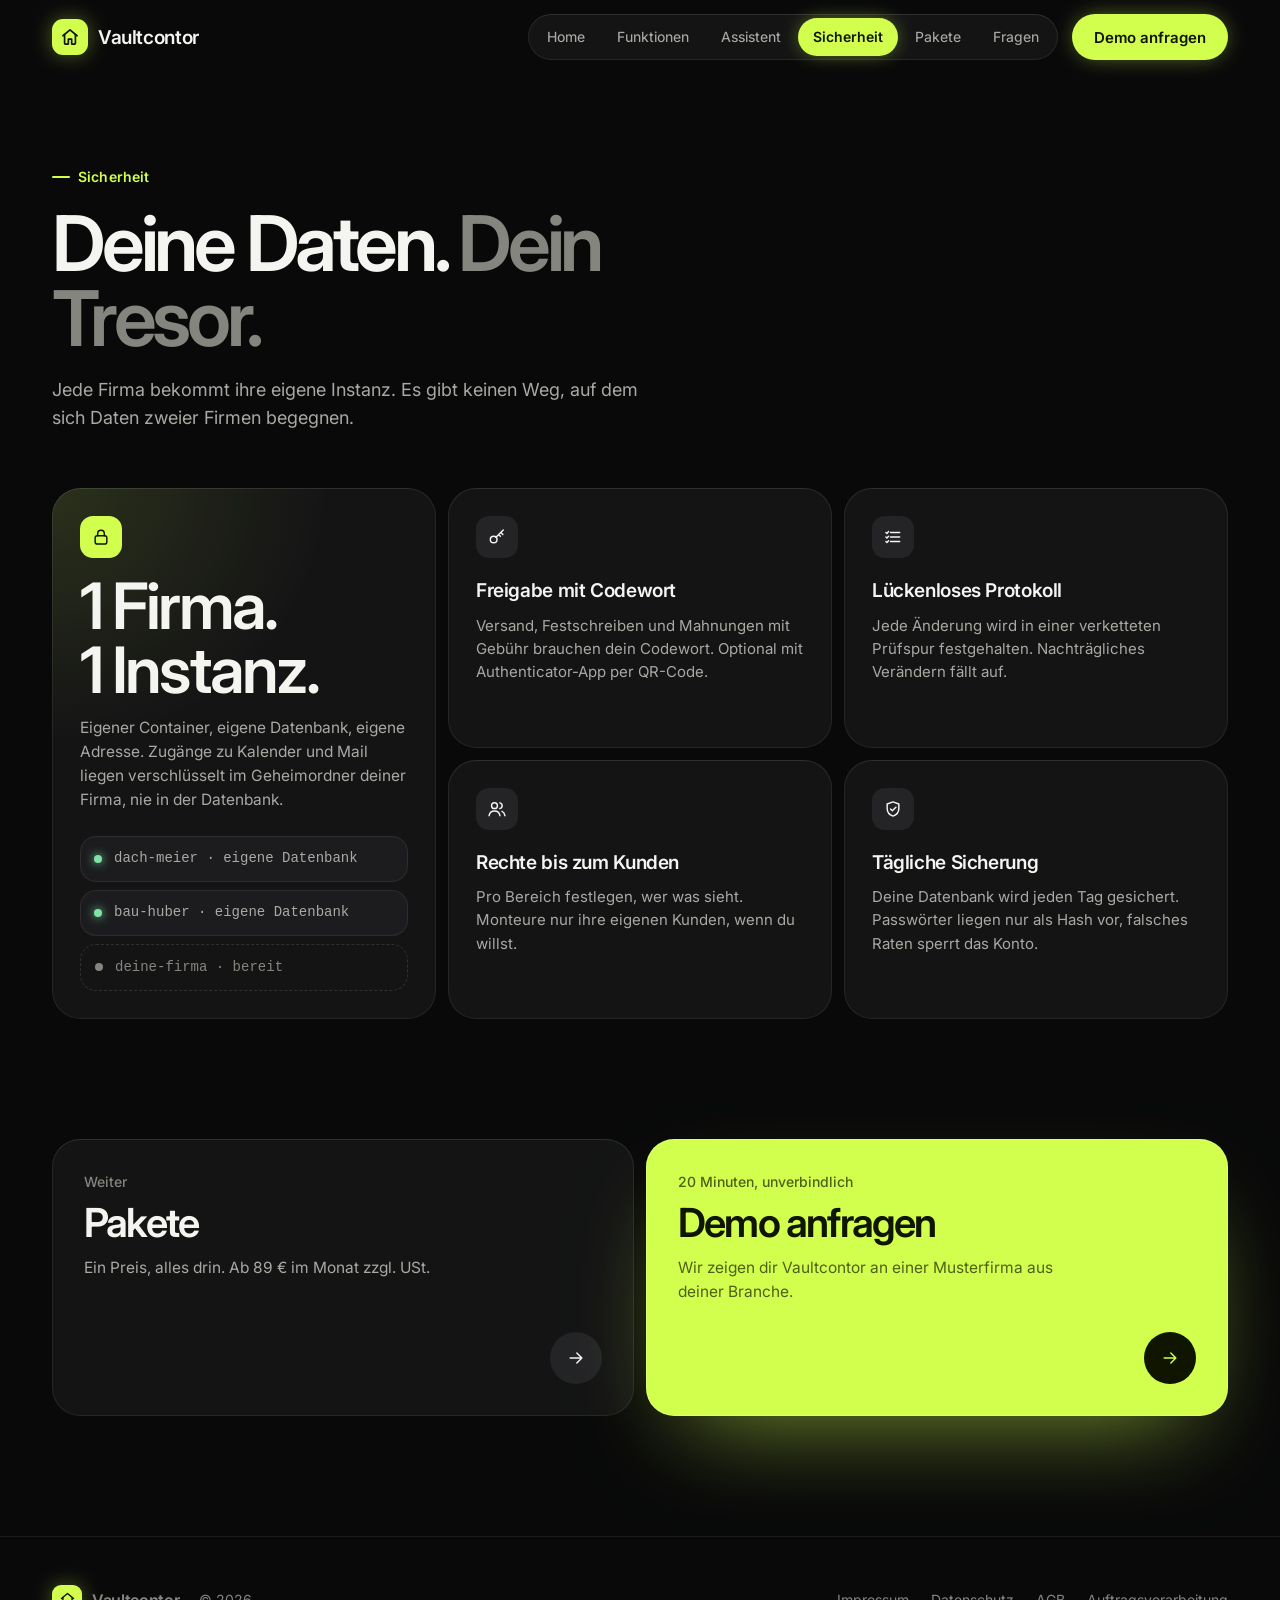
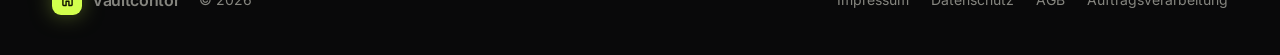
<file: webseite/sicherheit.html>
<!doctype html>
<html lang="de">
<head>
<meta charset="utf-8">
<meta name="viewport" content="width=device-width, initial-scale=1">
<title>Sicherheit – Vaultcontor</title>
<meta name="description" content="Eigene Instanz je Firma, Server in Deutschland, Freigabe mit Codewort, lückenloses Protokoll und tägliche Sicherung.">
<meta name="theme-color" content="#09090a">
<meta property="og:type" content="website">
<meta property="og:locale" content="de_DE">
<meta property="og:site_name" content="Vaultcontor">
<meta property="og:title" content="Sicherheit – Vaultcontor">
<meta property="og:description" content="Eigene Instanz je Firma, Server in Deutschland, Freigabe mit Codewort, lückenloses Protokoll und tägliche Sicherung.">
<link rel="icon" href="favicon.svg" type="image/svg+xml">
<link rel="preload" href="assets/fonts/inter-latin-opsz-normal.woff2" as="font" type="font/woff2" crossorigin>
<link rel="stylesheet" href="assets/css/style.css?v=5">
<script>document.documentElement.classList.add("js")</script>
</head>
<body>

<!-- Icons: dieselben Zeichnungen wie im Dashboard (design/bento-standard/quelle/common.js) -->
<svg width="0" height="0" style="position:absolute" aria-hidden="true">
  <symbol id="i-home" viewBox="0 0 24 24"><path d="M3.5 10.5 12 3.5l8.5 7"/><path d="M5.5 9v10.5a1 1 0 0 0 1 1H10v-6h4v6h3.5a1 1 0 0 0 1-1V9"/></symbol>
  <symbol id="i-cal" viewBox="0 0 24 24"><rect x="3.5" y="5" width="17" height="15.5" rx="3"/><path d="M3.5 10h17M8 3v4M16 3v4"/><path d="M8 14h.01M12 14h.01M16 14h.01M8 17.5h.01M12 17.5h.01"/></symbol>
  <symbol id="i-users" viewBox="0 0 24 24"><circle cx="9" cy="8" r="3.5"/><path d="M2.5 20c.6-3.4 3.3-5.5 6.5-5.5s5.9 2.1 6.5 5.5"/><path d="M15.5 4.6a3.5 3.5 0 0 1 0 6.8M18 14.8c1.9.8 3.1 2.6 3.5 5.2"/></symbol>
  <symbol id="i-receipt" viewBox="0 0 24 24"><path d="M5.5 3.5h13v17l-2.6-1.6-2.6 1.6-2.6-1.6-2.6 1.6-2.6-1.6z"/><path d="M9 8.5h6M9 12h6M9 15.5h3.5"/></symbol>
  <symbol id="i-inbox" viewBox="0 0 24 24"><path d="M3.5 13.5 6 5.5a1.5 1.5 0 0 1 1.4-1h9.2a1.5 1.5 0 0 1 1.4 1l2.5 8"/><path d="M3.5 13.5V18a2 2 0 0 0 2 2h13a2 2 0 0 0 2-2v-4.5H16l-1.5 2.5h-5L8 13.5z"/></symbol>
  <symbol id="i-sparkles" viewBox="0 0 24 24"><path d="M10 3.5l1.6 4.9 4.9 1.6-4.9 1.6L10 16.5l-1.6-4.9L3.5 10l4.9-1.6z"/><path d="M18 14.5l.8 2.2 2.2.8-2.2.8L18 20.5l-.8-2.2-2.2-.8 2.2-.8zM18 3l.5 1.5L20 5l-1.5.5L18 7l-.5-1.5L16 5l1.5-.5z"/></symbol>
  <symbol id="i-fileSig" viewBox="0 0 24 24"><path d="M14 3.5H7a2 2 0 0 0-2 2v13a2 2 0 0 0 2 2h10a2 2 0 0 0 2-2V8.5z"/><path d="M14 3.5v5h5"/><path d="M8.5 16.5c1-1.5 2-1.5 2.5 0s1.5 1.5 2.5-.5c.4.8 1 1.2 2 1"/></symbol>
  <symbol id="i-file" viewBox="0 0 24 24"><path d="M14 3.5H7a2 2 0 0 0-2 2v13a2 2 0 0 0 2 2h10a2 2 0 0 0 2-2V8.5z"/><path d="M14 3.5v5h5M9 13h6M9 16.5h4"/></symbol>
  <symbol id="i-search" viewBox="0 0 24 24"><circle cx="11" cy="11" r="6.5"/><path d="m20 20-4.2-4.2"/></symbol>
  <symbol id="i-bell" viewBox="0 0 24 24"><path d="M6 16V11a6 6 0 0 1 12 0v5l1.5 2h-15z"/><path d="M10 20.5a2 2 0 0 0 4 0"/></symbol>
  <symbol id="i-chevR" viewBox="0 0 24 24"><path d="m9 6 6 6-6 6"/></symbol>
  <symbol id="i-arrow" viewBox="0 0 24 24"><path d="M5 12h14M13 6l6 6-6 6"/></symbol>
  <symbol id="i-plus" viewBox="0 0 24 24"><path d="M12 5v14M5 12h14"/></symbol>
  <symbol id="i-phone" viewBox="0 0 24 24"><path d="M5 4h3.5l1.5 4.5-2.2 1.4a11 11 0 0 0 6.3 6.3l1.4-2.2L20 15.5V19a1.5 1.5 0 0 1-1.6 1.5C10.5 20 4 13.5 3.5 5.6A1.5 1.5 0 0 1 5 4z"/></symbol>
  <symbol id="i-mail" viewBox="0 0 24 24"><rect x="3" y="5" width="18" height="14" rx="2.5"/><path d="m3.5 7 8.5 6 8.5-6"/></symbol>
  <symbol id="i-clock" viewBox="0 0 24 24"><circle cx="12" cy="12" r="8.5"/><path d="M12 7.5V12l3 2"/></symbol>
  <symbol id="i-play" viewBox="0 0 24 24"><path d="M8 5.5v13l10.5-6.5z"/></symbol>
  <symbol id="i-check" viewBox="0 0 24 24"><path d="m5 12.5 4.5 4.5L19 7.5"/></symbol>
  <symbol id="i-x" viewBox="0 0 24 24"><path d="M6 6l12 12M18 6 6 18"/></symbol>
  <symbol id="i-alert" viewBox="0 0 24 24"><path d="M12 4 2.8 19.5h18.4z"/><path d="M12 10v4.5M12 17.3h.01"/></symbol>
  <symbol id="i-star" viewBox="0 0 24 24"><path d="m12 3.5 2.6 5.4 5.9.8-4.3 4.1 1 5.8-5.2-2.8-5.2 2.8 1-5.8-4.3-4.1 5.9-.8z"/></symbol>
  <symbol id="i-repeat" viewBox="0 0 24 24"><path d="M4 11V9.5A3.5 3.5 0 0 1 7.5 6H20m-3-3 3 3-3 3"/><path d="M20 13v1.5a3.5 3.5 0 0 1-3.5 3.5H4m3 3-3-3 3-3"/></symbol>
  <symbol id="i-download" viewBox="0 0 24 24"><path d="M12 4v11m-4.5-4.5L12 15l4.5-4.5M5 20h14"/></symbol>
  <symbol id="i-send" viewBox="0 0 24 24"><path d="M4 12 20 4l-5 16-3.5-6.5z"/><path d="m11.5 13.5 3-3"/></symbol>
  <symbol id="i-lock" viewBox="0 0 24 24"><rect x="5" y="10.5" width="14" height="10" rx="2.5"/><path d="M8 10.5V8a4 4 0 0 1 8 0v2.5"/></symbol>
  <symbol id="i-key" viewBox="0 0 24 24"><circle cx="8" cy="15" r="4"/><path d="m10.8 12.2 8.7-8.7M16.5 6.5l2.5 2.5M14 9l2 2"/></symbol>
  <symbol id="i-shield" viewBox="0 0 24 24"><path d="M12 3.5 19 6v5.5c0 4.6-3 7.8-7 9-4-1.2-7-4.4-7-9V6z"/><path d="m9 12 2.2 2.2L15.5 10"/></symbol>
  <symbol id="i-up" viewBox="0 0 24 24"><path d="M7 17 17 7M9 7h8v8"/></symbol>
  <symbol id="i-wrench" viewBox="0 0 24 24"><path d="M14.5 6.5a4 4 0 0 0 5 5L12 19a2.1 2.1 0 0 1-3-3l7.5-7.5"/><path d="M14.5 6.5 17 4a4 4 0 0 1 3 3l-2.5 2.5"/></symbol>
  <symbol id="i-roof" viewBox="0 0 24 24"><path d="M2.5 12 12 4.5l9.5 7.5"/><path d="M5 10.5V20h14v-9.5"/><path d="M15.5 6.5V4h2v4"/></symbol>
  <symbol id="i-monitor" viewBox="0 0 24 24"><rect x="3" y="4.5" width="18" height="12" rx="2"/><path d="M8.5 20h7M12 16.5V20"/></symbol>
  <symbol id="i-zap" viewBox="0 0 24 24"><path d="M13 2.5 4.5 13.5H12l-1 8 8.5-11H12z"/></symbol>
  <symbol id="i-drop" viewBox="0 0 24 24"><path d="M12 3.5s6.5 7 6.5 11a6.5 6.5 0 0 1-13 0c0-4 6.5-11 6.5-11z"/></symbol>
  <symbol id="i-grid" viewBox="0 0 24 24"><rect x="4" y="4" width="7" height="7" rx="1.5"/><rect x="13" y="4" width="7" height="7" rx="1.5"/><rect x="4" y="13" width="7" height="7" rx="1.5"/><rect x="13" y="13" width="7" height="7" rx="1.5"/></symbol>
  <symbol id="i-layers" viewBox="0 0 24 24"><path d="m12 3.5 9 5-9 5-9-5z"/><path d="m3 13 9 5 9-5"/></symbol>
  <symbol id="i-window" viewBox="0 0 24 24"><rect x="5" y="4" width="14" height="16" rx="1.5"/><path d="M12 4v16M5 12h14"/></symbol>
  <symbol id="i-nav" viewBox="0 0 24 24"><path d="M12 3 4.5 20.5 12 16.5l7.5 4z"/></symbol>
  <symbol id="i-euro" viewBox="0 0 24 24"><path d="M17.5 6.5A6.5 6.5 0 1 0 17.5 17.5"/><path d="M4.5 10.5h9M4.5 13.5h9"/></symbol>
  <symbol id="i-list" viewBox="0 0 24 24"><path d="M9 6.5h11M9 12h11M9 17.5h11"/><path d="m3.5 6.5 1.2 1.2 2-2.2M3.5 12l1.2 1.2 2-2.2M3.5 17.5l1.2 1.2 2-2.2"/></symbol>
  <symbol id="i-megaphone" viewBox="0 0 24 24"><path d="M4 10v4a1 1 0 0 0 1 1h2l8 4.5v-15L7 9H5a1 1 0 0 0-1 1z"/><path d="M18.5 9.5a3.5 3.5 0 0 1 0 5M8 15l1.5 5h2.5l-1-4.5"/></symbol>
  <symbol id="i-menu" viewBox="0 0 24 24"><path d="M4 7h16M4 12h16M4 17h16"/></symbol>
  <symbol id="i-sun" viewBox="0 0 24 24"><circle cx="12" cy="12" r="4"/><path d="M12 2.5v2M12 19.5v2M2.5 12h2M19.5 12h2M5.3 5.3l1.4 1.4M17.3 17.3l1.4 1.4M18.7 5.3l-1.4 1.4M6.7 17.3l-1.4 1.4"/></symbol>
</svg>

<!-- ============ Kopfzeile ============ -->
<header class="top" id="top">
  <div class="wrap">
    <a href="index.html" class="brand" aria-label="Vaultcontor Startseite"><span class="logo"><svg class="ic"><use href="#i-home"/></svg></span>Vaultcontor</a>
    <nav class="pnav" id="pnav" aria-label="Hauptmenü">
      <a href="index.html">Home</a>
      <a href="funktionen.html">Funktionen</a>
      <a href="assistent.html">Assistent</a>
      <a href="sicherheit.html" class="on" aria-current="page">Sicherheit</a>
      <a href="pakete.html">Pakete</a>
      <a href="fragen.html">Fragen</a>
      <a href="demo.html" class="nav-demo">Demo anfragen</a>
    </nav>
    <a href="demo.html" class="btn lime cta">Demo anfragen</a>
    <button class="menu-btn" id="menuBtn" type="button" aria-label="Menü öffnen" aria-expanded="false" aria-controls="pnav"><svg class="ic"><use href="#i-menu"/></svg></button>
  </div>
</header>

<main>
<!-- ============ Sicherheit ============ -->
<section class="sec page-top" id="sicherheit">
  <div class="wrap">
    <div class="sec-h rv">
      <span class="eyebrow">Sicherheit</span>
      <h1>Deine Daten. <span>Dein Tresor.</span></h1>
      <p>Jede Firma bekommt ihre eigene Instanz. Es gibt keinen Weg, auf dem sich Daten zweier Firmen begegnen.</p>
    </div>
    <div class="sgrid">
      <div class="sc vault rv">
        <div><span class="ict lime"><svg class="ic"><use href="#i-lock"/></svg></span>
          <div class="big">1 Firma.<br>1 Instanz.</div>
          <p class="muted" style="margin-top:14px;font-size:15.5px">Eigener Container, eigene Datenbank, eigene Adresse. Zugänge zu Kalender und Mail liegen verschlüsselt im Geheimordner deiner Firma, nie in der Datenbank.</p>
        </div>
        <div class="inst">
          <div><i></i>dach-meier · eigene Datenbank</div>
          <div><i></i>bau-huber · eigene Datenbank</div>
          <div><i></i>deine-firma · bereit</div>
        </div>
      </div>
      <div class="sc rv d1"><span class="ict"><svg class="ic"><use href="#i-key"/></svg></span><h3>Freigabe mit Codewort</h3><p>Versand, Festschreiben und Mahnungen mit Gebühr brauchen dein Codewort. Optional mit Authenticator-App per QR-Code.</p></div>
      <div class="sc rv d2"><span class="ict"><svg class="ic"><use href="#i-list"/></svg></span><h3>Lückenloses Protokoll</h3><p>Jede Änderung wird in einer verketteten Prüfspur festgehalten. Nachträgliches Verändern fällt auf.</p></div>
      <div class="sc rv d1"><span class="ict"><svg class="ic"><use href="#i-users"/></svg></span><h3>Rechte bis zum Kunden</h3><p>Pro Bereich festlegen, wer was sieht. Monteure nur ihre eigenen Kunden, wenn du willst.</p></div>
      <div class="sc rv d2"><span class="ict"><svg class="ic"><use href="#i-shield"/></svg></span><h3>Tägliche Sicherung</h3><p>Deine Datenbank wird jeden Tag gesichert. Passwörter liegen nur als Hash vor, falsches Raten sperrt das Konto.</p></div>
    </div>
  </div>
</section>

<!-- ============ Weiter ============ -->
<section class="next-sec">
  <div class="wrap next">
    <a href="pakete.html" class="nx rv">
      <div><small>Weiter</small><b>Pakete</b><p>Ein Preis, alles drin. Ab 89 € im Monat zzgl. USt.</p></div>
      <span class="go-c"><svg class="ic"><use href="#i-arrow"/></svg></span>
    </a>
    <a href="demo.html" class="nx lime rv d1">
      <div><small>20 Minuten, unverbindlich</small><b>Demo anfragen</b><p>Wir zeigen dir Vaultcontor an einer Musterfirma aus deiner Branche.</p></div>
      <span class="go-c"><svg class="ic"><use href="#i-arrow"/></svg></span>
    </a>
  </div>
</section>
</main>

<footer>
  <div class="wrap">
    <a href="index.html" class="brand" style="font-size:16px"><span class="logo" style="width:30px;height:30px;border-radius:9px"><svg class="ic" style="width:17px;height:17px"><use href="#i-home"/></svg></span>Vaultcontor</a>
    <span>© 2026</span>
    <nav aria-label="Rechtliches">
      <a href="#">Impressum</a><a href="#">Datenschutz</a><a href="#">AGB</a><a href="#">Auftragsverarbeitung</a>
    </nav>
  </div>
</footer>

<script src="assets/js/main.js?v=5"></script>
</body>
</html>
</file>
<file: webseite/assets/css/style.css>
/* ---------- Schrift (lokal, ohne Google-Server) ---------- */
@font-face{font-family:"Inter";font-style:normal;font-weight:100 900;font-display:swap;src:url("../fonts/inter-latin-opsz-normal.woff2") format("woff2")}
/* =====================================================================
   Vaultcontor · Website
   Farben und Bausteine 1:1 aus design/bento-standard/quelle/b_system.css
   ===================================================================== */
:root{
  --bg:#09090a; --tile:#141415; --tile2:#1c1c1e; --tile3:#242427;
  --line:rgba(255,255,255,.075); --line2:rgba(255,255,255,.12);
  --tx:#f4f4f1; --tx2:#a9a9a4; --tx3:#85857f;
  --lime:#d2ff4d; --lime-ink:#101500; --lime-rgb:210,255,77;
  --calm:#a39dff; --calm-rgb:163,157,255; --calm-tx:#b9b4ff;
  --ok:#7fe3a5; --warn:#ffc35c; --bad:#ff7a6e; --info:#a39dff; --mute:#b5b5af;
  --h0:#1f1f22; --h1:#33402a; --h2:#5f7f22; --h3:#9fd32f; --h4:#d2ff4d;
  --sh:0 1px 0 rgba(255,255,255,.04) inset,0 0 0 1px var(--line) inset;
  --font:"Inter",system-ui,-apple-system,"Segoe UI",sans-serif;
  --r:28px; --r2:20px; --r3:14px; --gap:12px;
  --wrap:1240px;
}
*{box-sizing:border-box;margin:0;padding:0}
html{scroll-behavior:smooth;-webkit-text-size-adjust:100%}
body{font:400 16px/1.55 var(--font);color:var(--tx);background:var(--bg);-webkit-font-smoothing:antialiased;font-feature-settings:"cv11","ss01";font-optical-sizing:auto;overflow-x:hidden}
img,svg{display:block}
a{color:inherit;text-decoration:none}
button{font:inherit;color:inherit;background:none;border:0;cursor:pointer}
.num{font-variant-numeric:tabular-nums;font-feature-settings:"tnum","cv11","ss01"}
.ic{width:20px;height:20px;flex:none;fill:none;stroke:currentColor;stroke-width:1.75;stroke-linecap:round;stroke-linejoin:round}
.wrap{max-width:var(--wrap);margin:0 auto;padding:0 32px}
@media (max-width:640px){.wrap{padding:0 16px}}
.muted{color:var(--tx2)}.faint{color:var(--tx3)}
::selection{background:var(--lime);color:var(--lime-ink)}
:focus-visible{outline:2px solid var(--lime);outline-offset:3px;border-radius:8px}

/* ---------- Knöpfe, Pillen ---------- */
.btn{display:inline-flex;align-items:center;justify-content:center;gap:8px;height:48px;padding:0 22px;border-radius:999px;font:600 15px/1 var(--font);white-space:nowrap;color:var(--tx);background:var(--tile3);box-shadow:inset 0 0 0 1px var(--line2);transition:transform .25s cubic-bezier(.2,.8,.2,1),box-shadow .25s,background .25s}
.btn:hover{transform:translateY(-2px);background:#2c2c30}
.btn.lime{background:var(--lime);color:var(--lime-ink);box-shadow:0 0 24px -6px rgba(var(--lime-rgb),.6)}
.btn.lime:hover{box-shadow:0 0 0 4px rgba(var(--lime-rgb),.16),0 12px 40px -8px rgba(var(--lime-rgb),.75)}
.btn.ink{background:var(--lime-ink);color:var(--lime);box-shadow:none}
.btn.ink:hover{background:#000}
.btn .ic{width:18px;height:18px;transition:transform .25s}
.btn:hover .ic.go{transform:translateX(3px)}
.chip{display:inline-flex;align-items:center;gap:8px;height:32px;padding:0 14px;border-radius:999px;font-size:13.5px;font-weight:500;white-space:nowrap;background:var(--tile);box-shadow:var(--sh);color:var(--tx2)}
.chip i{width:7px;height:7px;border-radius:50%;background:var(--lime);box-shadow:0 0 10px rgba(var(--lime-rgb),.8)}
.pill{display:inline-flex;align-items:center;gap:7px;height:24px;padding:0 9px;border-radius:999px;font-size:12px;font-weight:500;white-space:nowrap;color:var(--c);background:color-mix(in srgb,var(--c) 14%,transparent)}
.pill::before{content:"";width:6px;height:6px;border-radius:50%;background:var(--c)}
.pill.ok{--c:var(--ok)}.pill.warn{--c:var(--warn)}.pill.bad{--c:var(--bad)}.pill.info{--c:var(--info)}.pill.mute{--c:var(--mute)}
.av{--s:30px;width:var(--s);height:var(--s);border-radius:50%;flex:none;display:grid;place-items:center;font:600 calc(var(--s)*.36)/1 var(--font);background:hsl(var(--hue) 26% 21%);color:hsl(var(--hue) 85% 80%)}
.logo{width:36px;height:36px;border-radius:11px;background:var(--lime);color:var(--lime-ink);display:grid;place-items:center;box-shadow:0 0 24px -4px rgba(var(--lime-rgb),.6);flex:none}
.logo .ic{width:20px;height:20px;stroke-width:2}

/* ---------- Kopfzeile ---------- */
.top{position:fixed;inset:0 0 auto 0;z-index:50;padding:14px 0;transition:background .3s,backdrop-filter .3s,padding .3s}
.top.scrolled{background:rgba(9,9,10,.72);backdrop-filter:blur(16px) saturate(140%);-webkit-backdrop-filter:blur(16px) saturate(140%);padding:10px 0;box-shadow:0 1px 0 var(--line)}
.top .wrap{display:flex;align-items:center;gap:14px}
.brand{display:flex;align-items:center;gap:10px;font:600 19px/1 var(--font);letter-spacing:-.02em}
.pnav{display:flex;gap:2px;padding:4px;border-radius:999px;background:var(--tile);box-shadow:var(--sh);margin-left:auto}
.pnav a{height:38px;padding:0 15px;border-radius:999px;display:flex;align-items:center;font-size:14px;color:var(--tx2);font-weight:450;white-space:nowrap;transition:color .2s,background .2s}
.pnav a:hover{color:var(--tx);background:var(--tile3)}
.pnav a.on{background:var(--lime);color:var(--lime-ink);font-weight:600;box-shadow:0 0 20px -4px rgba(var(--lime-rgb),.55)}
.top .btn{height:46px}
.menu-btn{display:none;width:46px;height:46px;border-radius:50%;background:var(--tile);box-shadow:var(--sh);place-items:center;margin-left:auto}
@media (max-width:1080px){
  .pnav{display:none}.top .btn.cta{display:none}.menu-btn{display:grid}
  .pnav.open{display:flex;position:absolute;top:70px;left:16px;right:16px;flex-direction:column;padding:8px;border-radius:24px;background:var(--tile2);box-shadow:var(--sh),0 30px 60px -20px rgba(0,0,0,.8)}
  .pnav.open a{height:48px;font-size:16px}
}

/* ---------- Hero ---------- */
.hero{position:relative;padding:150px 0 40px;overflow:hidden}
.hero-grid{display:grid;grid-template-columns:1.05fr .95fr;gap:24px;align-items:center;min-height:520px}
.hero h1{font-size:clamp(46px,7.4vw,96px);line-height:.95;letter-spacing:-.055em;font-weight:620;margin:22px 0 24px}
.hero h1 span{color:var(--tx3)}
.hero p.lead{font-size:clamp(17px,1.6vw,20px);color:var(--tx2);max-width:540px;line-height:1.5}
.hero p.lead b{color:var(--tx);font-weight:500}
.hero-cta{display:flex;gap:10px;flex-wrap:wrap;margin-top:34px}
.trust{display:flex;flex-wrap:wrap;gap:8px 22px;margin-top:38px;color:var(--tx3);font-size:14px}
.trust span{display:flex;align-items:center;gap:8px}
.trust .ic{width:17px;height:17px;color:var(--lime)}
.stage{position:relative;height:560px;perspective:1100px}
#ring{position:absolute;inset:-60px -120px -60px -60px;width:calc(100% + 180px);height:calc(100% + 120px);pointer-events:none}
.stage .halo{position:absolute;left:50%;top:50%;width:520px;height:520px;margin:-260px 0 0 -260px;border-radius:50%;background:radial-gradient(closest-side,rgba(var(--lime-rgb),.16),transparent 70%);filter:blur(20px);pointer-events:none}
.float{position:absolute;display:flex;align-items:center;gap:12px;padding:12px 16px 12px 12px;border-radius:20px;background:rgba(28,28,30,.78);backdrop-filter:blur(14px);-webkit-backdrop-filter:blur(14px);box-shadow:var(--sh),0 30px 60px -24px rgba(0,0,0,.9);font-size:14px;white-space:nowrap;transform-style:preserve-3d;will-change:transform}
.float small{display:block;color:var(--tx3);font-size:12.5px;line-height:1.3}
.float b{font-weight:600;display:block;line-height:1.3}
.float .ict{width:38px;height:38px;border-radius:12px;display:grid;place-items:center;background:var(--tile3)}
.float .ict.lime{background:var(--lime);color:var(--lime-ink)}
.float .ict.calm{background:rgba(var(--calm-rgb),.2);color:var(--calm-tx)}
.f1{left:0;top:70px}.f2{right:10px;top:210px}.f3{left:40px;bottom:70px}
@media (max-width:960px){
  .hero{padding-top:120px}
  .hero-grid{grid-template-columns:1fr;min-height:0}
  .stage{height:420px;margin-top:-10px}
  #ring{inset:-40px;width:calc(100% + 80px);height:calc(100% + 80px)}
  .f1{left:0;top:30px}.f2{right:0;top:170px}.f3{left:10px;bottom:30px}
}
@media (max-width:520px){.stage{height:360px}.float{font-size:13px;padding:10px 12px 10px 10px}.float .ict{width:32px;height:32px}.f2{top:150px}}

/* ---------- Produkt-Ansicht in 3D ---------- */
.showcase{position:relative;padding:20px 0 40px;perspective:1600px}
.screen{position:relative;margin:0 auto;border-radius:30px;padding:10px;background:linear-gradient(180deg,rgba(255,255,255,.09),rgba(255,255,255,.02));box-shadow:0 0 0 1px var(--line2),0 80px 160px -60px rgba(0,0,0,1),0 0 120px -40px rgba(var(--lime-rgb),.25);transform-origin:50% 0;transform:rotateX(22deg) scale(.94);transition:transform .1s linear;will-change:transform}
.screen-in{position:relative;overflow:hidden;border-radius:22px;background:var(--bg)}
.mk{width:1280px;height:780px;transform-origin:0 0;padding:16px;display:flex;flex-direction:column;gap:12px;font-size:15px}
.mk-bar{height:52px;display:flex;align-items:center;gap:12px}
.mk-bar .brand{font-size:18px;padding-right:6px}
.mk-nav{display:flex;gap:2px;padding:4px;border-radius:999px;background:var(--tile);box-shadow:var(--sh)}
.mk-nav span{height:38px;padding:0 12px;border-radius:999px;display:flex;align-items:center;gap:6px;font-size:13.5px;color:var(--tx2);white-space:nowrap}
.mk-nav span.on{background:var(--lime);color:var(--lime-ink);font-weight:600}
.mk-nav .cnt{min-width:18px;height:18px;padding:0 5px;border-radius:9px;font-size:11px;font-weight:700;display:grid;place-items:center;background:var(--calm);color:#0d0b2a}
.mk-cmd{flex:1;height:46px;border-radius:999px;background:var(--tile);box-shadow:var(--sh);display:flex;align-items:center;gap:10px;padding:0 8px 0 16px;color:var(--tx3);font-size:14px}
.mk-cmd span{flex:1}
.kbd{display:inline-flex;align-items:center;height:24px;padding:0 7px;border-radius:7px;font:600 12px/1 var(--font);color:var(--tx2);background:var(--tile3);box-shadow:inset 0 0 0 1px var(--line2)}
.mk-i{width:46px;height:46px;border-radius:50%;display:grid;place-items:center;background:var(--tile);box-shadow:var(--sh);color:var(--tx2);position:relative;flex:none}
.mk-i .dot{position:absolute;top:11px;right:12px;width:8px;height:8px;border-radius:50%;background:var(--lime);box-shadow:0 0 0 2px var(--tile)}
.mk-grid{flex:1;min-height:0;display:grid;gap:12px;grid-template-columns:repeat(12,minmax(0,1fr));grid-template-rows:1fr 1fr .95fr}
.t{position:relative;background:var(--tile);border-radius:var(--r);box-shadow:var(--sh);padding:20px 22px;overflow:hidden;min-width:0;min-height:0;display:flex;flex-direction:column}
.t.lime{background:var(--lime);color:var(--lime-ink);box-shadow:0 0 0 1px rgba(255,255,255,.2) inset,0 30px 80px -40px rgba(var(--lime-rgb),.6)}
.t>*{position:relative;z-index:1}
.tl{font-size:14px;color:var(--tx2);font-weight:500;display:flex;align-items:center;gap:8px;white-space:nowrap}
.tl .ic{width:18px;height:18px}
.t.lime .tl{color:rgba(16,21,0,.68)}
.glow::after{content:"";position:absolute;width:420px;height:300px;left:-80px;top:-60px;border-radius:50%;background:radial-gradient(closest-side,rgba(255,122,110,.2),transparent);pointer-events:none;filter:blur(10px)}
.glow.cg::after{background:radial-gradient(closest-side,rgba(var(--calm-rgb),.25),transparent)}
.giant{font:600 88px/.92 var(--font);letter-spacing:-.055em;white-space:nowrap}
.big{font:600 44px/1 var(--font);letter-spacing:-.045em;white-space:nowrap}
.unit{font-size:.45em;letter-spacing:-.01em;margin-left:4px;font-weight:500;opacity:.75}
.bars{flex:1;display:flex;align-items:flex-end;gap:10px;margin-top:18px;min-height:0}
.bars i{flex:1;border-radius:12px;background:rgba(16,21,0,.18);height:var(--h)}
.bars i:last-child{background:var(--lime-ink)}
.bars-l{display:flex;gap:10px;margin-top:10px;font-size:13px;color:rgba(16,21,0,.6);font-weight:500}
.bars-l span{flex:1;text-align:center}
.bars-l span:last-child{color:var(--lime-ink);font-weight:700}
.chip-ink{display:inline-flex;align-items:center;gap:6px;height:28px;padding:0 11px;border-radius:999px;font-size:13px;font-weight:600;background:var(--lime-ink);color:var(--lime)}
.legend{display:flex;align-items:center;gap:14px;font-size:13px;color:var(--tx2);white-space:nowrap;margin-top:12px}
.legend i{width:8px;height:8px;border-radius:50%;display:inline-block;margin-right:6px}
.today{display:flex;flex-direction:column;gap:6px;margin-top:12px}
.trow{display:flex;align-items:center;gap:14px;padding:10px;border-radius:18px}
.trow.on{box-shadow:inset 0 0 0 1px var(--line2);background:var(--tile2)}
.tt{width:62px;height:62px;border-radius:14px;display:grid;place-content:center;text-align:center;background:var(--tile2);font-weight:600;font-size:16px;line-height:1.25}
.tt small{display:block;font-size:13px;color:var(--tx3);font-weight:500}
.trow.on .tt{background:var(--lime);color:var(--lime-ink)}
.trow.on .tt small{color:rgba(16,21,0,.65)}
.trow b{display:block;font-weight:500;font-size:15.5px;white-space:nowrap}
.trow em{display:block;font-style:normal;color:var(--tx3);font-size:13.5px;white-space:nowrap}
.trow .sp{flex:1}
.run{display:inline-flex;align-items:center;gap:6px;height:28px;padding:0 12px;border-radius:999px;background:var(--lime);color:var(--lime-ink);font-size:13px;font-weight:700}
.run::before{content:"";width:8px;height:8px;border-radius:50%;background:var(--lime-ink)}
.heat{display:grid;grid-template-columns:repeat(30,1fr);grid-template-rows:repeat(7,1fr);gap:4px;flex:1;margin-top:14px;min-height:0}
.heat i{border-radius:3px;background:var(--h0)}
.prog{height:8px;border-radius:99px;background:rgba(255,255,255,.08);overflow:hidden}
.prog i{display:block;height:100%;border-radius:99px;background:var(--lime)}
.prow{display:flex;justify-content:space-between;font-size:14.5px;margin:14px 0 8px}
.prow b{color:var(--lime);font-weight:600}
.post{display:flex;align-items:center;gap:10px;padding:11px 0;border-top:1px solid var(--line);font-size:14.5px}
.post:first-of-type{border-top:0}
.post i{width:7px;height:7px;border-radius:50%}
.post span:last-child{margin-left:auto;font-variant-numeric:tabular-nums}

/* ---------- Abschnitte ---------- */
section{position:relative}
.sec{padding:120px 0}
.sec-h{max-width:760px;margin-bottom:56px}
.sec-h.c{margin-left:auto;margin-right:auto;text-align:center}
.eyebrow{display:inline-flex;align-items:center;gap:8px;font-size:14px;font-weight:600;color:var(--lime);letter-spacing:.01em;margin-bottom:18px}
.eyebrow::before{content:"";width:18px;height:2px;border-radius:2px;background:var(--lime)}
.sec-h.c .eyebrow::after{content:"";width:18px;height:2px;border-radius:2px;background:var(--lime)}
h2{font-size:clamp(36px,5vw,64px);line-height:1;letter-spacing:-.05em;font-weight:620}
h2 span{color:var(--tx3)}
.sec-h p{font-size:18px;color:var(--tx2);margin-top:20px;max-width:620px}
.sec-h.c p{margin-left:auto;margin-right:auto}
@media (max-width:640px){.sec{padding:84px 0}.sec-h{margin-bottom:36px}.sec-h p{font-size:16.5px}}

/* ---------- Branchen-Laufband ---------- */
.marquee{padding:30px 0;border-top:1px solid var(--line);border-bottom:1px solid var(--line);overflow:hidden;mask-image:linear-gradient(90deg,transparent,#000 12%,#000 88%,transparent);-webkit-mask-image:linear-gradient(90deg,transparent,#000 12%,#000 88%,transparent)}
.mq{display:flex;gap:12px;width:max-content;animation:mq 46s linear infinite}
.marquee:hover .mq{animation-play-state:paused}
.mq span{display:inline-flex;align-items:center;gap:10px;height:46px;padding:0 20px 0 14px;border-radius:999px;background:var(--tile);box-shadow:var(--sh);font-size:15px;color:var(--tx2);white-space:nowrap;transition:color .2s,background .2s}
.mq span:hover{color:var(--lime-ink);background:var(--lime)}
.mq .ic{width:18px;height:18px}
@keyframes mq{to{transform:translateX(-50%)}}
.mq-cap{text-align:center;color:var(--tx3);font-size:14px;margin-bottom:18px}

/* ---------- Funktions-Bento ---------- */
.bento{display:grid;gap:var(--gap);grid-template-columns:repeat(12,minmax(0,1fr))}
.f{position:relative;border-radius:var(--r);background:var(--tile);box-shadow:var(--sh);padding:28px;overflow:hidden;display:flex;flex-direction:column;transform-style:preserve-3d;transition:transform .5s cubic-bezier(.2,.8,.2,1),box-shadow .4s;will-change:transform}
.f::before{content:"";position:absolute;inset:0;border-radius:inherit;background:radial-gradient(420px circle at var(--mx,50%) var(--my,0%),rgba(255,255,255,.07),transparent 45%);opacity:0;transition:opacity .4s;pointer-events:none;z-index:0}
.f:hover::before{opacity:1}
.f:hover{box-shadow:var(--sh),0 0 0 1px var(--line2) inset,0 40px 80px -40px rgba(0,0,0,.9)}
.f>*{position:relative;z-index:1}
.f .lift{transition:transform .5s cubic-bezier(.2,.8,.2,1)}
.f:hover .lift{transform:translateZ(36px)}
.f h3{font-size:22px;letter-spacing:-.025em;font-weight:600;line-height:1.2}
.f p{color:var(--tx2);font-size:15.5px;margin-top:10px;max-width:460px}
.f .head{display:flex;align-items:center;gap:12px;margin-bottom:16px}
.ict{width:42px;height:42px;border-radius:13px;display:grid;place-items:center;flex:none;background:var(--tile3);color:var(--tx)}
.ict.lime{background:var(--lime);color:var(--lime-ink)}
.ict.calm{background:rgba(var(--calm-rgb),.18);color:var(--calm-tx)}
.f .vis{margin-top:auto;padding-top:26px}
.f.lime{background:var(--lime);color:var(--lime-ink);box-shadow:0 0 0 1px rgba(255,255,255,.2) inset,0 30px 80px -40px rgba(var(--lime-rgb),.6)}
.f.lime p{color:rgba(16,21,0,.72)}
.f.lime::before{background:radial-gradient(420px circle at var(--mx,50%) var(--my,0%),rgba(255,255,255,.35),transparent 45%)}
.s7{grid-column:span 7}.s6{grid-column:span 6}.s5{grid-column:span 5}.s4{grid-column:span 4}.s3{grid-column:span 3}.s8{grid-column:span 8}
@media (max-width:1024px){.bento{grid-template-columns:repeat(6,minmax(0,1fr))}.s7,.s6,.s5,.s8{grid-column:span 6}.s4,.s3{grid-column:span 3}}
@media (max-width:680px){.bento{grid-template-columns:1fr}.s7,.s6,.s5,.s4,.s3,.s8{grid-column:auto}.f{padding:22px}}

/* Mini-Oberflächen in den Kacheln */
.mini{border-radius:20px;background:var(--tile2);box-shadow:inset 0 0 0 1px var(--line);padding:6px 16px;font-size:14px}
.mrow{display:grid;grid-template-columns:118px 1fr auto auto;gap:14px;align-items:center;height:50px;border-top:1px solid var(--line);white-space:nowrap}
.mrow:first-child{border-top:0}
.mrow .who{display:flex;align-items:center;gap:10px;min-width:0;overflow:hidden}
.mrow .who span{overflow:hidden;text-overflow:ellipsis}
.mrow .amt{font-weight:600;text-align:right;font-variant-numeric:tabular-nums}
.mrow .nr{font-weight:600;letter-spacing:.02em;font-variant-numeric:tabular-nums}
@media (max-width:520px){.mrow{grid-template-columns:1fr auto;height:auto;padding:10px 0;gap:6px}.mrow .nr{grid-column:1/-1;font-size:12.5px;color:var(--tx3)}.mrow .pill{display:none}}
.chat{display:flex;flex-direction:column;gap:10px}
.bub{max-width:88%;padding:12px 15px;border-radius:18px;font-size:14.5px;line-height:1.45}
.bub.me{align-self:flex-end;background:var(--tile3);border-bottom-right-radius:6px}
.bub.ai{align-self:flex-start;background:var(--tile2);box-shadow:inset 0 0 0 1px var(--line);border-bottom-left-radius:6px}
.bub.ai b{font-weight:600}
.draft{margin-top:10px;padding:12px;border-radius:14px;background:var(--bg);box-shadow:inset 0 0 0 1px var(--line);display:flex;align-items:center;gap:10px;font-size:13.5px}
.draft .sp{flex:1}
.draft .mini-btn{height:32px;padding:0 13px;border-radius:999px;background:var(--lime);color:var(--lime-ink);font-weight:600;font-size:13px;display:inline-flex;align-items:center;gap:6px}
.typing{display:inline-flex;gap:4px;padding:2px 0}
.typing i{width:6px;height:6px;border-radius:50%;background:var(--tx3);animation:ty 1.2s infinite}
.typing i:nth-child(2){animation-delay:.15s}.typing i:nth-child(3){animation-delay:.3s}
@keyframes ty{0%,60%,100%{opacity:.3;transform:none}30%{opacity:1;transform:translateY(-3px)}}
.flow{display:flex;align-items:center;gap:10px}
.flow .card{flex:1;border-radius:16px;padding:14px;background:var(--tile2);box-shadow:inset 0 0 0 1px var(--line);font-size:13px;min-width:0}
.flow .card b{display:block;font-size:15px;margin:6px 0 2px;font-variant-numeric:tabular-nums}
.flow .card.on{background:var(--lime);color:var(--lime-ink);box-shadow:none}
.flow .arrow{width:34px;height:34px;border-radius:50%;display:grid;place-items:center;background:var(--tile3);flex:none;transition:transform .4s}
.f:hover .flow .arrow{transform:rotate(-360deg)}
.steps{display:flex;gap:6px;align-items:flex-end;height:110px}
.steps div{flex:1;display:flex;flex-direction:column;justify-content:flex-end;gap:8px;text-align:center;font-size:12.5px;color:var(--tx3)}
.steps i{display:block;border-radius:10px;height:var(--h);background:var(--c);transition:height .6s cubic-bezier(.2,.8,.2,1)}
.f:hover .steps i{height:calc(var(--h) + 12px)}
.tlist{display:flex;flex-direction:column;gap:6px}
.tlist .trow{padding:8px}
.tlist .tt{width:54px;height:54px;font-size:14.5px}
.tlist .tt small{font-size:12px}
.tlist b{font-size:14.5px}.tlist em{font-size:13px}
.spark{height:90px;width:100%}
.mail{border-radius:16px;background:var(--tile2);box-shadow:inset 0 0 0 1px var(--line);padding:14px 16px;font-size:14px}
.mail .from{display:flex;align-items:center;gap:10px;margin-bottom:8px}
.mail .from small{color:var(--tx3);margin-left:auto}
.mail p{margin:0;font-size:14px;color:var(--tx2)}
.mail.reply{margin-top:8px;background:rgba(var(--calm-rgb),.1);box-shadow:inset 0 0 0 1px rgba(var(--calm-rgb),.25)}
.mail.reply .tag{font-size:12px;font-weight:600;color:var(--calm-tx);display:flex;align-items:center;gap:6px;margin-bottom:6px}
.phone{width:200px;height:300px;margin:0 auto -60px;border-radius:34px;padding:8px;background:#1d1d20;box-shadow:inset 0 0 0 1px var(--line2),0 40px 60px -30px rgba(0,0,0,.9);transform:rotate(-6deg) translateY(0);transition:transform .6s cubic-bezier(.2,.8,.2,1)}
.f:hover .phone{transform:rotate(0) translateY(-14px)}
.phone-in{height:100%;border-radius:27px;background:var(--bg);padding:16px 12px;display:flex;flex-direction:column;gap:8px;overflow:hidden}
.phone-in .hi{font-size:11px;color:var(--tx3)}.phone-in .hi b{display:block;color:var(--tx);font-size:15px;font-weight:600}
.phone-in .pl{border-radius:18px;background:var(--lime);color:var(--lime-ink);padding:12px}
.phone-in .pl small{font-size:10px;opacity:.7}.phone-in .pl b{display:block;font-size:24px;letter-spacing:-.04em;line-height:1.1}
.phone-in .pr{display:flex;align-items:center;gap:8px;border-radius:14px;background:var(--tile);padding:8px;font-size:11px}
.phone-in .pr .tt{width:38px;height:38px;border-radius:10px;font-size:11px}
.phone-in .pr.on .tt{background:var(--lime);color:var(--lime-ink)}
.phone-in .acts{display:flex;gap:6px;margin-top:2px}
.phone-in .acts span{flex:1;height:30px;border-radius:999px;background:var(--tile3);display:grid;place-items:center}
.phone-in .acts span.go{background:var(--lime);color:var(--lime-ink)}
.phone-in .acts .ic{width:14px;height:14px}
.heat.sm{grid-template-columns:repeat(26,1fr);height:96px;flex:none;gap:3px}
.export{display:flex;align-items:center;gap:12px;border-radius:16px;padding:14px;background:var(--tile2);box-shadow:inset 0 0 0 1px var(--line);font-size:13.5px}
.export b{display:block;font-size:14.5px;font-weight:600}
.export .ict{width:38px;height:38px}
.export .dl{margin-left:auto;width:34px;height:34px;border-radius:50%;display:grid;place-items:center;background:var(--lime);color:var(--lime-ink);transition:transform .3s}
.f:hover .export .dl{transform:translateY(3px)}
.contract{display:flex;flex-direction:column;gap:8px}
.contract .c{display:flex;align-items:center;gap:10px;padding:10px 12px;border-radius:14px;background:var(--tile2);box-shadow:inset 0 0 0 1px var(--line);font-size:14px}
.contract .c .sp{flex:1}
.dz{display:flex;flex-wrap:wrap;gap:8px}
.dz span{height:36px;padding:0 14px;border-radius:999px;display:inline-flex;align-items:center;gap:8px;font-size:13.5px;background:rgba(16,21,0,.1);color:var(--lime-ink);font-weight:500;cursor:grab;transition:transform .3s}
.dz span.on{background:var(--lime-ink);color:var(--lime)}
.f:hover .dz span:nth-child(2){transform:translate(6px,-4px) rotate(-3deg)}

/* ---------- Funktionen im Detail ---------- */
.tabs{display:flex;gap:6px;padding:5px;border-radius:999px;background:var(--tile);box-shadow:var(--sh);overflow-x:auto;scrollbar-width:none;margin-bottom:22px;width:max-content;max-width:100%}
.tabs::-webkit-scrollbar{display:none}
.tabs button{height:42px;padding:0 18px;border-radius:999px;font-size:14.5px;color:var(--tx2);font-weight:500;white-space:nowrap;transition:color .2s,background .2s}
.tabs button:hover{color:var(--tx)}
.tabs button[aria-selected="true"]{background:var(--tx);color:var(--bg);font-weight:600}
.panel{display:none;grid-template-columns:1fr 1fr;gap:var(--gap)}
.panel.on{display:grid;animation:fade .45s cubic-bezier(.2,.8,.2,1)}
@keyframes fade{from{opacity:0;transform:translateY(10px)}}
.pcard{border-radius:var(--r);background:var(--tile);box-shadow:var(--sh);padding:32px}
.pcard h3{font-size:30px;letter-spacing:-.04em;line-height:1.05;font-weight:620}
.pcard>p{color:var(--tx2);margin-top:14px;font-size:16.5px}
.flist{list-style:none;display:grid;gap:2px}
.flist li{display:flex;gap:14px;padding:15px 4px;border-top:1px solid var(--line)}
.flist li:first-child{border-top:0}
.flist .ck{width:24px;height:24px;border-radius:8px;background:rgba(var(--lime-rgb),.14);color:var(--lime);display:grid;place-items:center;flex:none;margin-top:1px}
.flist .ck .ic{width:15px;height:15px;stroke-width:2.4}
.flist b{font-weight:600;display:block}
.flist span{color:var(--tx2);font-size:15px}
.note{margin-top:22px;font-size:13.5px;color:var(--tx3);display:flex;gap:8px}
.note .ic{width:16px;height:16px;margin-top:3px}
@media (max-width:860px){.panel{grid-template-columns:1fr}.pcard{padding:24px}.pcard h3{font-size:26px}}

/* ---------- Assistent ---------- */
.flow3{display:grid;grid-template-columns:repeat(3,1fr);gap:var(--gap);counter-reset:s}
.st{position:relative;border-radius:var(--r);background:var(--tile);box-shadow:var(--sh);padding:28px;min-height:280px;display:flex;flex-direction:column;overflow:hidden;transition:transform .5s cubic-bezier(.2,.8,.2,1)}
.st:hover{transform:translateY(-6px)}
.st .n{font-size:110px;font-weight:650;letter-spacing:-.06em;line-height:.8;color:transparent;-webkit-text-stroke:1.5px var(--line2);position:absolute;right:18px;bottom:10px;transition:-webkit-text-stroke-color .4s,color .4s}
.st:hover .n{-webkit-text-stroke-color:rgba(var(--lime-rgb),.6)}
.st h3{font-size:22px;letter-spacing:-.025em;margin:20px 0 10px;font-weight:600}
.st p{color:var(--tx2);font-size:15.5px;max-width:300px}
.st.on{background:var(--lime);color:var(--lime-ink)}
.st.on p{color:rgba(16,21,0,.72)}
.st.on .n{-webkit-text-stroke-color:rgba(16,21,0,.25)}
.st.on:hover .n{-webkit-text-stroke-color:rgba(16,21,0,.55)}
.st.on .ict{background:var(--lime-ink);color:var(--lime)}
.principle{margin-top:var(--gap);border-radius:var(--r);padding:26px 30px;display:flex;align-items:center;gap:18px;background:linear-gradient(160deg,color-mix(in srgb,var(--calm) 18%,var(--tile)),var(--tile) 70%);box-shadow:var(--sh)}
.principle b{font-size:19px;letter-spacing:-.02em;font-weight:600}
.principle p{color:var(--tx2);font-size:15.5px;margin-top:4px}
@media (max-width:860px){.flow3{grid-template-columns:1fr}.st{min-height:0}.principle{flex-direction:column;align-items:flex-start;padding:22px}}

/* ---------- Sicherheit ---------- */
.sgrid{display:grid;grid-template-columns:repeat(3,1fr);gap:var(--gap)}
.sc{border-radius:var(--r);background:var(--tile);box-shadow:var(--sh);padding:28px;transition:background .3s}
.sc:hover{background:var(--tile2)}
.sc h3{font-size:19px;letter-spacing:-.02em;margin:18px 0 8px;font-weight:600}
.sc p{color:var(--tx2);font-size:15px}
.sc .ict{transition:background .3s,color .3s,transform .4s}
.sc:hover .ict{background:var(--lime);color:var(--lime-ink);transform:rotate(-8deg)}
.vault{grid-row:span 2;display:flex;flex-direction:column;justify-content:space-between;background:radial-gradient(120% 80% at 0% 0%,rgba(var(--lime-rgb),.12),transparent 60%),var(--tile)}
.vault .big{font-size:clamp(44px,5vw,64px);margin-top:16px}
.inst{display:grid;gap:8px;margin-top:24px}
.inst div{display:flex;align-items:center;gap:12px;padding:12px 14px;border-radius:16px;background:var(--tile2);box-shadow:inset 0 0 0 1px var(--line);font-size:14px;font-family:ui-monospace,"SF Mono",Menlo,Consolas,monospace;color:var(--tx2);white-space:nowrap;overflow:hidden}
.inst div i{width:8px;height:8px;border-radius:50%;background:var(--ok);box-shadow:0 0 10px var(--ok);flex:none}
.inst div:last-child{border:1px dashed var(--line2);box-shadow:none;background:none;color:var(--tx3)}
.inst div:last-child i{background:var(--tx3);box-shadow:none}
@media (max-width:960px){.sgrid{grid-template-columns:1fr 1fr}.vault{grid-row:auto;grid-column:1/-1}}
@media (max-width:600px){.sgrid{grid-template-columns:1fr}}

/* ---------- Pakete ---------- */
.billing{display:flex;justify-content:center;margin-bottom:40px}
.seg{display:inline-flex;padding:5px;gap:2px;border-radius:999px;background:var(--tile);box-shadow:var(--sh)}
.seg button{height:42px;padding:0 20px;border-radius:999px;font-size:15px;color:var(--tx2);font-weight:500;display:flex;align-items:center;gap:8px;white-space:nowrap}
.seg button[aria-pressed="true"]{background:var(--tile3);color:var(--tx);box-shadow:inset 0 0 0 1px var(--line2)}
.seg .save{font-size:12px;font-weight:700;padding:3px 8px;border-radius:99px;background:var(--lime);color:var(--lime-ink)}
.plans{display:grid;grid-template-columns:repeat(3,1fr);gap:var(--gap);align-items:stretch;perspective:1400px}
.plan{position:relative;border-radius:32px;background:var(--tile);box-shadow:var(--sh);padding:34px 30px 30px;display:flex;flex-direction:column;transform-style:preserve-3d;transition:transform .5s cubic-bezier(.2,.8,.2,1),box-shadow .4s;will-change:transform}
.plan::before{content:"";position:absolute;inset:0;border-radius:inherit;background:radial-gradient(500px circle at var(--mx,50%) var(--my,0%),rgba(255,255,255,.07),transparent 45%);opacity:0;transition:opacity .4s;pointer-events:none}
.plan:hover::before{opacity:1}
.plan>*{position:relative}
.plan .name{display:flex;align-items:center;justify-content:space-between;gap:10px}
.plan .name h3{font-size:24px;letter-spacing:-.03em;font-weight:600}
.plan .tag{font-size:12.5px;font-weight:700;padding:5px 11px;border-radius:99px;background:var(--lime-ink);color:var(--lime)}
.plan .for{color:var(--tx2);font-size:15px;margin-top:8px;min-height:48px}
.price{display:flex;align-items:flex-end;gap:8px;margin:26px 0 4px;transform:translateZ(30px)}
.price b{font-size:68px;line-height:.9;letter-spacing:-.06em;font-weight:620;font-variant-numeric:tabular-nums}
.price b sup{font-size:.42em;vertical-align:top;position:relative;top:.18em;margin-left:3px;font-weight:550;letter-spacing:-.02em}
.price span{color:var(--tx3);font-size:14.5px;padding-bottom:6px;line-height:1.3}
.pnote{font-size:13px;color:var(--tx3);min-height:20px}
.plan .btn{margin:26px 0 26px;width:100%}
.plan ul{list-style:none;display:grid;gap:12px;font-size:15px}
.plan li{display:flex;gap:11px;align-items:flex-start}
.plan li .ic{width:18px;height:18px;margin-top:3px;color:var(--lime);stroke-width:2.2}
.plan li.dim{color:var(--tx3)}
.plan li.dim .ic{color:var(--tx3)}
.plan .key{display:flex;gap:8px;margin-top:20px;flex-wrap:wrap}
.plan .key span{flex:1;min-width:110px;border-radius:16px;padding:12px 14px;background:var(--tile2);box-shadow:inset 0 0 0 1px var(--line);font-size:12.5px;color:var(--tx3)}
.plan .key b{display:block;font-size:20px;color:var(--tx);letter-spacing:-.03em;font-variant-numeric:tabular-nums;font-weight:600}
.plan.hl{background:var(--lime);color:var(--lime-ink);box-shadow:0 0 0 1px rgba(255,255,255,.25) inset,0 40px 100px -40px rgba(var(--lime-rgb),.7)}
.plan.hl::before{background:radial-gradient(500px circle at var(--mx,50%) var(--my,0%),rgba(255,255,255,.4),transparent 45%)}
.plan.hl .for,.plan.hl .price span,.plan.hl .pnote{color:rgba(16,21,0,.68)}
.plan.hl li .ic{color:var(--lime-ink)}
.plan.hl .key span{background:rgba(16,21,0,.08);box-shadow:none;color:rgba(16,21,0,.62)}
.plan.hl .key b{color:var(--lime-ink)}
.plan .sep{height:1px;background:var(--line);margin:0 0 20px}
.plan.hl .sep{background:rgba(16,21,0,.14)}
.plan .inc{font-size:13px;font-weight:600;color:var(--tx3);margin-bottom:14px}
.plan.hl .inc{color:rgba(16,21,0,.6)}
@media (max-width:1000px){.plans{grid-template-columns:1fr;max-width:520px;margin:0 auto}.plan .for{min-height:0}}
.compare{margin-top:56px;border-radius:var(--r);background:var(--tile);box-shadow:var(--sh);padding:12px 28px 18px;overflow-x:auto}
.compare table{width:100%;border-collapse:collapse;font-size:15px;min-width:640px}
.compare th{text-align:left;font-weight:600;padding:20px 12px 14px;font-size:15px;white-space:nowrap}
.compare th:not(:first-child),.compare td:not(:first-child){text-align:center;width:17%}
.compare td{padding:0 12px;height:54px;border-top:1px solid var(--line);color:var(--tx2)}
.compare td:first-child{color:var(--tx)}
.compare tr.grp td{height:auto;padding:26px 12px 10px;border-top:0;font-size:13px;font-weight:600;color:var(--tx3);letter-spacing:.02em;text-transform:uppercase}
.compare .y{color:var(--lime);display:inline-grid}
.compare .y .ic{width:19px;height:19px;stroke-width:2.4}
.compare .n{color:var(--tx3)}
.compare th.hl{color:var(--lime)}
.compare tr:not(.grp):hover td{background:var(--tile2)}
.compare tr:not(.grp):hover td:first-child{border-radius:12px 0 0 12px}
.compare tr:not(.grp):hover td:last-child{border-radius:0 12px 12px 0}
.compare-h{display:flex;align-items:center;justify-content:space-between;gap:16px;margin-top:72px;flex-wrap:wrap}
.compare-h h3{font-size:28px;letter-spacing:-.04em;font-weight:620}
.compare-h p{color:var(--tx3);font-size:14px}

/* ---------- Einrichtung ---------- */
.setup{display:grid;grid-template-columns:repeat(6,1fr);gap:var(--gap)}
.su{border-radius:var(--r2);background:var(--tile);box-shadow:var(--sh);padding:22px 20px;position:relative;transition:transform .4s cubic-bezier(.2,.8,.2,1),background .3s}
.su:hover{transform:translateY(-6px);background:var(--tile2)}
.su .k{font-size:13px;color:var(--tx3);font-weight:600;font-variant-numeric:tabular-nums}
.su b{display:block;font-size:17px;letter-spacing:-.02em;margin:34px 0 6px;font-weight:600}
.su span{color:var(--tx2);font-size:14px;line-height:1.45;display:block}
.su .bar{position:absolute;left:20px;right:20px;top:46px;height:4px;border-radius:4px;background:var(--tile3);overflow:hidden}
.su .bar i{display:block;height:100%;width:0;background:var(--lime);border-radius:4px;transition:width 1s cubic-bezier(.2,.8,.2,1)}
.setup.in .su .bar i{width:100%}
.setup.in .su:nth-child(2) .bar i{transition-delay:.15s}.setup.in .su:nth-child(3) .bar i{transition-delay:.3s}.setup.in .su:nth-child(4) .bar i{transition-delay:.45s}.setup.in .su:nth-child(5) .bar i{transition-delay:.6s}.setup.in .su:nth-child(6) .bar i{transition-delay:.75s}
@media (max-width:1024px){.setup{grid-template-columns:repeat(3,1fr)}}
@media (max-width:600px){.setup{grid-template-columns:1fr 1fr}}

/* ---------- FAQ ---------- */
.faq{max-width:860px;margin:0 auto;display:grid;gap:10px}
.faq details{border-radius:var(--r2);background:var(--tile);box-shadow:var(--sh);transition:background .3s}
.faq details[open]{background:var(--tile2)}
.faq summary{list-style:none;cursor:pointer;display:flex;align-items:center;gap:16px;padding:22px 24px;font-size:17.5px;font-weight:550;letter-spacing:-.01em}
.faq summary::-webkit-details-marker{display:none}
.faq summary .pm{margin-left:auto;width:34px;height:34px;border-radius:50%;background:var(--tile3);display:grid;place-items:center;flex:none;transition:transform .35s,background .3s,color .3s}
.faq details[open] summary .pm{transform:rotate(45deg);background:var(--lime);color:var(--lime-ink)}
.faq .a{padding:0 24px 24px;color:var(--tx2);font-size:16px;max-width:720px}

/* ---------- Abschluss & Kontakt ---------- */
.final{display:grid;grid-template-columns:1.1fr .9fr;gap:var(--gap)}
.cta-tile{border-radius:32px;background:var(--lime);color:var(--lime-ink);padding:44px;display:flex;flex-direction:column;position:relative;overflow:hidden;box-shadow:0 0 0 1px rgba(255,255,255,.2) inset,0 40px 100px -40px rgba(var(--lime-rgb),.6)}
.cta-tile h2{color:var(--lime-ink);font-size:clamp(40px,5.2vw,72px)}
.cta-tile h2 span{color:rgba(16,21,0,.45)}
.cta-tile p{font-size:18px;color:rgba(16,21,0,.72);margin-top:20px;max-width:460px}
.cta-tile .mini-bars{display:flex;align-items:flex-end;gap:8px;height:120px;margin-top:auto;padding-top:40px}
.cta-tile .mini-bars i{flex:1;border-radius:10px;background:rgba(16,21,0,.16);height:var(--h);transition:height .8s cubic-bezier(.2,.8,.2,1)}
.cta-tile .mini-bars i:last-child{background:var(--lime-ink)}
.cta-tile:hover .mini-bars i{height:calc(var(--h) * 1.12)}
.form{border-radius:32px;background:var(--tile);box-shadow:var(--sh);padding:36px;display:grid;gap:16px}
.form h3{font-size:24px;letter-spacing:-.03em;font-weight:600}
.form .sub{color:var(--tx2);font-size:15px;margin-top:-8px}
.fl{display:block;font-size:13.5px;color:var(--tx2);font-weight:500;margin-bottom:8px}
.inp{width:100%;height:50px;padding:0 16px;border-radius:16px;background:var(--tile2);border:0;box-shadow:inset 0 0 0 1px var(--line);color:var(--tx);font:400 16px var(--font);outline:none;transition:box-shadow .2s;appearance:none;-webkit-appearance:none}
.inp::placeholder{color:var(--tx3)}
.inp:focus{box-shadow:inset 0 0 0 1.5px var(--lime),0 0 0 4px rgba(var(--lime-rgb),.14)}
select.inp{background-image:url("data:image/svg+xml,%3Csvg xmlns='http://www.w3.org/2000/svg' width='20' height='20' viewBox='0 0 24 24' fill='none' stroke='%23a9a9a4' stroke-width='1.8' stroke-linecap='round'%3E%3Cpath d='m6 9 6 6 6-6'/%3E%3C/svg%3E");background-repeat:no-repeat;background-position:right 14px center;padding-right:44px}
select.inp option{background:#1c1c1e}
.two{display:grid;grid-template-columns:1fr 1fr;gap:12px}
.form .btn{width:100%;margin-top:6px}
.form .legal{font-size:12.5px;color:var(--tx3);display:flex;gap:8px;align-items:flex-start}
.form .legal .ic{width:16px;height:16px;margin-top:1px}
.done{display:none;text-align:center;padding:40px 10px}
.done .logo{width:56px;height:56px;border-radius:17px;margin:0 auto 18px}
.done .logo .ic{width:28px;height:28px}
.form.sent>*:not(.done){display:none}.form.sent .done{display:block}
@media (max-width:900px){.final{grid-template-columns:1fr}.cta-tile,.form{padding:28px}}
@media (max-width:480px){.two{grid-template-columns:1fr}}

footer{border-top:1px solid var(--line);margin-top:120px;padding:48px 0 40px;color:var(--tx3);font-size:14px}
footer .wrap{display:flex;align-items:center;gap:20px;flex-wrap:wrap}
footer nav{display:flex;gap:22px;flex-wrap:wrap;margin-left:auto}
footer a:hover{color:var(--tx)}

/* ---------- Einblenden beim Scrollen ---------- */
.js .rv{opacity:0;transform:translateY(28px);transition:opacity .9s cubic-bezier(.2,.8,.2,1),transform .9s cubic-bezier(.2,.8,.2,1)}
.js .rv.in{opacity:1;transform:none}
.rv.d1{transition-delay:.08s}.rv.d2{transition-delay:.16s}.rv.d3{transition-delay:.24s}
@media (prefers-reduced-motion:reduce){
  html{scroll-behavior:auto}
  *,*::before,*::after{animation:none!important;transition:none!important}
  .rv{opacity:1;transform:none}
  .screen{transform:none!important}
}

/* =====================================================================
   Mehrseitige Website · Ergänzungen
   ===================================================================== */

/* ---------- Unterseiten: Seitenkopf ---------- */
.page-top{padding-top:160px}
.sec-h h1{font-size:clamp(42px,6vw,80px);line-height:.98;letter-spacing:-.055em;font-weight:620}
.sec-h h1 span{color:var(--tx3)}
.cta-tile h1{color:var(--lime-ink);font-size:clamp(40px,5.2vw,72px);line-height:1;letter-spacing:-.05em;font-weight:620}
.cta-tile h1 span{color:rgba(16,21,0,.45)}
#kontakt{padding-bottom:120px;scroll-margin-top:90px}
@media (max-width:640px){.page-top{padding-top:120px}#kontakt{padding-bottom:84px}}

/* ---------- Menü: Demo-Knopf im Handy-Menü ---------- */
.pnav .nav-demo{display:none}
@media (max-width:1080px){
  .pnav.open .nav-demo{display:flex;justify-content:center;margin-top:6px;background:var(--lime);color:var(--lime-ink);font-weight:600}
}

/* ---------- Startseite: Übersicht der Bereiche ---------- */
a.f{color:inherit}
.f .more{margin-top:auto;padding-top:26px;display:inline-flex;align-items:center;gap:8px;font-size:15px;font-weight:600;color:var(--lime)}
.f .more .ic{width:18px;height:18px;transition:transform .25s}
.f:hover .more .ic{transform:translateX(4px)}
.f.lime .more{color:var(--lime-ink)}
.f .tags{display:flex;flex-wrap:wrap;gap:8px;margin-top:22px}
.f .tags span{height:32px;padding:0 13px;border-radius:999px;display:inline-flex;align-items:center;font-size:13.5px;color:var(--tx2);background:var(--tile2);box-shadow:inset 0 0 0 1px var(--line)}
.f .pfrom{display:flex;align-items:flex-end;gap:8px;margin-top:18px}
.f .pfrom b{font-size:56px;line-height:.9;letter-spacing:-.06em;font-weight:620;font-variant-numeric:tabular-nums}
.f .pfrom span{font-size:14px;padding-bottom:4px;color:rgba(16,21,0,.68);line-height:1.3}

/* ---------- Assistent: Beispiele ---------- */
.ex-grid{display:grid;grid-template-columns:1fr 1fr;gap:var(--gap)}
@media (max-width:860px){.ex-grid{grid-template-columns:1fr}}

/* ---------- Weiter-Block am Seitenende ---------- */
.next-sec{padding:0 0 120px}
.next{display:grid;grid-template-columns:1fr 1fr;gap:var(--gap)}
.nx{position:relative;display:flex;flex-direction:column;gap:28px;min-height:220px;padding:32px;border-radius:var(--r);background:var(--tile);box-shadow:var(--sh);overflow:hidden;transition:transform .45s cubic-bezier(.2,.8,.2,1),background .3s,box-shadow .3s}
.nx:hover{transform:translateY(-6px);background:var(--tile2)}
.nx small{display:block;font-size:14px;color:var(--tx3);font-weight:500}
.nx b{display:block;font-size:clamp(28px,3.2vw,40px);letter-spacing:-.045em;font-weight:620;line-height:1.02;margin-top:10px}
.nx p{color:var(--tx2);font-size:15.5px;margin-top:12px;max-width:420px}
.nx .go-c{margin-top:auto;align-self:flex-end;width:52px;height:52px;border-radius:50%;display:grid;place-items:center;background:var(--tile3);flex:none;transition:transform .3s,background .3s}
.nx .go-c .ic{width:20px;height:20px}
.nx:hover .go-c{transform:translateX(4px)}
.nx.lime{background:var(--lime);color:var(--lime-ink);box-shadow:0 0 0 1px rgba(255,255,255,.2) inset,0 40px 100px -40px rgba(var(--lime-rgb),.6)}
.nx.lime:hover{background:var(--lime);box-shadow:0 0 0 1px rgba(255,255,255,.2) inset,0 40px 100px -30px rgba(var(--lime-rgb),.8)}
.nx.lime small,.nx.lime p{color:rgba(16,21,0,.68)}
.nx.lime .go-c{background:var(--lime-ink);color:var(--lime)}
@media (max-width:760px){.next{grid-template-columns:1fr}.nx{min-height:0;padding:26px}.next-sec{padding-bottom:84px}}

/* ---------- Demo-Formular: Versand ---------- */
.hp{position:absolute!important;left:-10000px;top:auto;width:1px;height:1px;overflow:hidden}
.form-err{border-radius:14px;padding:12px 14px;font-size:14px;line-height:1.5;background:rgba(255,122,110,.12);color:#ffc2bb;box-shadow:inset 0 0 0 1px rgba(255,122,110,.3)}
.form-err a{color:var(--tx);text-decoration:underline}
.form-err.info{background:rgba(var(--calm-rgb),.12);color:var(--calm-tx);box-shadow:inset 0 0 0 1px rgba(var(--calm-rgb),.3)}
.form .btn[disabled]{opacity:.65;cursor:progress;transform:none}
/* Vom Browser automatisch ausgefüllte Felder im dunklen Design halten */
.inp:-webkit-autofill,.inp:-webkit-autofill:hover{-webkit-text-fill-color:var(--tx);caret-color:var(--tx);box-shadow:inset 0 0 0 1px var(--line),inset 0 0 0 100px var(--tile2);transition:background-color 99999s ease-out 0s}
.inp:-webkit-autofill:focus{-webkit-text-fill-color:var(--tx);box-shadow:inset 0 0 0 1.5px var(--lime),0 0 0 4px rgba(var(--lime-rgb),.14),inset 0 0 0 100px var(--tile2)}
.inp:autofill{-webkit-text-fill-color:var(--tx)}

/* ---------- Fehlerseite ---------- */
.nf{min-height:70vh;display:flex;align-items:center}
.nf .hero-cta{margin-top:30px}

footer{margin-top:0}
</file>
